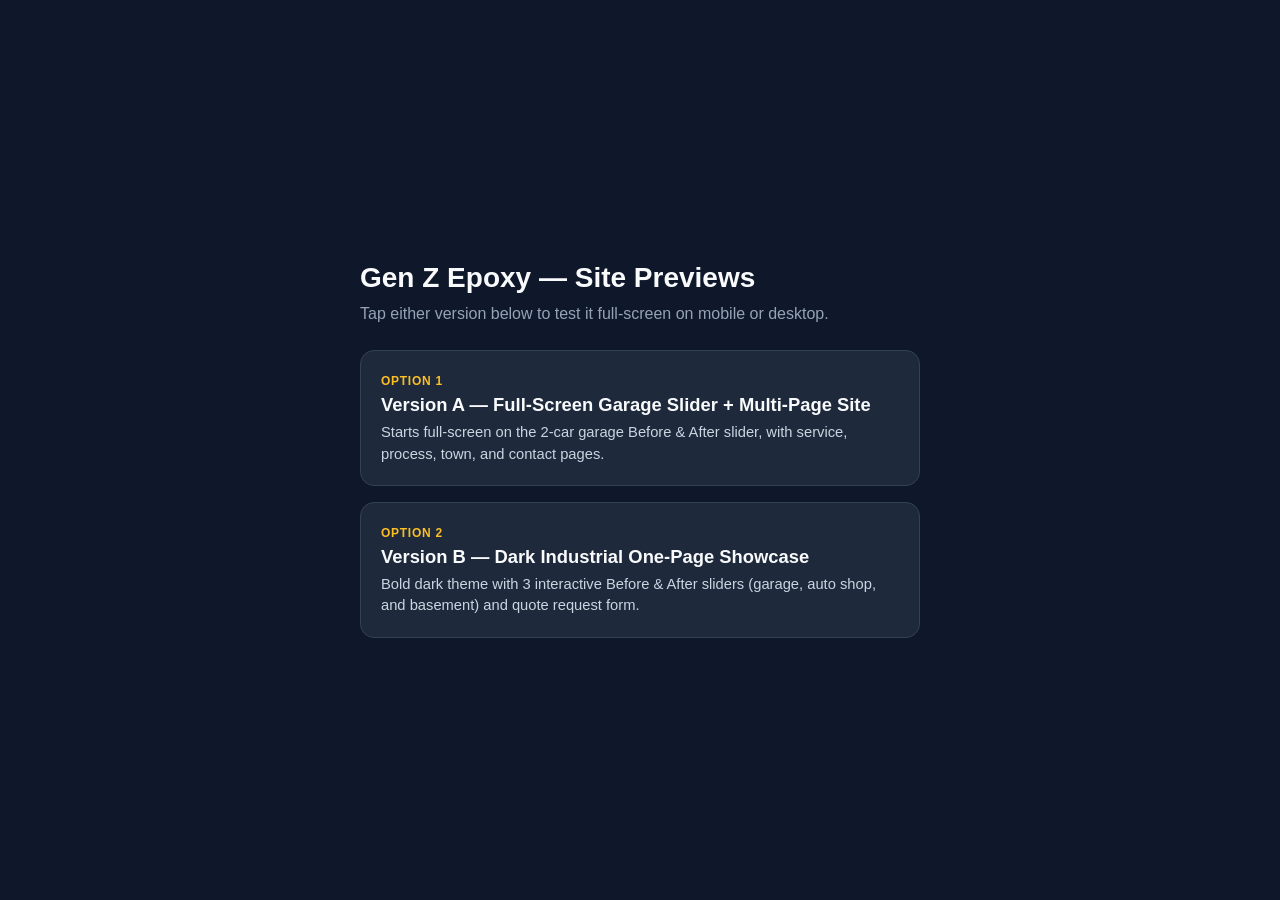
<file: index.html>
<!DOCTYPE html>
<html lang="en">
<head>
  <meta charset="UTF-8" />
  <meta name="viewport" content="width=device-width, initial-scale=1.0" />
  <meta name="robots" content="noindex, nofollow" />
  <title>Gen Z Epoxy — Website Previews</title>
  <style>
    * { box-sizing: border-box; margin: 0; padding: 0; }
    body {
      font-family: -apple-system, BlinkMacSystemFont, "Segoe UI", Roboto, sans-serif;
      background: #0f172a;
      color: #f8fafc;
      min-height: 100svh;
      display: flex;
      align-items: center;
      justify-content: center;
      padding: 24px;
    }
    .wrap { max-width: 560px; width: 100%; }
    h1 { font-size: 1.75rem; margin-bottom: 8px; }
    p.sub { color: #94a3b8; margin-bottom: 24px; line-height: 1.5; }
    .cards { display: grid; gap: 16px; }
    a.card {
      display: block;
      text-decoration: none;
      background: #1e293b;
      border: 1px solid #334155;
      border-radius: 14px;
      padding: 20px;
      color: #f8fafc;
      transition: border-color 0.15s ease, transform 0.15s ease;
    }
    a.card:hover { border-color: #f59e0b; transform: translateY(-2px); }
    .badge {
      display: inline-block;
      font-size: 0.75rem;
      font-weight: 700;
      text-transform: uppercase;
      letter-spacing: 0.06em;
      color: #fbbf24;
      margin-bottom: 6px;
    }
    .title { font-size: 1.15rem; font-weight: 700; margin-bottom: 6px; }
    .desc { font-size: 0.92rem; color: #cbd5e1; line-height: 1.45; }
  </style>
</head>
<body>
  <div class="wrap">
    <h1>Gen Z Epoxy — Site Previews</h1>
    <p class="sub">Tap either version below to test it full-screen on mobile or desktop.</p>
    <div class="cards">
      <a class="card" href="./version-a/">
        <div class="badge">Option 1</div>
        <div class="title">Version A — Full-Screen Garage Slider + Multi-Page Site</div>
        <div class="desc">Starts full-screen on the 2-car garage Before &amp; After slider, with service, process, town, and contact pages.</div>
      </a>
      <a class="card" href="./version-b/">
        <div class="badge">Option 2</div>
        <div class="title">Version B — Dark Industrial One-Page Showcase</div>
        <div class="desc">Bold dark theme with 3 interactive Before &amp; After sliders (garage, auto shop, and basement) and quote request form.</div>
      </a>
    </div>
  </div>
</body>
</html>
</file>
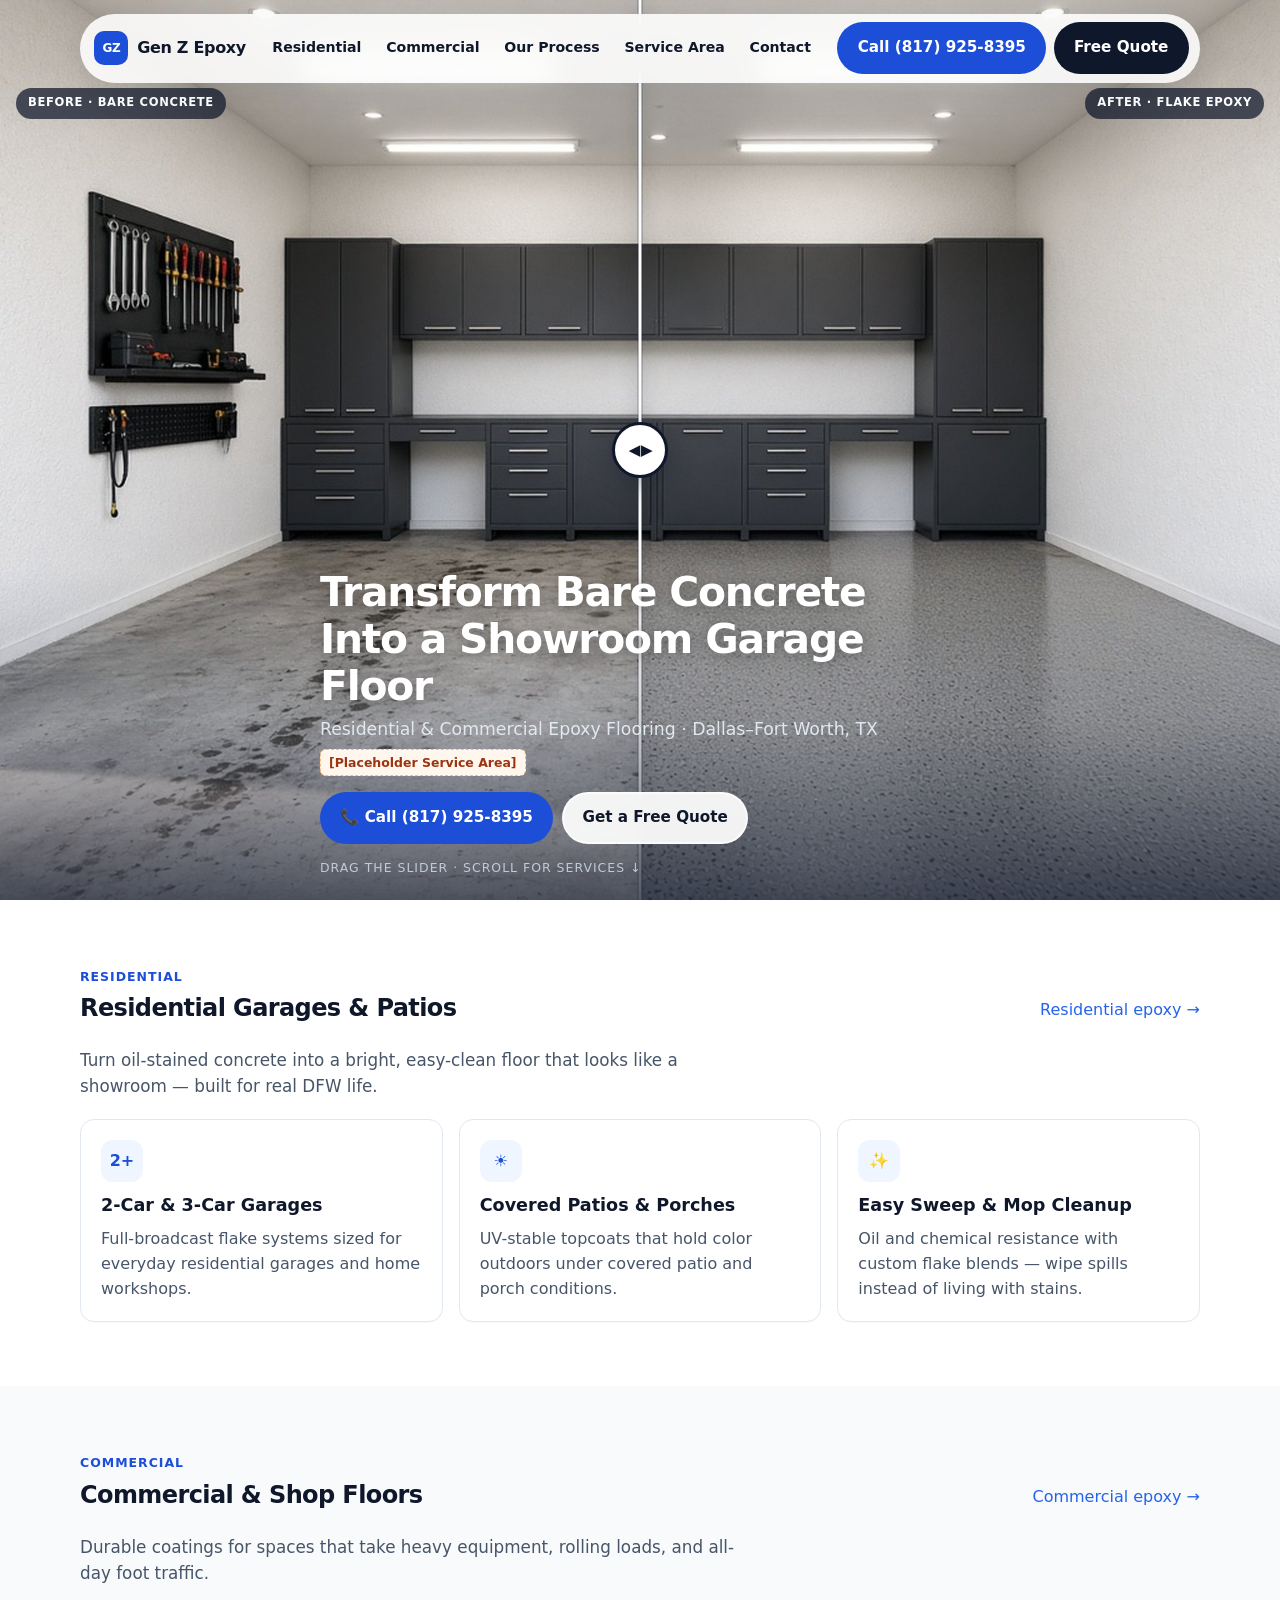
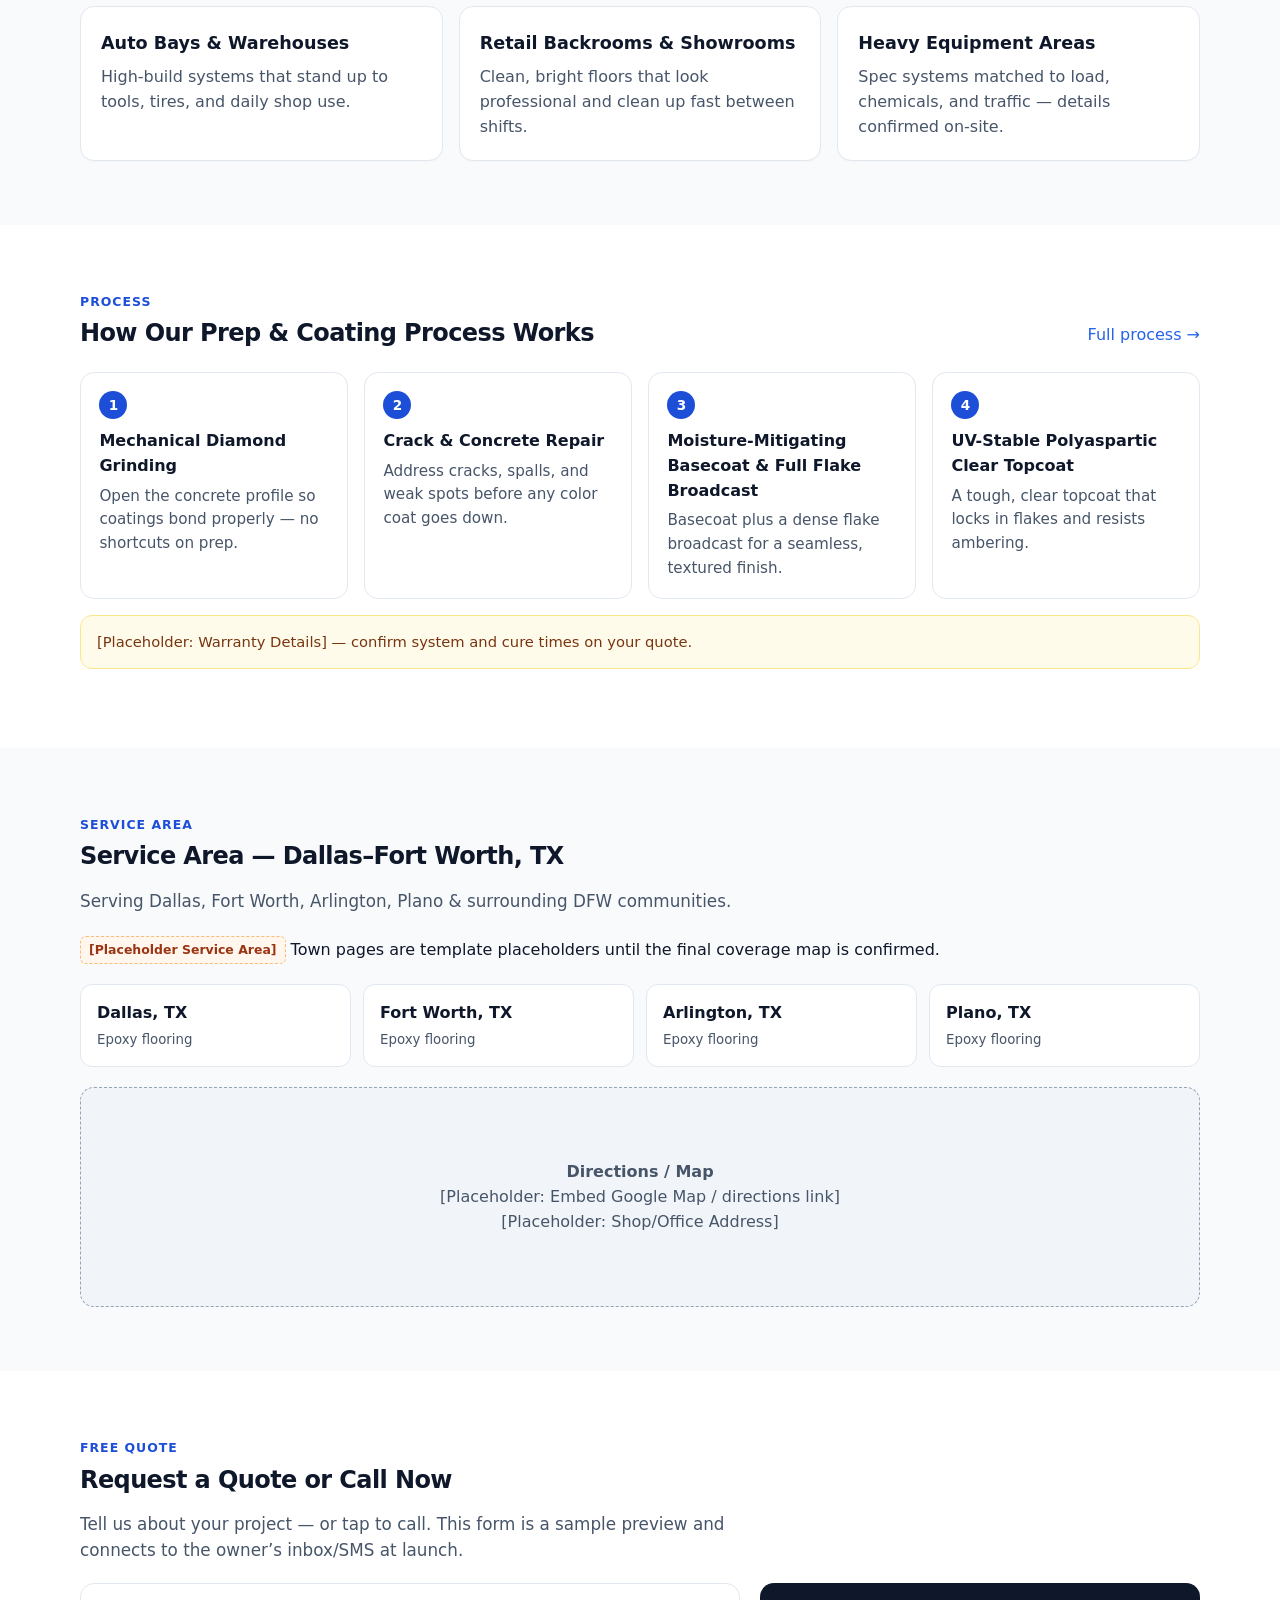
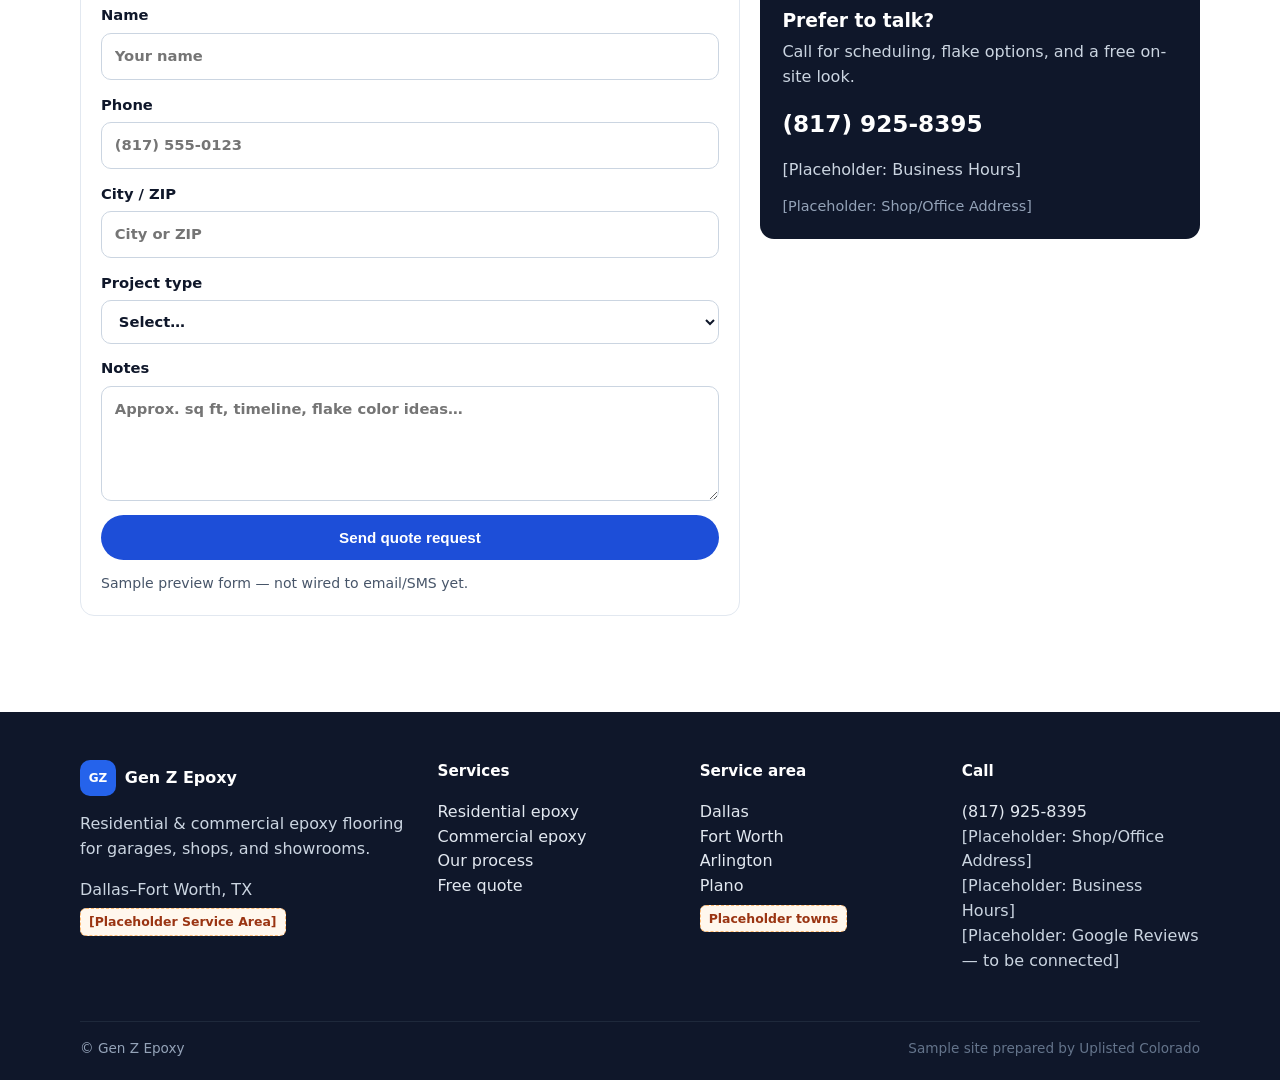
<file: version-a/index.html>
<!doctype html>
<html lang="en"><head><meta charset="utf-8"><meta name="viewport" content="width=device-width,initial-scale=1">
<title>Gen Z Epoxy | Residential &amp; Commercial Epoxy Flooring · Dallas–Fort Worth, TX</title><meta name="description" content="Proof-of-concept template for Gen Z Epoxy — residential and commercial epoxy flooring in Dallas–Fort Worth, TX. Call (817) 925-8395."><meta name="robots" content="noindex, nofollow"><!-- PREVIEW ONLY: remove at launch -->
<link rel="canonical" href="https://www.example-genzepoxy.com/">
<meta property="og:title" content="Gen Z Epoxy | Residential &amp; Commercial Epoxy Flooring · Dallas–Fort Worth, TX"><meta property="og:description" content="Proof-of-concept template for Gen Z Epoxy — residential and commercial epoxy flooring in Dallas–Fort Worth, TX. Call (817) 925-8395.">
<meta property="og:type" content="website"><meta property="og:image" content="https://www.example-genzepoxy.com/assets/garage-after.jpg">
<meta name="theme-color" content="#1d4ed8"><link rel="icon" href="assets/favicon.svg">
<link rel="stylesheet" href="assets/style.css">
<link rel="preload" as="image" href="assets/garage-before.jpg">
<link rel="preload" as="image" href="assets/garage-after.jpg">
<script type="application/ld+json">{"@context": "https://schema.org", "@type": "LocalBusiness", "@id": "https://www.example-genzepoxy.com/#business", "name": "Gen Z Epoxy", "url": "https://www.example-genzepoxy.com/", "telephone": "+18179258395", "areaServed": "Dallas–Fort Worth, TX", "description": "Residential and commercial epoxy flooring serving Dallas–Fort Worth, TX.", "priceRange": "[Placeholder]"}</script></head>
<body>

<main>
<section class="ba-hero" aria-label="Before and after garage floor comparison">
  <div class="ba-stage" id="ba-stage">
    <img class="ba-img ba-after" src="assets/garage-after.jpg" alt="After: speckled flake epoxy garage floor" width="1920" height="1080" draggable="false" decoding="async">
    <img class="ba-img ba-before" src="assets/garage-before.jpg" alt="Before: bare stained concrete garage floor" width="1920" height="1080" draggable="false" decoding="async">
    <div class="ba-divider" aria-hidden="true"></div>
    <button type="button" class="ba-handle" id="ba-handle" role="slider" tabindex="0"
      aria-label="Compare before and after garage floor" aria-valuemin="0" aria-valuemax="100" aria-valuenow="50">
      <span>◀ ▶</span>
    </button>
    <div class="ba-badge ba-badge-before" id="ba-badge-before">BEFORE · Bare Concrete</div>
    <div class="ba-badge ba-badge-after" id="ba-badge-after">AFTER · Flake Epoxy</div>
    <script>
    (function(){var s=document.getElementById('ba-stage');if(!s)return;try{if(window.matchMedia('(prefers-reduced-motion: reduce)').matches){s.style.setProperty('--pos','50%');return;}}catch(e){}s.style.setProperty('--pos','100%');})();
    </script>
  </div>

  <div class="ba-top">
    <div class="ba-top-inner">
      <a class="brand" href="index.html"><span class="brand-mark">GZ</span> Gen Z Epoxy</a>
      <nav class="ba-nav"><a href="residential-epoxy.html">Residential</a><a href="commercial-epoxy.html">Commercial</a><a href="process.html">Our Process</a><a href="#service-area">Service Area</a><a href="contact.html">Contact</a></nav>
      <div class="ba-actions">
        <a class="btn btn-blue" href="tel:+18179258395">Call (817) 925-8395</a>
        <a class="btn btn-dark" href="#quote">Free Quote</a>
        <button class="menu-btn" aria-label="Menu" type="button">☰</button>
      </div>
    </div>
    <nav class="mobile-nav"><a href="residential-epoxy.html">Residential</a><a href="commercial-epoxy.html">Commercial</a><a href="process.html">Our Process</a><a href="#service-area">Service Area</a><a href="contact.html">Contact</a><a href="tel:+18179258395">Call (817) 925-8395</a><a href="#quote">Free Quote</a></nav>
  </div>

  <div class="ba-copy">
    <div class="ba-copy-inner">
      <h1>Transform Bare Concrete Into a Showroom Garage Floor</h1>
      <p>Residential &amp; Commercial Epoxy Flooring · Dallas–Fort Worth, TX <span class="placeholder">[Placeholder Service Area]</span></p>
      <div class="ba-ctas">
        <a class="btn btn-blue" href="tel:+18179258395">📞 Call (817) 925-8395</a>
        <a class="btn btn-ghost" href="#quote">Get a Free Quote</a>
      </div>
      <div class="scroll-cue">Drag the slider · Scroll for services ↓</div>
    </div>
  </div>
</section>

<section class="section" id="residential">
  <div class="wrap">
    <p class="eyebrow">Residential</p>
    <div class="sec-head"><h2>Residential Garages &amp; Patios</h2><a href="residential-epoxy.html">Residential epoxy →</a></div>
    <p class="lead">Turn oil-stained concrete into a bright, easy-clean floor that looks like a showroom — built for real DFW life.</p>
    <div class="grid-3" style="margin-top:1.25rem">
      <article class="card"><div class="icon">2+</div><h3>2-Car &amp; 3-Car Garages</h3><p>Full-broadcast flake systems sized for everyday residential garages and home workshops.</p></article>
      <article class="card"><div class="icon">☀️</div><h3>Covered Patios &amp; Porches</h3><p>UV-stable topcoats that hold color outdoors under covered patio and porch conditions.</p></article>
      <article class="card"><div class="icon">✨</div><h3>Easy Sweep &amp; Mop Cleanup</h3><p>Oil and chemical resistance with custom flake blends — wipe spills instead of living with stains.</p></article>
    </div>
  </div>
</section>

<section class="section alt" id="commercial">
  <div class="wrap">
    <p class="eyebrow">Commercial</p>
    <div class="sec-head"><h2>Commercial &amp; Shop Floors</h2><a href="commercial-epoxy.html">Commercial epoxy →</a></div>
    <p class="lead">Durable coatings for spaces that take heavy equipment, rolling loads, and all-day foot traffic.</p>
    <div class="grid-3" style="margin-top:1.25rem">
      <article class="card"><h3>Auto Bays &amp; Warehouses</h3><p>High-build systems that stand up to tools, tires, and daily shop use.</p></article>
      <article class="card"><h3>Retail Backrooms &amp; Showrooms</h3><p>Clean, bright floors that look professional and clean up fast between shifts.</p></article>
      <article class="card"><h3>Heavy Equipment Areas</h3><p>Spec systems matched to load, chemicals, and traffic — details confirmed on-site.</p></article>
    </div>
  </div>
</section>

<section class="section" id="process">
  <div class="wrap">
    <p class="eyebrow">Process</p>
    <div class="sec-head"><h2>How Our Prep &amp; Coating Process Works</h2><a href="process.html">Full process →</a></div>
    <div class="steps">
      <article class="step"><div class="n">1</div><h3>Mechanical Diamond Grinding</h3><p>Open the concrete profile so coatings bond properly — no shortcuts on prep.</p></article>
      <article class="step"><div class="n">2</div><h3>Crack &amp; Concrete Repair</h3><p>Address cracks, spalls, and weak spots before any color coat goes down.</p></article>
      <article class="step"><div class="n">3</div><h3>Moisture-Mitigating Basecoat &amp; Full Flake Broadcast</h3><p>Basecoat plus a dense flake broadcast for a seamless, textured finish.</p></article>
      <article class="step"><div class="n">4</div><h3>UV-Stable Polyaspartic Clear Topcoat</h3><p>A tough, clear topcoat that locks in flakes and resists ambering.</p></article>
    </div>
    <p class="note-box">[Placeholder: Warranty Details] — confirm system and cure times on your quote.</p>
  </div>
</section>

<section class="section alt" id="service-area">
  <div class="wrap">
    <p class="eyebrow">Service area</p>
    <h2>Service Area — Dallas–Fort Worth, TX</h2>
    <p class="lead">Serving Dallas, Fort Worth, Arlington, Plano &amp; surrounding DFW communities.</p>
    <p><span class="placeholder">[Placeholder Service Area]</span> Town pages are template placeholders until the final coverage map is confirmed.</p>
    <div class="towns" style="margin-top:1.25rem">
      <a class="town" href="dallas-tx.html">Dallas, TX<small>Epoxy flooring</small></a><a class="town" href="fort-worth-tx.html">Fort Worth, TX<small>Epoxy flooring</small></a><a class="town" href="arlington-tx.html">Arlington, TX<small>Epoxy flooring</small></a><a class="town" href="plano-tx.html">Plano, TX<small>Epoxy flooring</small></a>
    </div>
    <div class="map-ph" style="margin-top:1.25rem">
      <div><strong>Directions / Map</strong><br>[Placeholder: Embed Google Map / directions link]<br>[Placeholder: Shop/Office Address]</div>
    </div>
  </div>
</section>

<section class="section" id="quote">
  <div class="wrap">
    <p class="eyebrow">Free quote</p>
    <h2>Request a Quote or Call Now</h2>
    <p class="lead">Tell us about your project — or tap to call. This form is a sample preview and connects to the owner’s inbox/SMS at launch.</p>
    <div class="quote-grid" style="margin-top:1.25rem">
      <form class="quote" id="quote-form" action="#" method="post">
        <label>Name<input name="name" autocomplete="name" required placeholder="Your name"></label>
        <label>Phone<input name="phone" type="tel" autocomplete="tel" required placeholder="(817) 555-0123"></label>
        <label>City / ZIP<input name="city" required placeholder="City or ZIP"></label>
        <label>Project type
          <select name="project" required>
            <option value="">Select…</option>
            <option>2-Car Garage</option>
            <option>3-Car Garage</option>
            <option>Patio / Porch</option>
            <option>Commercial / Shop</option>
          </select>
        </label>
        <label>Notes<textarea name="notes" rows="4" placeholder="Approx. sq ft, timeline, flake color ideas…"></textarea></label>
        <button class="btn btn-blue" type="submit">Send quote request</button>
        <p id="quote-note" class="note-box" hidden></p>
        <p style="margin:0;color:var(--muted);font-size:.88rem">Sample preview form — not wired to email/SMS yet.</p>
      </form>
      <aside class="call-card">
        <h3>Prefer to talk?</h3>
        <p>Call for scheduling, flake options, and a free on-site look.</p>
        <a class="big" href="tel:+18179258395">(817) 925-8395</a>
        <p style="margin:0 0 .75rem">[Placeholder: Business Hours]</p>
        <p style="margin:0;color:#94a3b8;font-size:.9rem">[Placeholder: Shop/Office Address]</p>
      </aside>
    </div>
  </div>
</section>
</main>

<footer class="site-footer"><div class="wrap fgrid">
<div><div class="flogo"><span class="brand-mark" style="width:36px;height:36px;border-radius:10px;background:#2563eb;display:grid;place-items:center;font-size:.75rem">GZ</span> Gen Z Epoxy</div>
<p>Residential &amp; commercial epoxy flooring for garages, shops, and showrooms.</p>
<p>Dallas–Fort Worth, TX <span class="placeholder">[Placeholder Service Area]</span></p></div>
<div><h4>Services</h4><p><a href="residential-epoxy.html">Residential epoxy</a><br>
<a href="commercial-epoxy.html">Commercial epoxy</a><br>
<a href="process.html">Our process</a><br>
<a href="contact.html">Free quote</a></p></div>
<div><h4>Service area</h4><p><a href="dallas-tx.html">Dallas</a><br><a href="fort-worth-tx.html">Fort Worth</a><br><a href="arlington-tx.html">Arlington</a><br><a href="plano-tx.html">Plano</a><br><span class="placeholder">Placeholder towns</span></p></div>
<div><h4>Call</h4><p><a href="tel:+18179258395">(817) 925-8395</a><br>
[Placeholder: Shop/Office Address]<br>[Placeholder: Business Hours]<br>[Placeholder: Google Reviews — to be connected]</p></div>
</div>
<div class="wrap fine"><span>© Gen Z Epoxy</span><span class="sample-note">Sample site prepared by Uplisted Colorado</span></div></footer>
<a class="mobile-call" href="tel:+18179258395">📞 Call (817) 925-8395</a>

<script src="assets/site.js" defer></script></body></html>
</file>
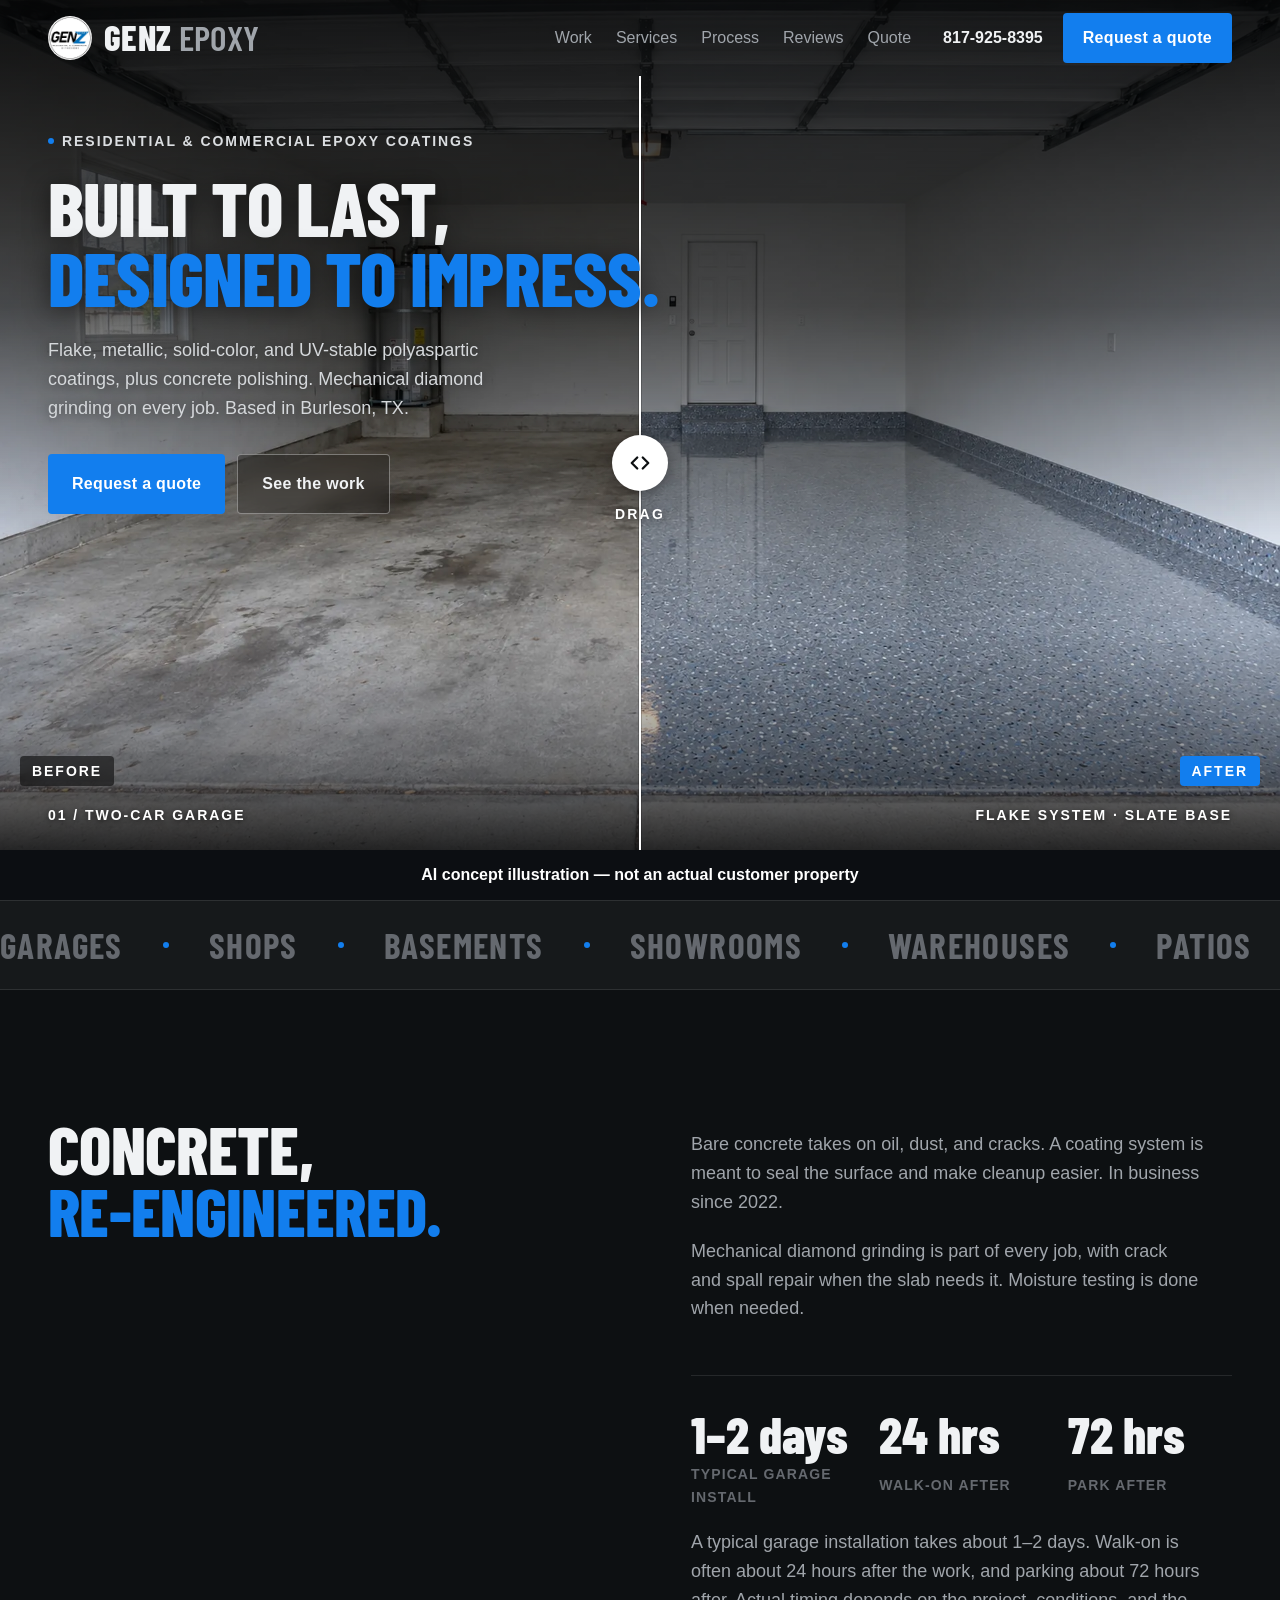
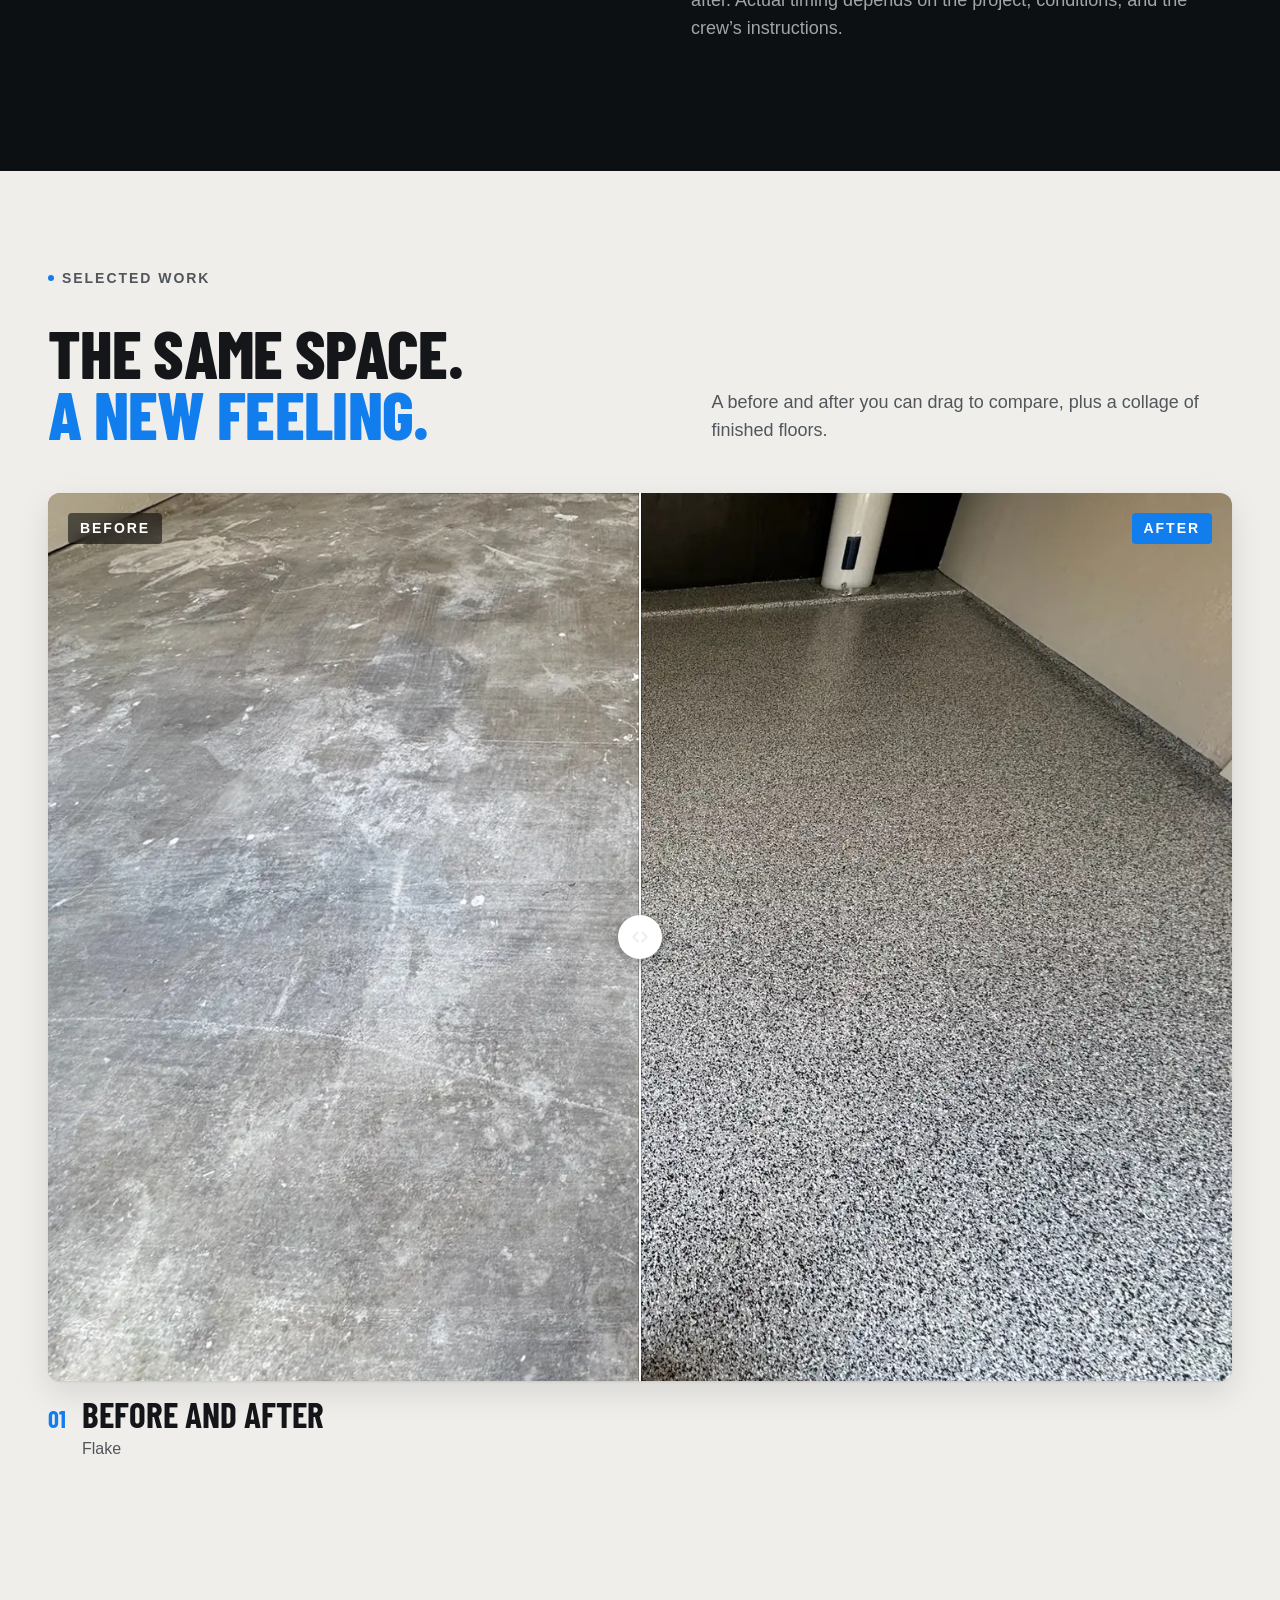
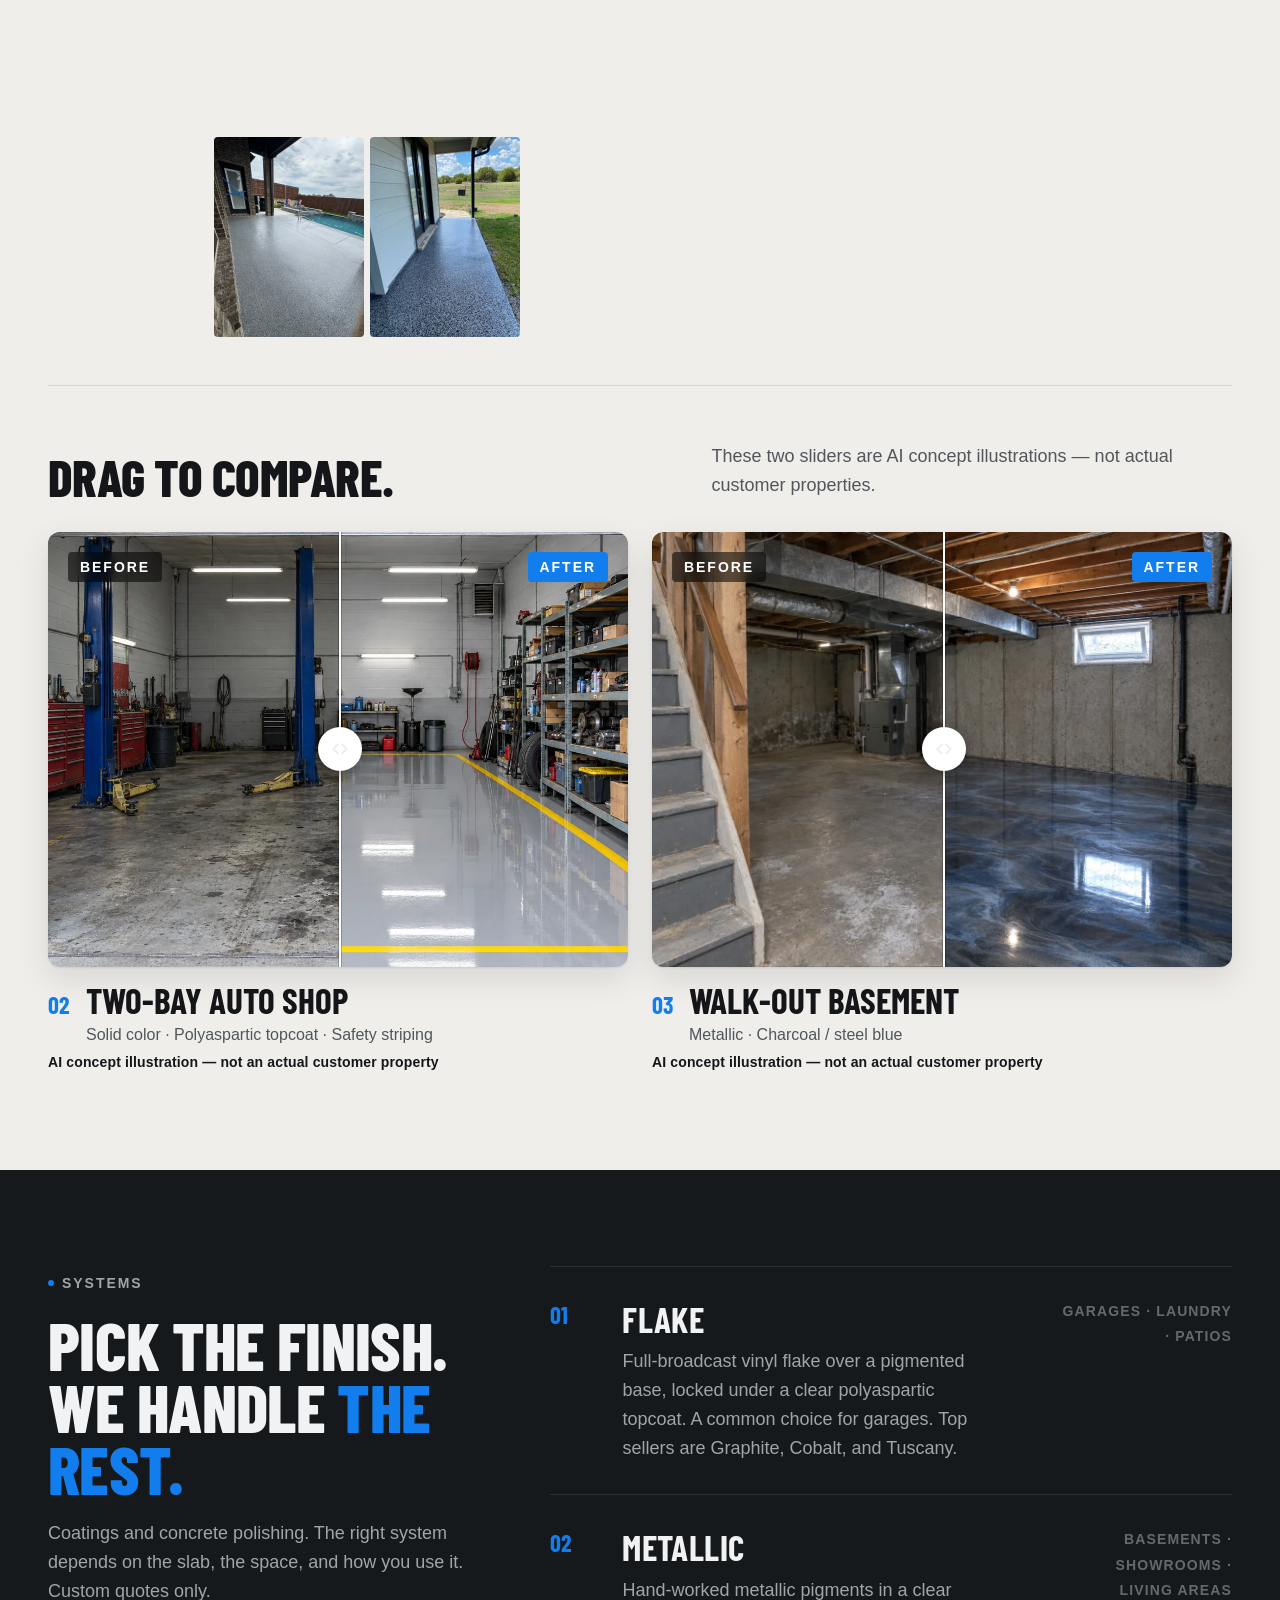
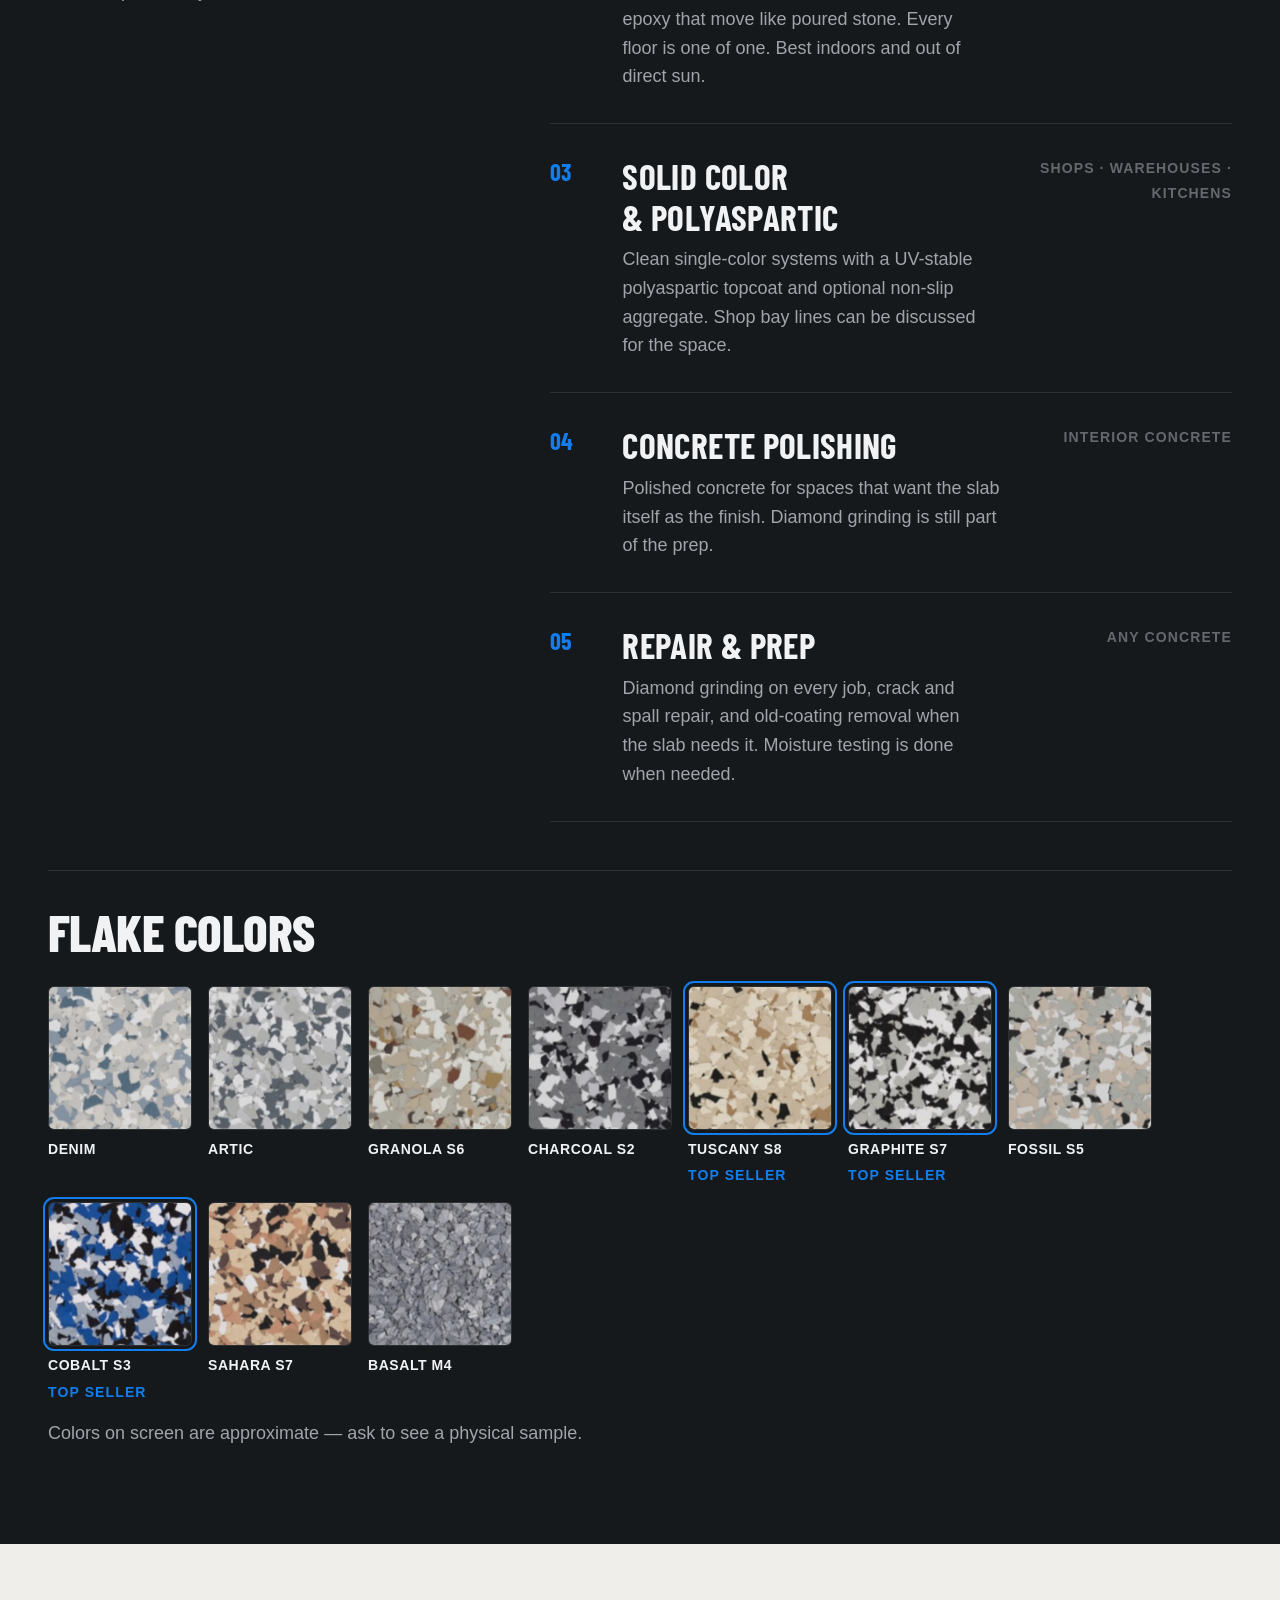
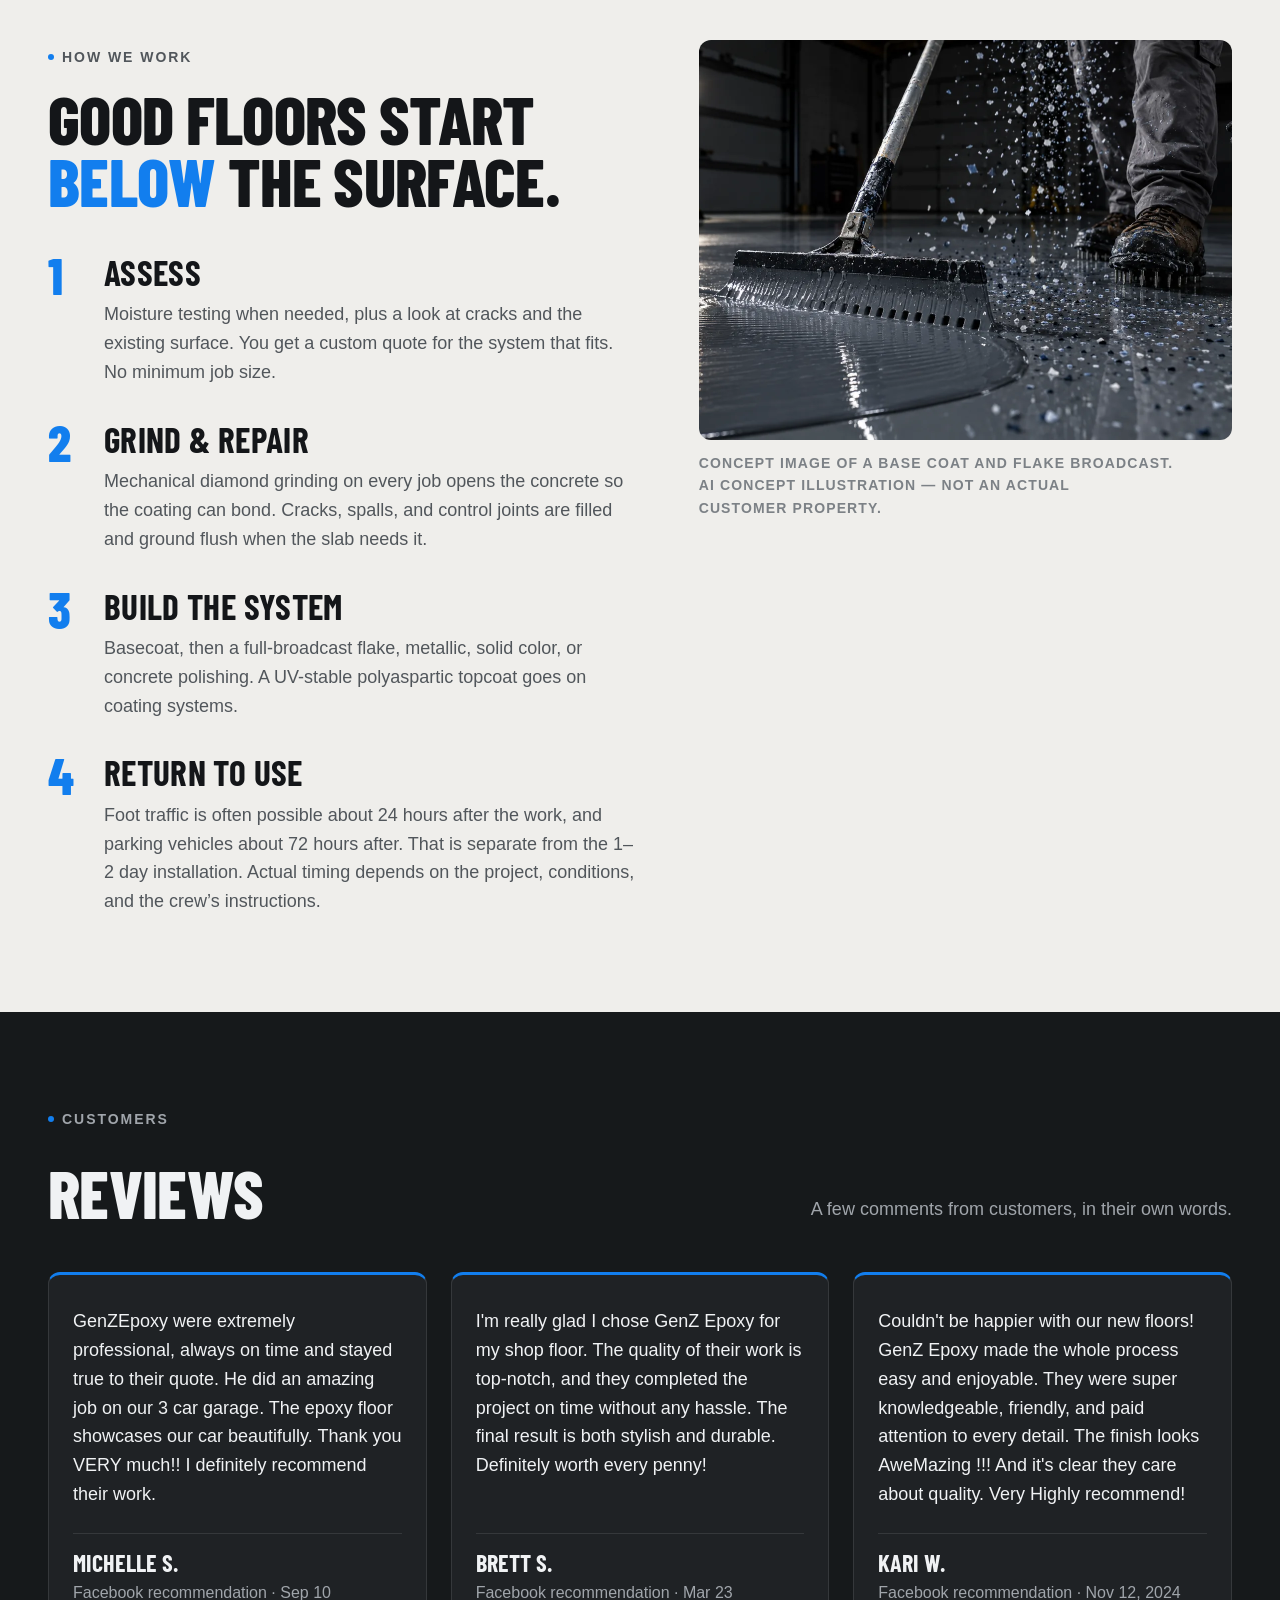
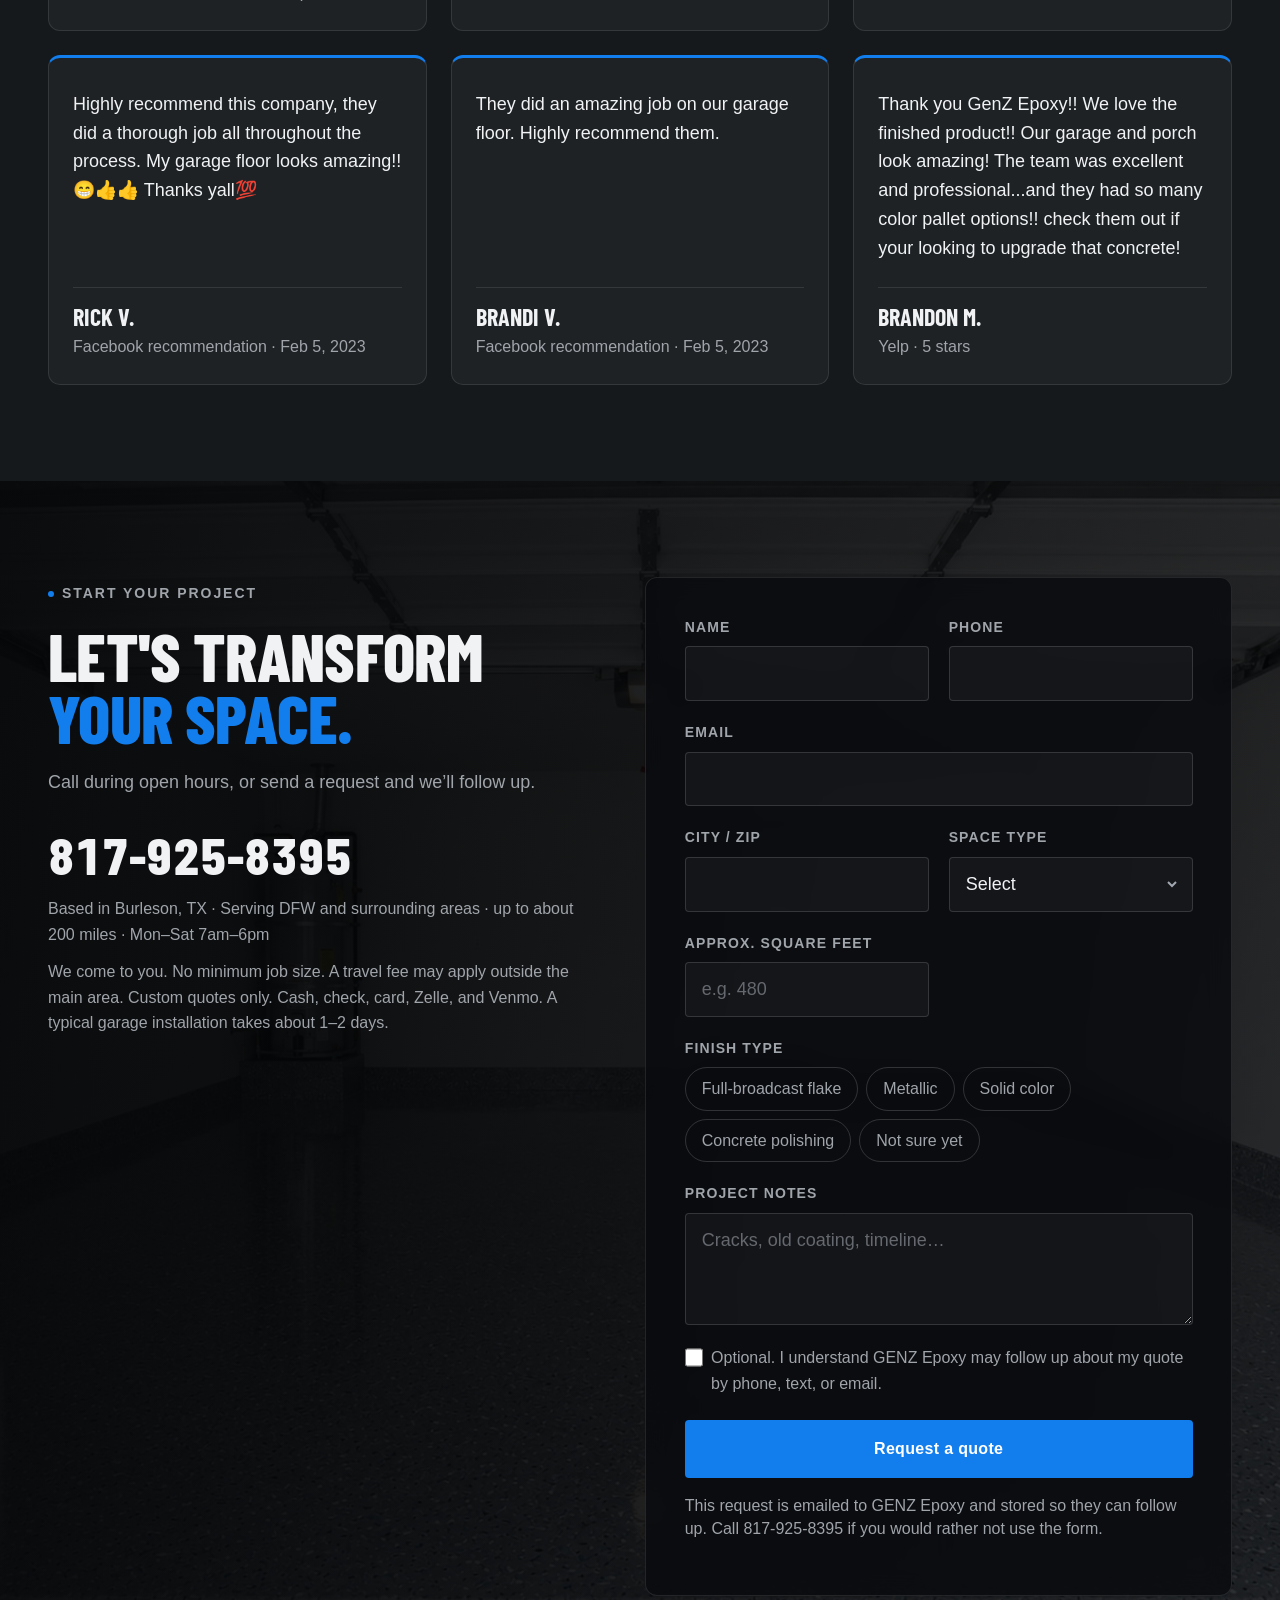
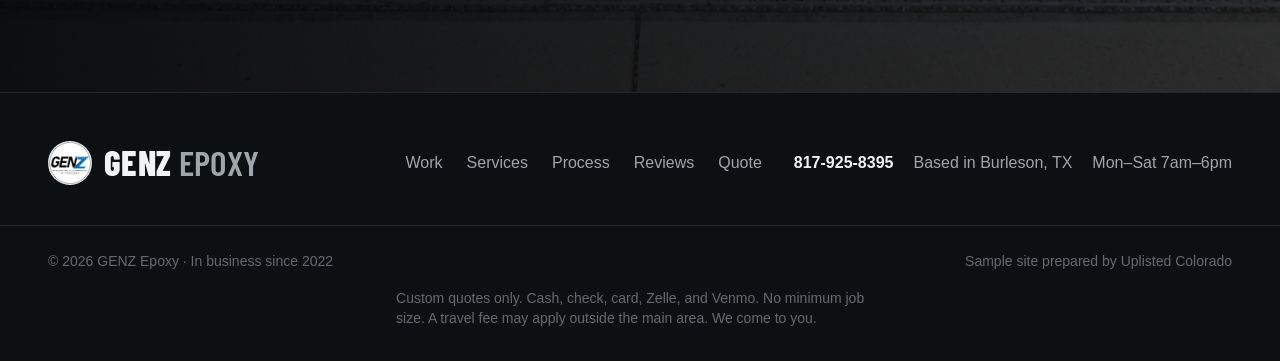
<file: version-b/index.html>
<!doctype html>
<html lang="en">
  <head>
    <meta name="robots" content="noindex, nofollow" />

    <meta charset="utf-8" />
    <meta name="viewport" content="width=device-width, initial-scale=1" />
    <title>GENZ Epoxy — Built to last, designed to impress.</title>
    <meta
      name="description"
      content="Built to last, designed to impress. Service-area epoxy flooring and concrete polishing based in Burleson, TX. Serving DFW and surrounding areas. Mon–Sat 7am–6pm."
    />
    <meta property="og:title" content="GENZ Epoxy — Built to last, designed to impress." />
    <meta property="og:description" content="Built to last, designed to impress. Service-area epoxy flooring and concrete polishing based in Burleson, TX." />
    <meta property="og:image" content="./assets/after-garage.webp" />
    <link rel="icon" type="image/png" href="./assets/favicon.png" />
    <script type="application/ld+json">
      {
        "@context": "https://schema.org",
        "@type": "ProfessionalService",
        "name": "GENZ Epoxy",
        "slogan": "Built to last, designed to impress.",
        "telephone": "+18179258395",
        "description": "Built to last, designed to impress. Service-area epoxy flooring and concrete polishing based in Burleson, TX, serving Dallas–Fort Worth and surrounding areas.",
        "areaServed": "Burleson, TX; Dallas–Fort Worth and surrounding areas",
        "openingHours": "Mo-Sa 07:00-18:00",
        "foundingDate": "2022",
        "paymentAccepted": "Cash, Check, Card, Zelle, Venmo"
      }
    </script>

    <link rel="preconnect" href="https://fonts.googleapis.com" />
    <link rel="preconnect" href="https://fonts.gstatic.com" crossorigin />
    <link
      href="https://fonts.googleapis.com/css2?family=Barlow+Condensed:wght@600;700;800&display=swap"
      rel="stylesheet"
    />
    <link href="https://api.fontshare.com/v2/css?f[]=satoshi@400,500,700&display=swap" rel="stylesheet" />

    <link rel="preload" as="image" href="./assets/after-garage.webp" />
    <link rel="preload" as="image" href="./assets/before-garage.webp" />
    <link rel="stylesheet" href="./base.css?v=r22" />
    <link rel="stylesheet" href="./style.css?v=r22" />
  </head>
  <body>
    <a class="skip-link" href="#main">Skip to content</a>

    <header class="site-header" id="top">
      <div class="container header-inner">
        <a class="brand" href="#top" aria-label="GENZ Epoxy home">
          <img class="brand-mark" src="./assets/logo.webp" alt="" width="44" height="44" />
          <span class="brand-name">GENZ <span>Epoxy</span></span>
        </a>
        <nav class="site-nav" aria-label="Primary">
          <a href="#work">Work</a>
          <a href="#services">Services</a>
          <a href="#process">Process</a>
          <a href="#reviews">Reviews</a>
          <a href="#quote">Quote</a>
        </nav>
        <div class="header-actions">
          <a class="header-phone" href="tel:+18179258395">817-925-8395</a>
          <a class="btn btn-primary" href="#quote">Request a quote</a>
        </div>
        <button class="menu-toggle" aria-expanded="false" aria-controls="mobile-nav" aria-label="Open menu">
          <span></span><span></span>
        </button>
      </div>
      <nav class="mobile-nav" id="mobile-nav" aria-label="Mobile" hidden>
        <a href="#work">Work</a>
        <a href="#services">Services</a>
        <a href="#process">Process</a>
        <a href="#reviews">Reviews</a>
        <a href="tel:+18179258395">Call 817-925-8395</a>
        <a class="btn btn-primary" href="#quote">Request a quote</a>
      </nav>
    </header>

    <main id="main">
      <section class="hero" aria-labelledby="hero-title">
        <div class="compare compare-hero" data-compare data-autoplay>
          <img
            class="compare-after"
            src="./assets/after-garage.webp"
            alt="Concept illustration of a two-car garage with a glossy slate-gray flake floor"
            width="1920"
            height="1280"
            fetchpriority="high"
          />
          <div class="compare-before-wrap">
            <img
              class="compare-before"
              src="./assets/before-garage.webp"
              alt="Concept illustration of the same two-car garage with stained and cracked bare concrete"
              width="1920"
              height="1280"
              fetchpriority="high"
            />
          </div>
          <span class="compare-label compare-label-before" aria-hidden="true">Before</span>
          <span class="compare-label compare-label-after" aria-hidden="true">After</span>
          <div class="compare-handle" aria-hidden="true">
            <span class="compare-handle-grip">
              <svg width="22" height="22" viewBox="0 0 24 24" fill="none" stroke="currentColor" stroke-width="2.5" stroke-linecap="round" stroke-linejoin="round"><path d="M9 6l-6 6 6 6M15 6l6 6-6 6"/></svg>
            </span>
            <span class="compare-hint">Drag</span>
          </div>
          <input
            class="compare-range"
            type="range"
            min="0"
            max="100"
            value="50"
            step="0.1"
            aria-label="Before and after comparison slider. Drag left to see the finished floor, right to see the original concrete."
          />
        </div>
        <p class="hero-ai-note">AI concept illustration — not an actual customer property</p>

        <div class="hero-content container">
          <p class="kicker"><span class="dot"></span>Residential &amp; commercial epoxy coatings</p>
          <h1 class="display" id="hero-title">
            Built to last,<br /><em>designed to impress.</em>
          </h1>
          <p class="hero-sub">
            Flake, metallic, solid-color, and UV-stable polyaspartic coatings, plus concrete polishing. Mechanical diamond grinding on every job. Based in Burleson, TX.
          </p>
          <div class="hero-actions">
            <a class="btn btn-primary btn-lg" href="#quote">Request a quote</a>
            <a class="btn btn-ghost btn-lg" href="#work">See the work</a>
          </div>
        </div>
        <div class="hero-meta container" aria-hidden="true">
          <span>01 / Two-car garage</span>
          <span>Flake system · Slate base</span>
        </div>
      </section>

      <div class="ticker" aria-hidden="true">
        <div class="ticker-track">
          <span>Garages</span><span>Shops</span><span>Basements</span><span>Showrooms</span><span>Warehouses</span><span>Patios</span><span>Flake</span><span>Metallic</span><span>Polyaspartic</span><span>Solid color</span><span>Polishing</span>
          <span>Garages</span><span>Shops</span><span>Basements</span><span>Showrooms</span><span>Warehouses</span><span>Patios</span><span>Flake</span><span>Metallic</span><span>Polyaspartic</span><span>Solid color</span><span>Polishing</span>
        </div>
      </div>

      <section class="statement container" aria-labelledby="statement-title">
        <h2 class="display-md" id="statement-title">Concrete,<br /><em>re-engineered.</em></h2>
        <div class="statement-body">
          <p>
            Bare concrete takes on oil, dust, and cracks. A coating system is meant to seal the surface and make cleanup easier. In business since 2022.
          </p>
          <p>
            Mechanical diamond grinding is part of every job, with crack and spall repair when the slab needs it. Moisture testing is done when needed.
          </p>
          <ul class="stat-row" role="list">
            <li><strong>1–2 days</strong><span>Typical garage install</span></li>
            <li><strong>24 hrs</strong><span>Walk-on after</span></li>
            <li><strong>72 hrs</strong><span>Park after</span></li>
          </ul>
          <p>
            A typical garage installation takes about 1–2 days. Walk-on is often about 24 hours after the work, and parking about 72 hours after. Actual timing depends on the project, conditions, and the crew’s instructions.
          </p>
        </div>
      </section>

      <section class="work section-light" id="work" aria-labelledby="work-title">
        <div class="container">
          <div class="section-head">
            <p class="kicker"><span class="dot"></span>Selected work</p>
            <h2 class="display-md" id="work-title">The same space.<br /><em>A new feeling.</em></h2>
            <p class="section-lede">A before and after you can drag to compare, plus a collage of finished floors.</p>
          </div>

          <figure class="work-item work-item-feature">
            <div class="compare" data-compare>
              <img class="compare-after" src="./assets/photos/photo-4422-after.webp" alt="Finished gray flake epoxy floor in an empty garage" width="1440" height="1080" decoding="async" />
              <div class="compare-before-wrap">
                <img class="compare-before compare-floor" src="./assets/photos/photo-4388-before.webp" alt="Bare, stained concrete floor in a garage before coating" width="1200" height="1600" decoding="async" />
              </div>
              <span class="compare-label compare-label-before" aria-hidden="true">Before</span>
              <span class="compare-label compare-label-after" aria-hidden="true">After</span>
              <div class="compare-handle" aria-hidden="true">
                <span class="compare-handle-grip">
                  <svg width="18" height="18" viewBox="0 0 24 24" fill="none" stroke="currentColor" stroke-width="2.5" stroke-linecap="round" stroke-linejoin="round"><path d="M9 6l-6 6 6 6M15 6l6 6-6 6"/></svg>
                </span>
              </div>
              <input class="compare-range" type="range" min="0" max="100" value="50" step="0.1" aria-label="Before and after comparison of a garage floor, from stained concrete to a finished flake coating" />
            </div>
            <figcaption>
              <span class="work-index">01</span>
              <span class="work-title">Before and after</span>
              <span class="work-tag">Flake</span>
            </figcaption>
          </figure>

          <div class="photo-collage" aria-label="Finished epoxy floors">
            <figure class="collage-item" style="--w:1200;--h:1600" tabindex="0" role="button" aria-pressed="false">
              <img src="./assets/photos/photo-5711.webp" alt="Dark flake epoxy garage floor with hexagonal ceiling lights" width="1200" height="1600" decoding="async" />
            </figure>
            <figure class="collage-item" style="--w:1200;--h:1600" tabindex="0" role="button" aria-pressed="false">
              <img src="./assets/photos/photo-5317.webp" alt="Covered stone porch with a finished gray flake epoxy floor" width="1200" height="1600" loading="lazy" decoding="async" />
            </figure>
            <figure class="collage-item" style="--w:1200;--h:1600" tabindex="0" role="button" aria-pressed="false">
              <img src="./assets/photos/photo-2175.webp" alt="Large shop with a gray flake epoxy floor and open bay doors at dusk" width="1200" height="1600" loading="lazy" decoding="async" />
            </figure>
            <figure class="collage-item" style="--w:1200;--h:1600" tabindex="0" role="button" aria-pressed="false">
              <img src="./assets/photos/photo-1441.webp" alt="Finished flake epoxy floor in a room with a stone wall and glass doors" width="1200" height="1600" loading="lazy" decoding="async" />
            </figure>
            <figure class="collage-item" style="--w:1200;--h:1600" tabindex="0" role="button" aria-pressed="false">
              <img src="./assets/photos/photo-7935.webp" alt="Empty garage with a finished gray flake epoxy floor" width="1200" height="1600" loading="lazy" decoding="async" />
            </figure>
            <figure class="collage-item" style="--w:1200;--h:1600" tabindex="0" role="button" aria-pressed="false">
              <img src="./assets/photos/photo-4083.webp" alt="Patio with a finished flake epoxy floor beside a pool" width="1200" height="1600" loading="lazy" decoding="async" />
            </figure>
            <figure class="collage-item" style="--w:1200;--h:1600" tabindex="0" role="button" aria-pressed="false">
              <img src="./assets/photos/photo-5311.webp" alt="Side patio with a finished flake epoxy floor along a house" width="1200" height="1600" loading="lazy" decoding="async" />
            </figure>
            <figure class="collage-item" style="--w:1200;--h:1600" tabindex="0" role="button" aria-pressed="false">
              <img src="./assets/photos/photo-9920.webp" alt="Installer broadcasting flake onto a garage floor" width="1200" height="1600" loading="lazy" decoding="async" />
            </figure>
            <figure class="collage-item" style="--w:1200;--h:1600" tabindex="0" role="button" aria-pressed="false">
              <img src="./assets/photos/photo-0523.webp" alt="Garage flake floor during installation, with a broom in the foreground" width="1200" height="1600" loading="lazy" decoding="async" />
            </figure>
            <figure class="collage-item" style="--w:1200;--h:1600" tabindex="0" role="button" aria-pressed="false">
              <img src="./assets/photos/photo-4104.webp" alt="Lit garage with a finished flake epoxy floor, seen from the driveway at dusk" width="1200" height="1600" loading="lazy" decoding="async" />
            </figure>
          </div>

          <div class="work-concepts">
            <div class="section-head section-head-sub">
              <h3 class="display-sm" id="concepts-title">Drag to compare.</h3>
              <p class="section-lede">These two sliders are AI concept illustrations — not actual customer properties.</p>
            </div>
            <div class="work-grid">
            <figure class="work-item">
              <div class="compare" data-compare>
                <img class="compare-after" src="./assets/after-shop.webp" alt="Concept illustration of an auto shop bay with a light-gray solid-color floor and yellow bay lines" width="1200" height="800" decoding="async" />
                <div class="compare-before-wrap">
                  <img class="compare-before" src="./assets/before-shop.webp" alt="Concept illustration of the same auto shop bay with worn concrete" width="1200" height="800" decoding="async" />
                </div>
                <span class="compare-label compare-label-before" aria-hidden="true">Before</span>
                <span class="compare-label compare-label-after" aria-hidden="true">After</span>
                <div class="compare-handle" aria-hidden="true">
                  <span class="compare-handle-grip">
                    <svg width="18" height="18" viewBox="0 0 24 24" fill="none" stroke="currentColor" stroke-width="2.5" stroke-linecap="round" stroke-linejoin="round"><path d="M9 6l-6 6 6 6M15 6l6 6-6 6"/></svg>
                  </span>
                </div>
                <input class="compare-range" type="range" min="0" max="100" value="50" step="0.1" aria-label="Before and after comparison: auto shop bay" />
              </div>
              <figcaption>
                <span class="work-index">02</span>
                <span class="work-title">Two-bay auto shop</span>
                <span class="work-tag">Solid color · Polyaspartic topcoat · Safety striping</span>
                <span class="ai-caption">AI concept illustration — not an actual customer property</span>
              </figcaption>
            </figure>

            <figure class="work-item">
              <div class="compare" data-compare>
                <img class="compare-after" src="./assets/after-basement.webp" alt="Concept illustration of a basement with a charcoal and steel-blue metallic floor" width="1200" height="900" decoding="async" />
                <div class="compare-before-wrap">
                  <img class="compare-before" src="./assets/before-basement.webp" alt="Concept illustration of the same basement with dusty cracked concrete" width="1200" height="900" decoding="async" />
                </div>
                <span class="compare-label compare-label-before" aria-hidden="true">Before</span>
                <span class="compare-label compare-label-after" aria-hidden="true">After</span>
                <div class="compare-handle" aria-hidden="true">
                  <span class="compare-handle-grip">
                    <svg width="18" height="18" viewBox="0 0 24 24" fill="none" stroke="currentColor" stroke-width="2.5" stroke-linecap="round" stroke-linejoin="round"><path d="M9 6l-6 6 6 6M15 6l6 6-6 6"/></svg>
                  </span>
                </div>
                <input class="compare-range" type="range" min="0" max="100" value="50" step="0.1" aria-label="Before and after comparison: basement" />
              </div>
              <figcaption>
                <span class="work-index">03</span>
                <span class="work-title">Walk-out basement</span>
                <span class="work-tag">Metallic · Charcoal / steel blue</span>
                <span class="ai-caption">AI concept illustration — not an actual customer property</span>
              </figcaption>
            </figure>
          </div>
          </div>
        </div>
      </section>

      <section class="services" id="services" aria-labelledby="services-title">
        <div class="container services-inner">
          <div class="services-intro">
            <p class="kicker"><span class="dot"></span>Systems</p>
            <h2 class="display-md" id="services-title">Pick the finish.<br />We handle <em>the rest.</em></h2>
            <p class="section-lede">Coatings and concrete polishing. The right system depends on the slab, the space, and how you use it. Custom quotes only.</p>
          </div>
          <ol class="service-list" role="list">
            <li class="service-row">
              <span class="service-num">01</span>
              <div class="service-body">
                <h3>Flake</h3>
                <p>Full-broadcast vinyl flake over a pigmented base, locked under a clear polyaspartic topcoat. A common choice for garages. Top sellers are Graphite, Cobalt, and Tuscany.</p>
              </div>
              <span class="service-meta">Garages · Laundry · Patios</span>
            </li>
            <li class="service-row">
              <span class="service-num">02</span>
              <div class="service-body">
                <h3>Metallic</h3>
                <p>Hand-worked metallic pigments in a clear epoxy that move like poured stone. Every floor is one of one. Best indoors and out of direct sun.</p>
              </div>
              <span class="service-meta">Basements · Showrooms · Living areas</span>
            </li>
            <li class="service-row">
              <span class="service-num">03</span>
              <div class="service-body">
                <h3>Solid color &amp; polyaspartic</h3>
                <p>Clean single-color systems with a UV-stable polyaspartic topcoat and optional non-slip aggregate. Shop bay lines can be discussed for the space.</p>
              </div>
              <span class="service-meta">Shops · Warehouses · Kitchens</span>
            </li>
            <li class="service-row">
              <span class="service-num">04</span>
              <div class="service-body">
                <h3>Concrete polishing</h3>
                <p>Polished concrete for spaces that want the slab itself as the finish. Diamond grinding is still part of the prep.</p>
              </div>
              <span class="service-meta">Interior concrete</span>
            </li>
            <li class="service-row">
              <span class="service-num">05</span>
              <div class="service-body">
                <h3>Repair &amp; prep</h3>
                <p>Diamond grinding on every job, crack and spall repair, and old-coating removal when the slab needs it. Moisture testing is done when needed.</p>
              </div>
              <span class="service-meta">Any concrete</span>
            </li>
          </ol>
        </div>
        <div class="container">
          <div class="color-block" id="colors">
            <h3>Flake colors</h3>
            <div class="swatch-grid">
              <figure class="swatch">
                <picture>
                  <source srcset="./assets/colors/denim.webp" type="image/webp" />
                  <img src="./assets/colors/denim.jpg" alt="DENIM" width="400" height="400" />
                </picture>
                <figcaption>DENIM</figcaption>
              </figure>
              <figure class="swatch">
                <picture>
                  <source srcset="./assets/colors/artic.webp" type="image/webp" />
                  <img src="./assets/colors/artic.jpg" alt="ARTIC" width="400" height="400" />
                </picture>
                <figcaption>ARTIC</figcaption>
              </figure>
              <figure class="swatch">
                <picture>
                  <source srcset="./assets/colors/granola-s6.webp" type="image/webp" />
                  <img src="./assets/colors/granola-s6.jpg" alt="GRANOLA S6" width="400" height="400" />
                </picture>
                <figcaption>GRANOLA S6</figcaption>
              </figure>
              <figure class="swatch">
                <picture>
                  <source srcset="./assets/colors/charcoal-s2.webp" type="image/webp" />
                  <img src="./assets/colors/charcoal-s2.jpg" alt="CHARCOAL S2" width="400" height="400" />
                </picture>
                <figcaption>CHARCOAL S2</figcaption>
              </figure>
              <figure class="swatch swatch-top">
                <picture>
                  <source srcset="./assets/colors/tuscany-s8.webp" type="image/webp" />
                  <img src="./assets/colors/tuscany-s8.jpg" alt="TUSCANY S8" width="400" height="400" />
                </picture>
                <figcaption>TUSCANY S8<span class="top-flag">Top seller</span></figcaption>
              </figure>
              <figure class="swatch swatch-top">
                <picture>
                  <source srcset="./assets/colors/graphite-s7.webp" type="image/webp" />
                  <img src="./assets/colors/graphite-s7.jpg" alt="GRAPHITE S7" width="400" height="400" />
                </picture>
                <figcaption>GRAPHITE S7<span class="top-flag">Top seller</span></figcaption>
              </figure>
              <figure class="swatch">
                <picture>
                  <source srcset="./assets/colors/fossil-s5.webp" type="image/webp" />
                  <img src="./assets/colors/fossil-s5.jpg" alt="FOSSIL S5" width="400" height="400" />
                </picture>
                <figcaption>FOSSIL S5</figcaption>
              </figure>
              <figure class="swatch swatch-top">
                <picture>
                  <source srcset="./assets/colors/cobalt-s3.webp" type="image/webp" />
                  <img src="./assets/colors/cobalt-s3.jpg" alt="COBALT S3" width="400" height="400" />
                </picture>
                <figcaption>COBALT S3<span class="top-flag">Top seller</span></figcaption>
              </figure>
              <figure class="swatch">
                <picture>
                  <source srcset="./assets/colors/sahara-s7.webp" type="image/webp" />
                  <img src="./assets/colors/sahara-s7.jpg" alt="SAHARA S7" width="400" height="400" />
                </picture>
                <figcaption>SAHARA S7</figcaption>
              </figure>
              <figure class="swatch">
                <picture>
                  <source srcset="./assets/colors/basalt-m4.webp" type="image/webp" />
                  <img src="./assets/colors/basalt-m4.jpg" alt="BASALT M4" width="400" height="400" />
                </picture>
                <figcaption>BASALT M4</figcaption>
              </figure>
            </div>
            <p>Colors on screen are approximate — ask to see a physical sample.</p>
          </div>
        </div>
      </section>

      <section class="process section-light" id="process" aria-labelledby="process-title">
        <div class="container process-inner">
          <div class="process-copy">
            <p class="kicker"><span class="dot"></span>How we work</p>
            <h2 class="display-md" id="process-title">Good floors start <em>below</em> the surface.</h2>
            <ol class="steps" role="list">
              <li>
                <span class="step-num">1</span>
                <div>
                  <h3>Assess</h3>
                  <p>Moisture testing when needed, plus a look at cracks and the existing surface. You get a custom quote for the system that fits. No minimum job size.</p>
                </div>
              </li>
              <li>
                <span class="step-num">2</span>
                <div>
                  <h3>Grind &amp; repair</h3>
                  <p>Mechanical diamond grinding on every job opens the concrete so the coating can bond. Cracks, spalls, and control joints are filled and ground flush when the slab needs it.</p>
                </div>
              </li>
              <li>
                <span class="step-num">3</span>
                <div>
                  <h3>Build the system</h3>
                  <p>Basecoat, then a full-broadcast flake, metallic, solid color, or concrete polishing. A UV-stable polyaspartic topcoat goes on coating systems.</p>
                </div>
              </li>
              <li>
                <span class="step-num">4</span>
                <div>
                  <h3>Return to use</h3>
                  <p>Foot traffic is often possible about 24 hours after the work, and parking vehicles about 72 hours after. That is separate from the 1–2 day installation. Actual timing depends on the project, conditions, and the crew’s instructions.</p>
                </div>
              </li>
            </ol>
          </div>
          <figure class="process-figure">
            <img src="./assets/process.webp" alt="Concept illustration of an installer spreading a slate-gray base coat while flakes are broadcast" width="1200" height="900" decoding="async" />
            <figcaption>Concept image of a base coat and flake broadcast. AI concept illustration — not an actual customer property.</figcaption>
          </figure>
        </div>
      </section>

      <section class="reviews" id="reviews" aria-labelledby="reviews-title">
        <div class="container">
          <div class="section-head">
            <p class="kicker"><span class="dot"></span>Customers</p>
            <h2 class="display-md" id="reviews-title">Reviews</h2>
            <p class="section-lede">A few comments from customers, in their own words.</p>
          </div>
          <ul class="review-grid" role="list">
            <li class="review-card">
              <figure>
                <blockquote class="review-quote"><p>GenZEpoxy were extremely professional, always on time and stayed true to their quote. He did an amazing job on our 3 car garage. The epoxy floor showcases our car beautifully. Thank you VERY much!! I definitely recommend their work.</p></blockquote>
                <figcaption class="review-meta"><span class="review-name">Michelle S.</span><span class="review-source">Facebook recommendation · Sep 10</span></figcaption>
              </figure>
            </li>
            <li class="review-card">
              <figure>
                <blockquote class="review-quote"><p>I&#x27;m really glad I chose GenZ Epoxy for my shop floor. The quality of their work is top-notch, and they completed the project on time without any hassle. The final result is both stylish and durable. Definitely worth every penny!</p></blockquote>
                <figcaption class="review-meta"><span class="review-name">Brett S.</span><span class="review-source">Facebook recommendation · Mar 23</span></figcaption>
              </figure>
            </li>
            <li class="review-card">
              <figure>
                <blockquote class="review-quote"><p>Couldn&#x27;t be happier with our new floors! GenZ Epoxy made the whole process easy and enjoyable. They were super knowledgeable, friendly, and paid attention to every detail. The finish looks AweMazing !!! And it&#x27;s clear they care about quality. Very Highly recommend!</p></blockquote>
                <figcaption class="review-meta"><span class="review-name">Kari W.</span><span class="review-source">Facebook recommendation · Nov 12, 2024</span></figcaption>
              </figure>
            </li>
            <li class="review-card">
              <figure>
                <blockquote class="review-quote"><p>Highly recommend this company, they did a thorough job all throughout the process. My garage floor looks amazing!! 😁👍👍 Thanks yall💯</p></blockquote>
                <figcaption class="review-meta"><span class="review-name">Rick V.</span><span class="review-source">Facebook recommendation · Feb 5, 2023</span></figcaption>
              </figure>
            </li>
            <li class="review-card">
              <figure>
                <blockquote class="review-quote"><p>They did an amazing job on our garage floor. Highly recommend them.</p></blockquote>
                <figcaption class="review-meta"><span class="review-name">Brandi V.</span><span class="review-source">Facebook recommendation · Feb 5, 2023</span></figcaption>
              </figure>
            </li>
            <li class="review-card">
              <figure>
                <blockquote class="review-quote"><p>Thank you GenZ Epoxy!! We love the finished product!! Our garage and porch look amazing! The team was excellent and professional...and they had so many color pallet options!! check them out if your looking to upgrade that concrete!</p></blockquote>
                <figcaption class="review-meta"><span class="review-name">Brandon M.</span><span class="review-source">Yelp · 5 stars</span></figcaption>
              </figure>
            </li>
          </ul>
        </div>
      </section>

      <section class="quote" id="quote" aria-labelledby="quote-title">
        <div class="quote-bg" aria-hidden="true">
          <img src="./assets/after-garage.webp" alt="" width="1920" height="1280" decoding="async" />
        </div>
        <div class="container quote-inner">
          <div class="quote-copy">
            <p class="kicker"><span class="dot"></span>Start your project</p>
            <h2 class="display-md" id="quote-title">Let's transform <em>your space.</em></h2>
            <p class="section-lede">Call during open hours, or send a request and we’ll follow up.</p>
            <a class="quote-phone" href="tel:+18179258395">817-925-8395</a>
            <p class="quote-area">Based in Burleson, TX · Serving DFW and surrounding areas · up to about 200 miles · Mon–Sat 7am–6pm</p>
            <p class="quote-area">We come to you. No minimum job size. A travel fee may apply outside the main area. Custom quotes only. Cash, check, card, Zelle, and Venmo. A typical garage installation takes about 1–2 days.</p>
          </div>
          <form class="quote-form" method="post" novalidate>
            <div class="field-grid">
              <label class="field">
                <span>Name</span>
                <input type="text" name="name" autocomplete="name" />
              </label>
              <label class="field">
                <span>Phone</span>
                <input type="tel" name="phone" autocomplete="tel" />
              </label>
              <label class="field field-full">
                <span>Email</span>
                <input type="email" name="email" autocomplete="email" />
              </label>
              <label class="field">
                <span>City / ZIP</span>
                <input type="text" name="city" autocomplete="postal-code" />
              </label>
              <label class="field">
                <span>Space type</span>
                <select name="space">
                  <option value="" selected>Select</option>
                  <option>2-car garage</option>
                  <option>3-car / oversized garage</option>
                  <option>Home workshop</option>
                  <option>Covered patio / porch</option>
                  <option>Basement</option>
                  <option>Shop / commercial</option>
                  <option>Other</option>
                </select>
              </label>
              <label class="field">
                <span>Approx. square feet</span>
                <input type="text" name="sqft" inputmode="numeric" placeholder="e.g. 480" />
              </label>
              <fieldset class="field field-full finish-set">
                <legend>Finish type</legend>
                <label><input type="radio" name="finish" value="Flake" /><span>Full-broadcast flake</span></label>
                <label><input type="radio" name="finish" value="Metallic" /><span>Metallic</span></label>
                <label><input type="radio" name="finish" value="Solid" /><span>Solid color</span></label>
                <label><input type="radio" name="finish" value="Polishing" /><span>Concrete polishing</span></label>
                <label><input type="radio" name="finish" value="Unsure" /><span>Not sure yet</span></label>
              </fieldset>
              <label class="field field-full">
                <span>Project notes</span>
                <textarea name="notes" rows="3" placeholder="Cracks, old coating, timeline…"></textarea>
              </label>
              <label class="hp" aria-hidden="true">
                <span>Company</span>
                <input type="text" name="company" tabindex="-1" autocomplete="off" />
              </label>
              <label class="field field-full consent">
                <input type="checkbox" name="followup_consent" value="yes" />
                <span>Optional. I understand GENZ Epoxy may follow up about my quote by phone, text, or email.</span>
              </label>
            </div>
            <button class="btn btn-primary btn-lg" type="submit">Request a quote</button>
            <p class="form-privacy">This request is emailed to GENZ Epoxy and stored so they can follow up. Call 817-925-8395 if you would rather not use the form.</p>
            <div class="form-status" role="status" aria-live="polite"></div>
          </form>
        </div>
      </section>
    </main>

    <footer class="site-footer">
      <div class="container footer-inner">
        <a class="brand" href="#top">
          <img class="brand-mark" src="./assets/logo.webp" alt="" width="44" height="44" />
          <span class="brand-name">GENZ <span>Epoxy</span></span>
        </a>
        <nav class="footer-nav" aria-label="Footer">
          <a href="#work">Work</a>
          <a href="#services">Services</a>
          <a href="#process">Process</a>
          <a href="#reviews">Reviews</a>
          <a href="#quote">Quote</a>
        </nav>
        <div class="footer-contact">
          <a href="tel:+18179258395">817-925-8395</a>
          <span>Based in Burleson, TX</span>
          <span>Mon–Sat 7am–6pm</span>
        </div>
      </div>
      <div class="container footer-base">
        <span>© 2026 GENZ Epoxy · In business since 2022</span>
        <span>Sample site prepared by Uplisted Colorado</span>
      </div>
      <p class="container footer-extra">Custom quotes only. Cash, check, card, Zelle, and Venmo. No minimum job size. A travel fee may apply outside the main area. We come to you.</p>
    </footer>

    <script src="./app.js?v=r22" defer></script>
  </body>
</html>
</file>
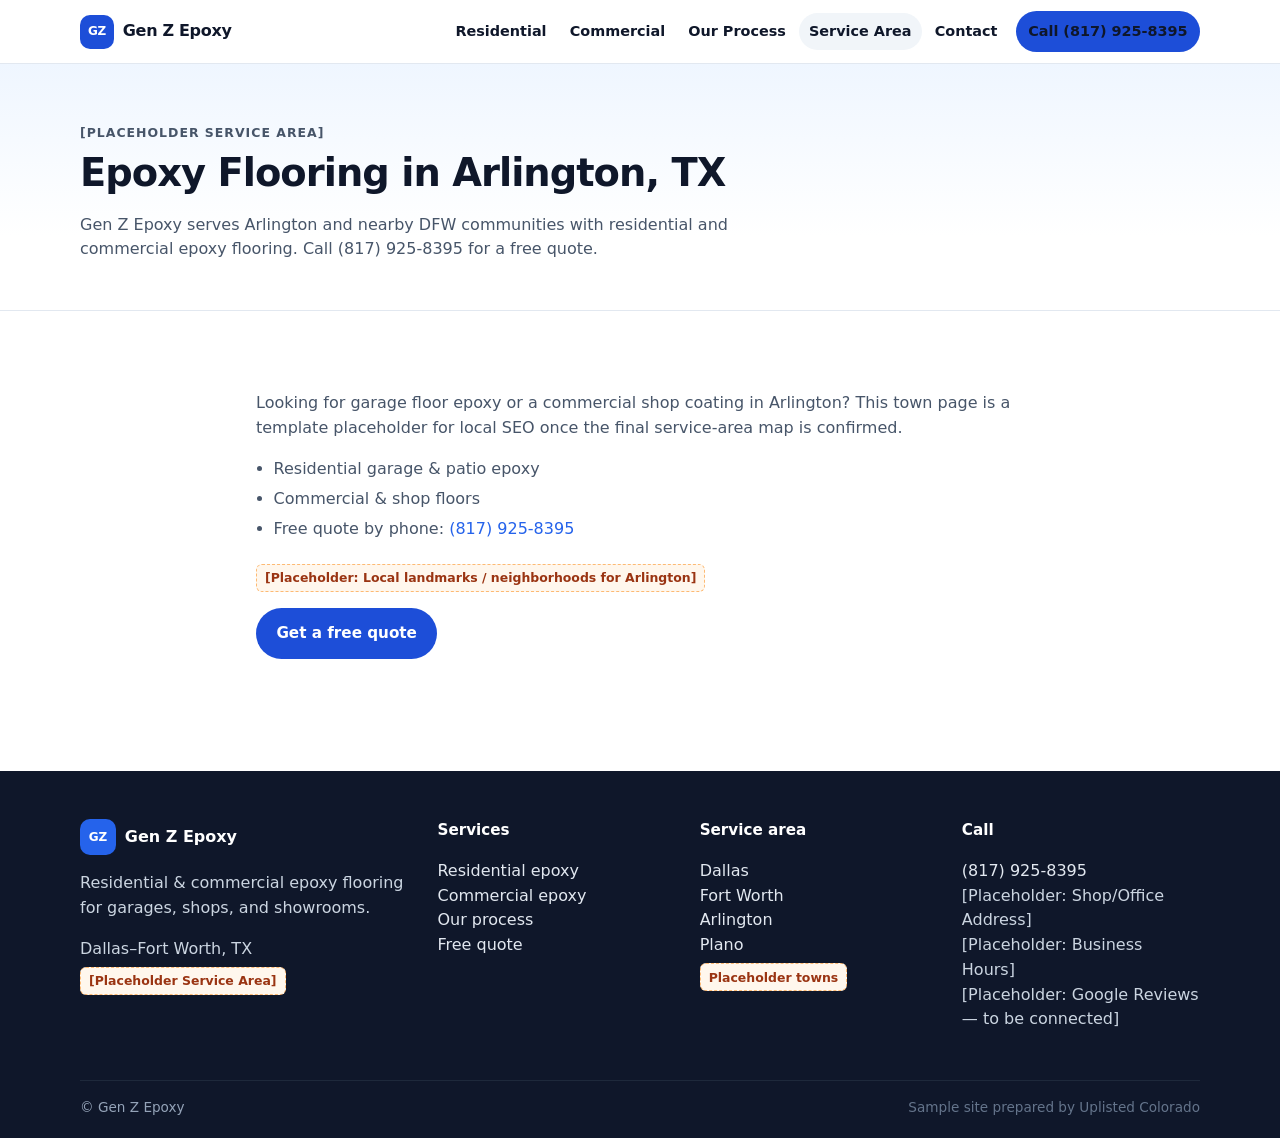
<file: version-a/arlington-tx.html>
<!doctype html>
<html lang="en"><head><meta charset="utf-8"><meta name="viewport" content="width=device-width,initial-scale=1">
<title>Epoxy Flooring in Arlington, TX | Gen Z Epoxy</title><meta name="description" content="Residential and commercial epoxy flooring in Arlington, TX. Call Gen Z Epoxy at (817) 925-8395."><meta name="robots" content="noindex, nofollow"><!-- PREVIEW ONLY: remove at launch -->
<link rel="canonical" href="https://www.example-genzepoxy.com/arlington-tx.html">
<meta property="og:title" content="Epoxy Flooring in Arlington, TX | Gen Z Epoxy"><meta property="og:description" content="Residential and commercial epoxy flooring in Arlington, TX. Call Gen Z Epoxy at (817) 925-8395.">
<meta property="og:type" content="website"><meta property="og:image" content="https://www.example-genzepoxy.com/assets/garage-after.jpg">
<meta name="theme-color" content="#1d4ed8"><link rel="icon" href="assets/favicon.svg">
<link rel="stylesheet" href="assets/style.css"><script type="application/ld+json">{"@context": "https://schema.org", "@type": "LocalBusiness", "@id": "https://www.example-genzepoxy.com/#business", "name": "Gen Z Epoxy", "url": "https://www.example-genzepoxy.com/", "telephone": "+18179258395", "areaServed": "Dallas–Fort Worth, TX", "description": "Residential and commercial epoxy flooring serving Dallas–Fort Worth, TX.", "priceRange": "[Placeholder]"}</script></head>
<body>

<header class="site-header"><div class="wrap">
<div class="hdr">
<a class="brand" href="index.html" aria-label="Gen Z Epoxy home"><span class="brand-mark">GZ</span> Gen Z Epoxy</a>
<button class="menu-btn" aria-label="Menu" type="button">☰</button>
<nav class="nav"><a href="residential-epoxy.html">Residential</a><a href="commercial-epoxy.html">Commercial</a><a href="process.html">Our Process</a><a href="index.html#service-area" class="active">Service Area</a><a href="contact.html">Contact</a><a class="btn btn-blue" href="tel:+18179258395" style="margin-left:.35rem">Call (817) 925-8395</a></nav>
</div>
<nav class="mobile-panel"><a href="residential-epoxy.html">Residential</a><a href="commercial-epoxy.html">Commercial</a><a href="process.html">Our Process</a><a href="index.html#service-area" class="active">Service Area</a><a href="contact.html">Contact</a><a href="tel:+18179258395">Call (817) 925-8395</a></nav>
</div></header>
<main>
<section class="page-hero"><div class="wrap">
<p class="eyebrow">[Placeholder Service Area]</p>
<h1>Epoxy Flooring in Arlington, TX</h1>
<p>Gen Z Epoxy serves Arlington and nearby DFW communities with residential and commercial epoxy flooring. Call (817) 925-8395 for a free quote.</p>
</div></section>
<section class="section"><div class="wrap prose">
<p>Looking for garage floor epoxy or a commercial shop coating in Arlington? This town page is a template placeholder for local SEO once the final service-area map is confirmed.</p>
<ul class="list-check">
<li>Residential garage &amp; patio epoxy</li>
<li>Commercial &amp; shop floors</li>
<li>Free quote by phone: <a href="tel:+18179258395">(817) 925-8395</a></li>
</ul>
<p><span class="placeholder">[Placeholder: Local landmarks / neighborhoods for Arlington]</span></p>
<p><a class="btn btn-blue" href="contact.html">Get a free quote</a></p>
</div></section></main>

<footer class="site-footer"><div class="wrap fgrid">
<div><div class="flogo"><span class="brand-mark" style="width:36px;height:36px;border-radius:10px;background:#2563eb;display:grid;place-items:center;font-size:.75rem">GZ</span> Gen Z Epoxy</div>
<p>Residential &amp; commercial epoxy flooring for garages, shops, and showrooms.</p>
<p>Dallas–Fort Worth, TX <span class="placeholder">[Placeholder Service Area]</span></p></div>
<div><h4>Services</h4><p><a href="residential-epoxy.html">Residential epoxy</a><br>
<a href="commercial-epoxy.html">Commercial epoxy</a><br>
<a href="process.html">Our process</a><br>
<a href="contact.html">Free quote</a></p></div>
<div><h4>Service area</h4><p><a href="dallas-tx.html">Dallas</a><br><a href="fort-worth-tx.html">Fort Worth</a><br><a href="arlington-tx.html">Arlington</a><br><a href="plano-tx.html">Plano</a><br><span class="placeholder">Placeholder towns</span></p></div>
<div><h4>Call</h4><p><a href="tel:+18179258395">(817) 925-8395</a><br>
[Placeholder: Shop/Office Address]<br>[Placeholder: Business Hours]<br>[Placeholder: Google Reviews — to be connected]</p></div>
</div>
<div class="wrap fine"><span>© Gen Z Epoxy</span><span class="sample-note">Sample site prepared by Uplisted Colorado</span></div></footer>
<a class="mobile-call" href="tel:+18179258395">📞 Call (817) 925-8395</a>

<script src="assets/site.js" defer></script></body></html>
</file>
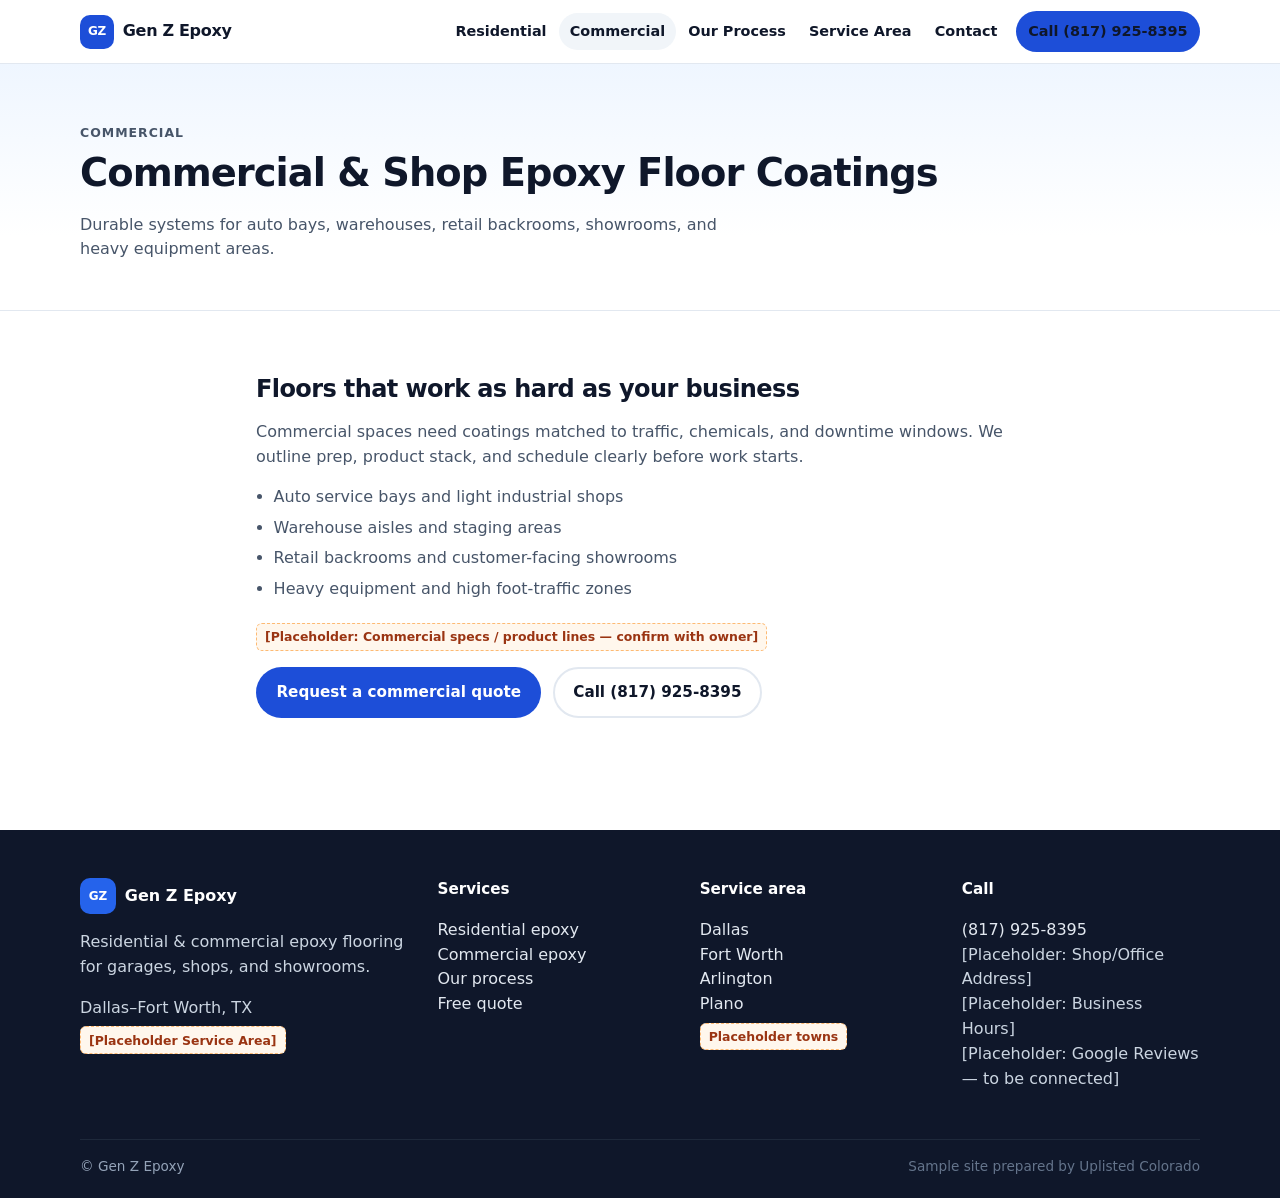
<file: version-a/commercial-epoxy.html>
<!doctype html>
<html lang="en"><head><meta charset="utf-8"><meta name="viewport" content="width=device-width,initial-scale=1">
<title>Commercial &amp; Shop Epoxy Floor Coatings | Gen Z Epoxy</title><meta name="description" content="Commercial epoxy flooring for shops, warehouses, and showrooms in Dallas–Fort Worth, TX. Call (817) 925-8395."><meta name="robots" content="noindex, nofollow"><!-- PREVIEW ONLY: remove at launch -->
<link rel="canonical" href="https://www.example-genzepoxy.com/commercial-epoxy.html">
<meta property="og:title" content="Commercial &amp; Shop Epoxy Floor Coatings | Gen Z Epoxy"><meta property="og:description" content="Commercial epoxy flooring for shops, warehouses, and showrooms in Dallas–Fort Worth, TX. Call (817) 925-8395.">
<meta property="og:type" content="website"><meta property="og:image" content="https://www.example-genzepoxy.com/assets/garage-after.jpg">
<meta name="theme-color" content="#1d4ed8"><link rel="icon" href="assets/favicon.svg">
<link rel="stylesheet" href="assets/style.css"><script type="application/ld+json">{"@context": "https://schema.org", "@type": "LocalBusiness", "@id": "https://www.example-genzepoxy.com/#business", "name": "Gen Z Epoxy", "url": "https://www.example-genzepoxy.com/", "telephone": "+18179258395", "areaServed": "Dallas–Fort Worth, TX", "description": "Residential and commercial epoxy flooring serving Dallas–Fort Worth, TX.", "priceRange": "[Placeholder]"}</script></head>
<body>

<header class="site-header"><div class="wrap">
<div class="hdr">
<a class="brand" href="index.html" aria-label="Gen Z Epoxy home"><span class="brand-mark">GZ</span> Gen Z Epoxy</a>
<button class="menu-btn" aria-label="Menu" type="button">☰</button>
<nav class="nav"><a href="residential-epoxy.html">Residential</a><a href="commercial-epoxy.html" class="active">Commercial</a><a href="process.html">Our Process</a><a href="index.html#service-area">Service Area</a><a href="contact.html">Contact</a><a class="btn btn-blue" href="tel:+18179258395" style="margin-left:.35rem">Call (817) 925-8395</a></nav>
</div>
<nav class="mobile-panel"><a href="residential-epoxy.html">Residential</a><a href="commercial-epoxy.html" class="active">Commercial</a><a href="process.html">Our Process</a><a href="index.html#service-area">Service Area</a><a href="contact.html">Contact</a><a href="tel:+18179258395">Call (817) 925-8395</a></nav>
</div></header>
<main>
<section class="page-hero"><div class="wrap">
<p class="eyebrow">Commercial</p>
<h1>Commercial &amp; Shop Epoxy Floor Coatings</h1>
<p>Durable systems for auto bays, warehouses, retail backrooms, showrooms, and heavy equipment areas.</p>
</div></section>
<section class="section"><div class="wrap prose">
<h2>Floors that work as hard as your business</h2>
<p>Commercial spaces need coatings matched to traffic, chemicals, and downtime windows. We outline prep, product stack, and schedule clearly before work starts.</p>
<ul class="list-check">
<li>Auto service bays and light industrial shops</li>
<li>Warehouse aisles and staging areas</li>
<li>Retail backrooms and customer-facing showrooms</li>
<li>Heavy equipment and high foot-traffic zones</li>
</ul>
<p><span class="placeholder">[Placeholder: Commercial specs / product lines — confirm with owner]</span></p>
<p><a class="btn btn-blue" href="contact.html">Request a commercial quote</a>
<a class="btn btn-outline" href="tel:+18179258395" style="margin-left:.4rem">Call (817) 925-8395</a></p>
</div></section></main>

<footer class="site-footer"><div class="wrap fgrid">
<div><div class="flogo"><span class="brand-mark" style="width:36px;height:36px;border-radius:10px;background:#2563eb;display:grid;place-items:center;font-size:.75rem">GZ</span> Gen Z Epoxy</div>
<p>Residential &amp; commercial epoxy flooring for garages, shops, and showrooms.</p>
<p>Dallas–Fort Worth, TX <span class="placeholder">[Placeholder Service Area]</span></p></div>
<div><h4>Services</h4><p><a href="residential-epoxy.html">Residential epoxy</a><br>
<a href="commercial-epoxy.html">Commercial epoxy</a><br>
<a href="process.html">Our process</a><br>
<a href="contact.html">Free quote</a></p></div>
<div><h4>Service area</h4><p><a href="dallas-tx.html">Dallas</a><br><a href="fort-worth-tx.html">Fort Worth</a><br><a href="arlington-tx.html">Arlington</a><br><a href="plano-tx.html">Plano</a><br><span class="placeholder">Placeholder towns</span></p></div>
<div><h4>Call</h4><p><a href="tel:+18179258395">(817) 925-8395</a><br>
[Placeholder: Shop/Office Address]<br>[Placeholder: Business Hours]<br>[Placeholder: Google Reviews — to be connected]</p></div>
</div>
<div class="wrap fine"><span>© Gen Z Epoxy</span><span class="sample-note">Sample site prepared by Uplisted Colorado</span></div></footer>
<a class="mobile-call" href="tel:+18179258395">📞 Call (817) 925-8395</a>

<script src="assets/site.js" defer></script></body></html>
</file>
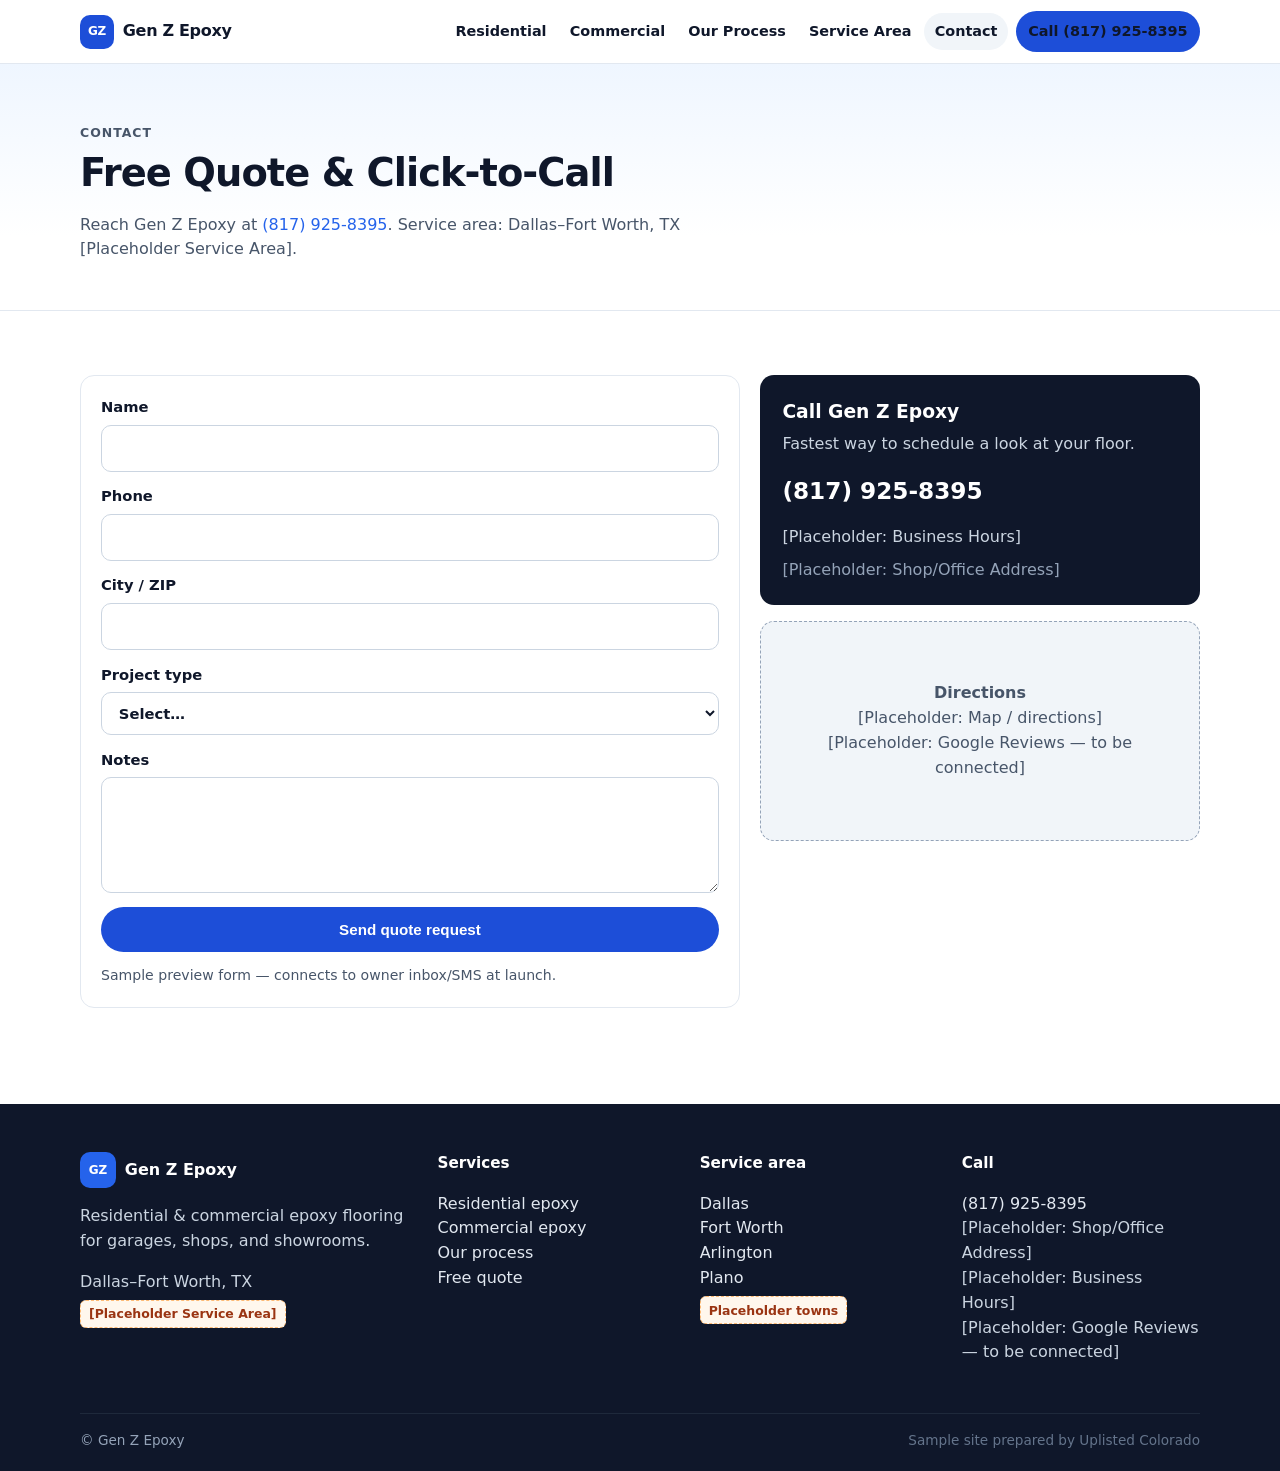
<file: version-a/contact.html>
<!doctype html>
<html lang="en"><head><meta charset="utf-8"><meta name="viewport" content="width=device-width,initial-scale=1">
<title>Contact &amp; Free Quote | Gen Z Epoxy</title><meta name="description" content="Request a free epoxy flooring quote from Gen Z Epoxy. Call (817) 925-8395. Dallas–Fort Worth, TX."><meta name="robots" content="noindex, nofollow"><!-- PREVIEW ONLY: remove at launch -->
<link rel="canonical" href="https://www.example-genzepoxy.com/contact.html">
<meta property="og:title" content="Contact &amp; Free Quote | Gen Z Epoxy"><meta property="og:description" content="Request a free epoxy flooring quote from Gen Z Epoxy. Call (817) 925-8395. Dallas–Fort Worth, TX.">
<meta property="og:type" content="website"><meta property="og:image" content="https://www.example-genzepoxy.com/assets/garage-after.jpg">
<meta name="theme-color" content="#1d4ed8"><link rel="icon" href="assets/favicon.svg">
<link rel="stylesheet" href="assets/style.css"><script type="application/ld+json">{"@context": "https://schema.org", "@type": "LocalBusiness", "@id": "https://www.example-genzepoxy.com/#business", "name": "Gen Z Epoxy", "url": "https://www.example-genzepoxy.com/", "telephone": "+18179258395", "areaServed": "Dallas–Fort Worth, TX", "description": "Residential and commercial epoxy flooring serving Dallas–Fort Worth, TX.", "priceRange": "[Placeholder]"}</script></head>
<body>

<header class="site-header"><div class="wrap">
<div class="hdr">
<a class="brand" href="index.html" aria-label="Gen Z Epoxy home"><span class="brand-mark">GZ</span> Gen Z Epoxy</a>
<button class="menu-btn" aria-label="Menu" type="button">☰</button>
<nav class="nav"><a href="residential-epoxy.html">Residential</a><a href="commercial-epoxy.html">Commercial</a><a href="process.html">Our Process</a><a href="index.html#service-area">Service Area</a><a href="contact.html" class="active">Contact</a><a class="btn btn-blue" href="tel:+18179258395" style="margin-left:.35rem">Call (817) 925-8395</a></nav>
</div>
<nav class="mobile-panel"><a href="residential-epoxy.html">Residential</a><a href="commercial-epoxy.html">Commercial</a><a href="process.html">Our Process</a><a href="index.html#service-area">Service Area</a><a href="contact.html" class="active">Contact</a><a href="tel:+18179258395">Call (817) 925-8395</a></nav>
</div></header>
<main>
<section class="page-hero"><div class="wrap">
<p class="eyebrow">Contact</p>
<h1>Free Quote &amp; Click-to-Call</h1>
<p>Reach Gen Z Epoxy at <a href="tel:+18179258395">(817) 925-8395</a>. Service area: Dallas–Fort Worth, TX [Placeholder Service Area].</p>
</div></section>
<section class="section"><div class="wrap">
<div class="quote-grid">
<form class="quote" id="quote-form" action="#" method="post">
<label>Name<input name="name" autocomplete="name" required></label>
<label>Phone<input name="phone" type="tel" autocomplete="tel" required></label>
<label>City / ZIP<input name="city" required></label>
<label>Project type
<select name="project" required>
<option value="">Select…</option>
<option>2-Car Garage</option>
<option>3-Car Garage</option>
<option>Patio / Porch</option>
<option>Commercial / Shop</option>
</select>
</label>
<label>Notes<textarea name="notes" rows="4"></textarea></label>
<button class="btn btn-blue" type="submit">Send quote request</button>
<p id="quote-note" class="note-box" hidden></p>
<p style="margin:0;color:var(--muted);font-size:.88rem">Sample preview form — connects to owner inbox/SMS at launch.</p>
</form>
<aside>
<div class="call-card">
<h3>Call Gen Z Epoxy</h3>
<p>Fastest way to schedule a look at your floor.</p>
<a class="big" href="tel:+18179258395">(817) 925-8395</a>
<p style="margin:0 0 .5rem">[Placeholder: Business Hours]</p>
<p style="margin:0;color:#94a3b8">[Placeholder: Shop/Office Address]</p>
</div>
<div class="map-ph" style="margin-top:1rem"><div><strong>Directions</strong><br>[Placeholder: Map / directions]<br>[Placeholder: Google Reviews — to be connected]</div></div>
</aside>
</div>
</div></section></main>

<footer class="site-footer"><div class="wrap fgrid">
<div><div class="flogo"><span class="brand-mark" style="width:36px;height:36px;border-radius:10px;background:#2563eb;display:grid;place-items:center;font-size:.75rem">GZ</span> Gen Z Epoxy</div>
<p>Residential &amp; commercial epoxy flooring for garages, shops, and showrooms.</p>
<p>Dallas–Fort Worth, TX <span class="placeholder">[Placeholder Service Area]</span></p></div>
<div><h4>Services</h4><p><a href="residential-epoxy.html">Residential epoxy</a><br>
<a href="commercial-epoxy.html">Commercial epoxy</a><br>
<a href="process.html">Our process</a><br>
<a href="contact.html">Free quote</a></p></div>
<div><h4>Service area</h4><p><a href="dallas-tx.html">Dallas</a><br><a href="fort-worth-tx.html">Fort Worth</a><br><a href="arlington-tx.html">Arlington</a><br><a href="plano-tx.html">Plano</a><br><span class="placeholder">Placeholder towns</span></p></div>
<div><h4>Call</h4><p><a href="tel:+18179258395">(817) 925-8395</a><br>
[Placeholder: Shop/Office Address]<br>[Placeholder: Business Hours]<br>[Placeholder: Google Reviews — to be connected]</p></div>
</div>
<div class="wrap fine"><span>© Gen Z Epoxy</span><span class="sample-note">Sample site prepared by Uplisted Colorado</span></div></footer>
<a class="mobile-call" href="tel:+18179258395">📞 Call (817) 925-8395</a>

<script src="assets/site.js" defer></script></body></html>
</file>
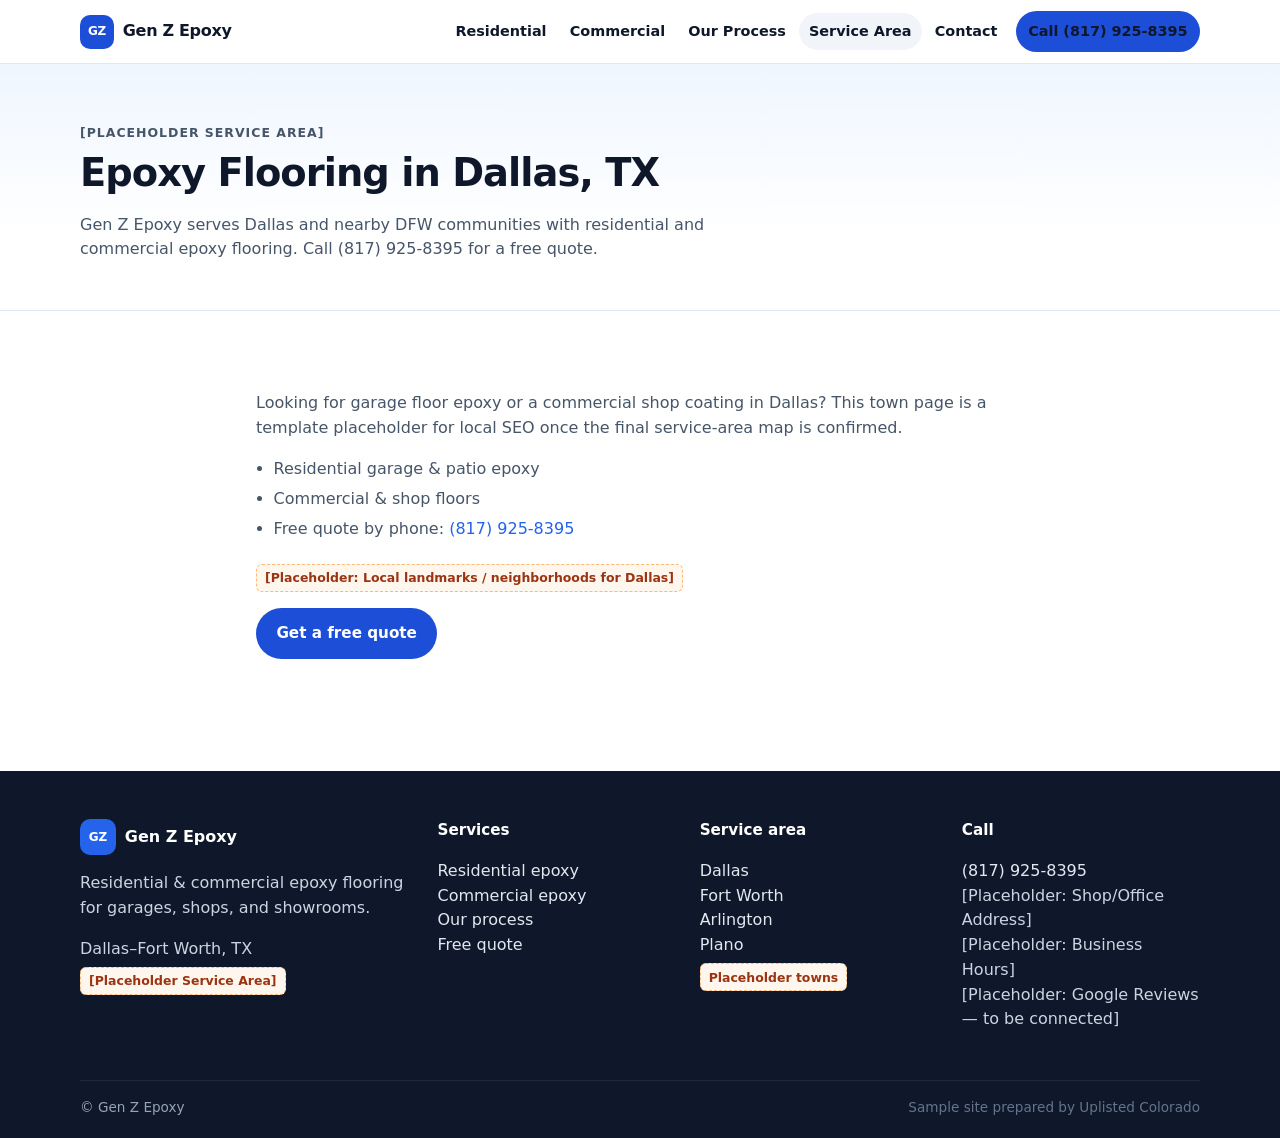
<file: version-a/dallas-tx.html>
<!doctype html>
<html lang="en"><head><meta charset="utf-8"><meta name="viewport" content="width=device-width,initial-scale=1">
<title>Epoxy Flooring in Dallas, TX | Gen Z Epoxy</title><meta name="description" content="Residential and commercial epoxy flooring in Dallas, TX. Call Gen Z Epoxy at (817) 925-8395."><meta name="robots" content="noindex, nofollow"><!-- PREVIEW ONLY: remove at launch -->
<link rel="canonical" href="https://www.example-genzepoxy.com/dallas-tx.html">
<meta property="og:title" content="Epoxy Flooring in Dallas, TX | Gen Z Epoxy"><meta property="og:description" content="Residential and commercial epoxy flooring in Dallas, TX. Call Gen Z Epoxy at (817) 925-8395.">
<meta property="og:type" content="website"><meta property="og:image" content="https://www.example-genzepoxy.com/assets/garage-after.jpg">
<meta name="theme-color" content="#1d4ed8"><link rel="icon" href="assets/favicon.svg">
<link rel="stylesheet" href="assets/style.css"><script type="application/ld+json">{"@context": "https://schema.org", "@type": "LocalBusiness", "@id": "https://www.example-genzepoxy.com/#business", "name": "Gen Z Epoxy", "url": "https://www.example-genzepoxy.com/", "telephone": "+18179258395", "areaServed": "Dallas–Fort Worth, TX", "description": "Residential and commercial epoxy flooring serving Dallas–Fort Worth, TX.", "priceRange": "[Placeholder]"}</script></head>
<body>

<header class="site-header"><div class="wrap">
<div class="hdr">
<a class="brand" href="index.html" aria-label="Gen Z Epoxy home"><span class="brand-mark">GZ</span> Gen Z Epoxy</a>
<button class="menu-btn" aria-label="Menu" type="button">☰</button>
<nav class="nav"><a href="residential-epoxy.html">Residential</a><a href="commercial-epoxy.html">Commercial</a><a href="process.html">Our Process</a><a href="index.html#service-area" class="active">Service Area</a><a href="contact.html">Contact</a><a class="btn btn-blue" href="tel:+18179258395" style="margin-left:.35rem">Call (817) 925-8395</a></nav>
</div>
<nav class="mobile-panel"><a href="residential-epoxy.html">Residential</a><a href="commercial-epoxy.html">Commercial</a><a href="process.html">Our Process</a><a href="index.html#service-area" class="active">Service Area</a><a href="contact.html">Contact</a><a href="tel:+18179258395">Call (817) 925-8395</a></nav>
</div></header>
<main>
<section class="page-hero"><div class="wrap">
<p class="eyebrow">[Placeholder Service Area]</p>
<h1>Epoxy Flooring in Dallas, TX</h1>
<p>Gen Z Epoxy serves Dallas and nearby DFW communities with residential and commercial epoxy flooring. Call (817) 925-8395 for a free quote.</p>
</div></section>
<section class="section"><div class="wrap prose">
<p>Looking for garage floor epoxy or a commercial shop coating in Dallas? This town page is a template placeholder for local SEO once the final service-area map is confirmed.</p>
<ul class="list-check">
<li>Residential garage &amp; patio epoxy</li>
<li>Commercial &amp; shop floors</li>
<li>Free quote by phone: <a href="tel:+18179258395">(817) 925-8395</a></li>
</ul>
<p><span class="placeholder">[Placeholder: Local landmarks / neighborhoods for Dallas]</span></p>
<p><a class="btn btn-blue" href="contact.html">Get a free quote</a></p>
</div></section></main>

<footer class="site-footer"><div class="wrap fgrid">
<div><div class="flogo"><span class="brand-mark" style="width:36px;height:36px;border-radius:10px;background:#2563eb;display:grid;place-items:center;font-size:.75rem">GZ</span> Gen Z Epoxy</div>
<p>Residential &amp; commercial epoxy flooring for garages, shops, and showrooms.</p>
<p>Dallas–Fort Worth, TX <span class="placeholder">[Placeholder Service Area]</span></p></div>
<div><h4>Services</h4><p><a href="residential-epoxy.html">Residential epoxy</a><br>
<a href="commercial-epoxy.html">Commercial epoxy</a><br>
<a href="process.html">Our process</a><br>
<a href="contact.html">Free quote</a></p></div>
<div><h4>Service area</h4><p><a href="dallas-tx.html">Dallas</a><br><a href="fort-worth-tx.html">Fort Worth</a><br><a href="arlington-tx.html">Arlington</a><br><a href="plano-tx.html">Plano</a><br><span class="placeholder">Placeholder towns</span></p></div>
<div><h4>Call</h4><p><a href="tel:+18179258395">(817) 925-8395</a><br>
[Placeholder: Shop/Office Address]<br>[Placeholder: Business Hours]<br>[Placeholder: Google Reviews — to be connected]</p></div>
</div>
<div class="wrap fine"><span>© Gen Z Epoxy</span><span class="sample-note">Sample site prepared by Uplisted Colorado</span></div></footer>
<a class="mobile-call" href="tel:+18179258395">📞 Call (817) 925-8395</a>

<script src="assets/site.js" defer></script></body></html>
</file>
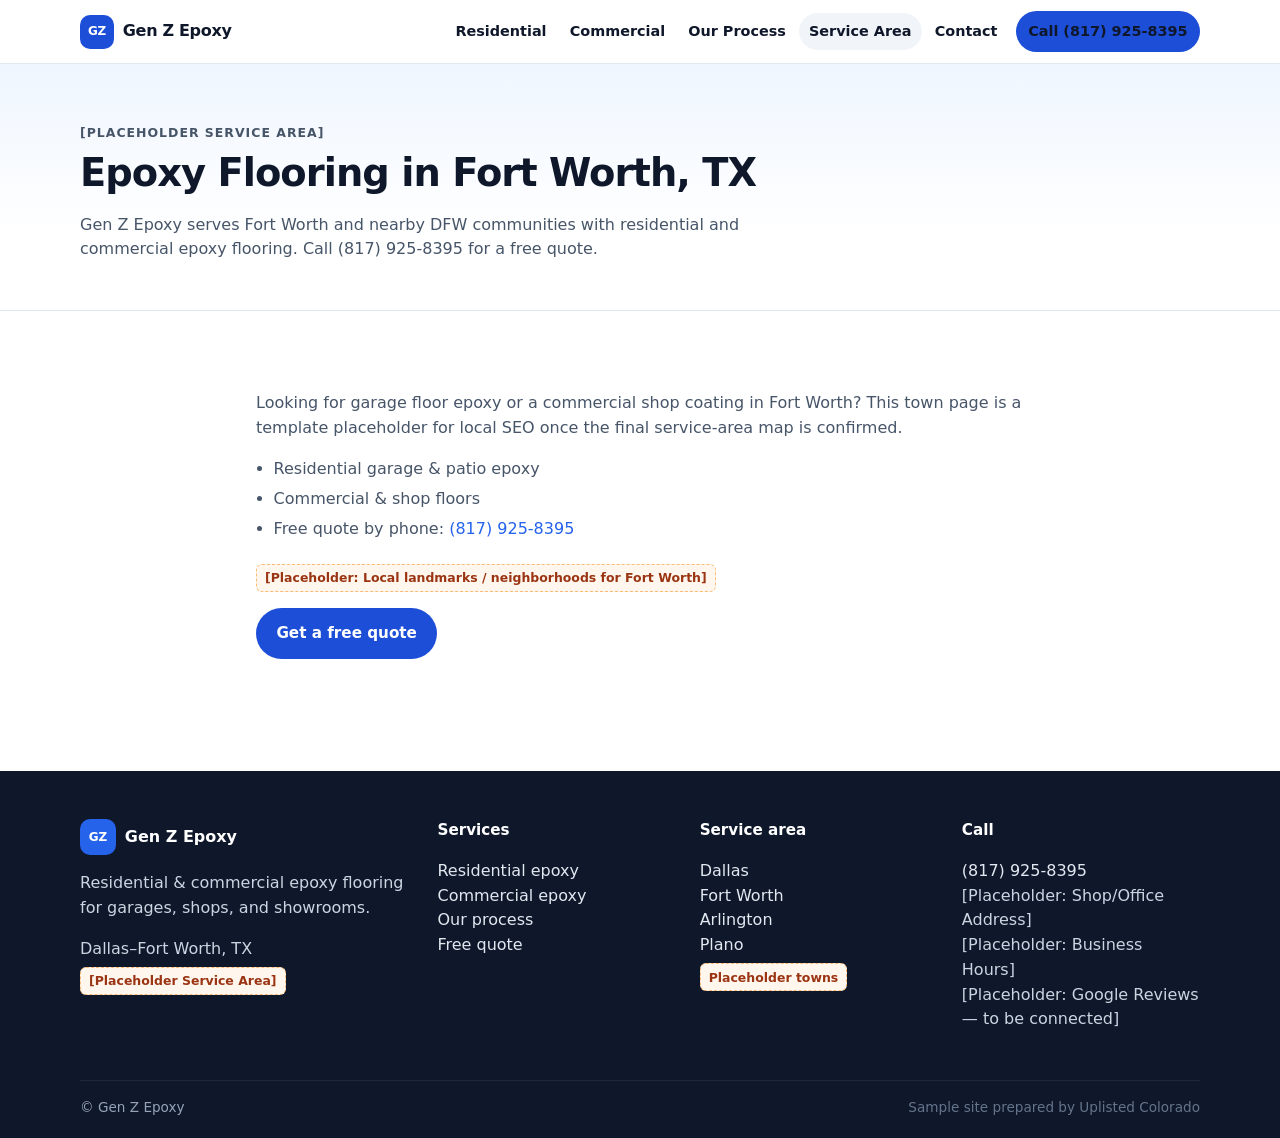
<file: version-a/fort-worth-tx.html>
<!doctype html>
<html lang="en"><head><meta charset="utf-8"><meta name="viewport" content="width=device-width,initial-scale=1">
<title>Epoxy Flooring in Fort Worth, TX | Gen Z Epoxy</title><meta name="description" content="Residential and commercial epoxy flooring in Fort Worth, TX. Call Gen Z Epoxy at (817) 925-8395."><meta name="robots" content="noindex, nofollow"><!-- PREVIEW ONLY: remove at launch -->
<link rel="canonical" href="https://www.example-genzepoxy.com/fort-worth-tx.html">
<meta property="og:title" content="Epoxy Flooring in Fort Worth, TX | Gen Z Epoxy"><meta property="og:description" content="Residential and commercial epoxy flooring in Fort Worth, TX. Call Gen Z Epoxy at (817) 925-8395.">
<meta property="og:type" content="website"><meta property="og:image" content="https://www.example-genzepoxy.com/assets/garage-after.jpg">
<meta name="theme-color" content="#1d4ed8"><link rel="icon" href="assets/favicon.svg">
<link rel="stylesheet" href="assets/style.css"><script type="application/ld+json">{"@context": "https://schema.org", "@type": "LocalBusiness", "@id": "https://www.example-genzepoxy.com/#business", "name": "Gen Z Epoxy", "url": "https://www.example-genzepoxy.com/", "telephone": "+18179258395", "areaServed": "Dallas–Fort Worth, TX", "description": "Residential and commercial epoxy flooring serving Dallas–Fort Worth, TX.", "priceRange": "[Placeholder]"}</script></head>
<body>

<header class="site-header"><div class="wrap">
<div class="hdr">
<a class="brand" href="index.html" aria-label="Gen Z Epoxy home"><span class="brand-mark">GZ</span> Gen Z Epoxy</a>
<button class="menu-btn" aria-label="Menu" type="button">☰</button>
<nav class="nav"><a href="residential-epoxy.html">Residential</a><a href="commercial-epoxy.html">Commercial</a><a href="process.html">Our Process</a><a href="index.html#service-area" class="active">Service Area</a><a href="contact.html">Contact</a><a class="btn btn-blue" href="tel:+18179258395" style="margin-left:.35rem">Call (817) 925-8395</a></nav>
</div>
<nav class="mobile-panel"><a href="residential-epoxy.html">Residential</a><a href="commercial-epoxy.html">Commercial</a><a href="process.html">Our Process</a><a href="index.html#service-area" class="active">Service Area</a><a href="contact.html">Contact</a><a href="tel:+18179258395">Call (817) 925-8395</a></nav>
</div></header>
<main>
<section class="page-hero"><div class="wrap">
<p class="eyebrow">[Placeholder Service Area]</p>
<h1>Epoxy Flooring in Fort Worth, TX</h1>
<p>Gen Z Epoxy serves Fort Worth and nearby DFW communities with residential and commercial epoxy flooring. Call (817) 925-8395 for a free quote.</p>
</div></section>
<section class="section"><div class="wrap prose">
<p>Looking for garage floor epoxy or a commercial shop coating in Fort Worth? This town page is a template placeholder for local SEO once the final service-area map is confirmed.</p>
<ul class="list-check">
<li>Residential garage &amp; patio epoxy</li>
<li>Commercial &amp; shop floors</li>
<li>Free quote by phone: <a href="tel:+18179258395">(817) 925-8395</a></li>
</ul>
<p><span class="placeholder">[Placeholder: Local landmarks / neighborhoods for Fort Worth]</span></p>
<p><a class="btn btn-blue" href="contact.html">Get a free quote</a></p>
</div></section></main>

<footer class="site-footer"><div class="wrap fgrid">
<div><div class="flogo"><span class="brand-mark" style="width:36px;height:36px;border-radius:10px;background:#2563eb;display:grid;place-items:center;font-size:.75rem">GZ</span> Gen Z Epoxy</div>
<p>Residential &amp; commercial epoxy flooring for garages, shops, and showrooms.</p>
<p>Dallas–Fort Worth, TX <span class="placeholder">[Placeholder Service Area]</span></p></div>
<div><h4>Services</h4><p><a href="residential-epoxy.html">Residential epoxy</a><br>
<a href="commercial-epoxy.html">Commercial epoxy</a><br>
<a href="process.html">Our process</a><br>
<a href="contact.html">Free quote</a></p></div>
<div><h4>Service area</h4><p><a href="dallas-tx.html">Dallas</a><br><a href="fort-worth-tx.html">Fort Worth</a><br><a href="arlington-tx.html">Arlington</a><br><a href="plano-tx.html">Plano</a><br><span class="placeholder">Placeholder towns</span></p></div>
<div><h4>Call</h4><p><a href="tel:+18179258395">(817) 925-8395</a><br>
[Placeholder: Shop/Office Address]<br>[Placeholder: Business Hours]<br>[Placeholder: Google Reviews — to be connected]</p></div>
</div>
<div class="wrap fine"><span>© Gen Z Epoxy</span><span class="sample-note">Sample site prepared by Uplisted Colorado</span></div></footer>
<a class="mobile-call" href="tel:+18179258395">📞 Call (817) 925-8395</a>

<script src="assets/site.js" defer></script></body></html>
</file>
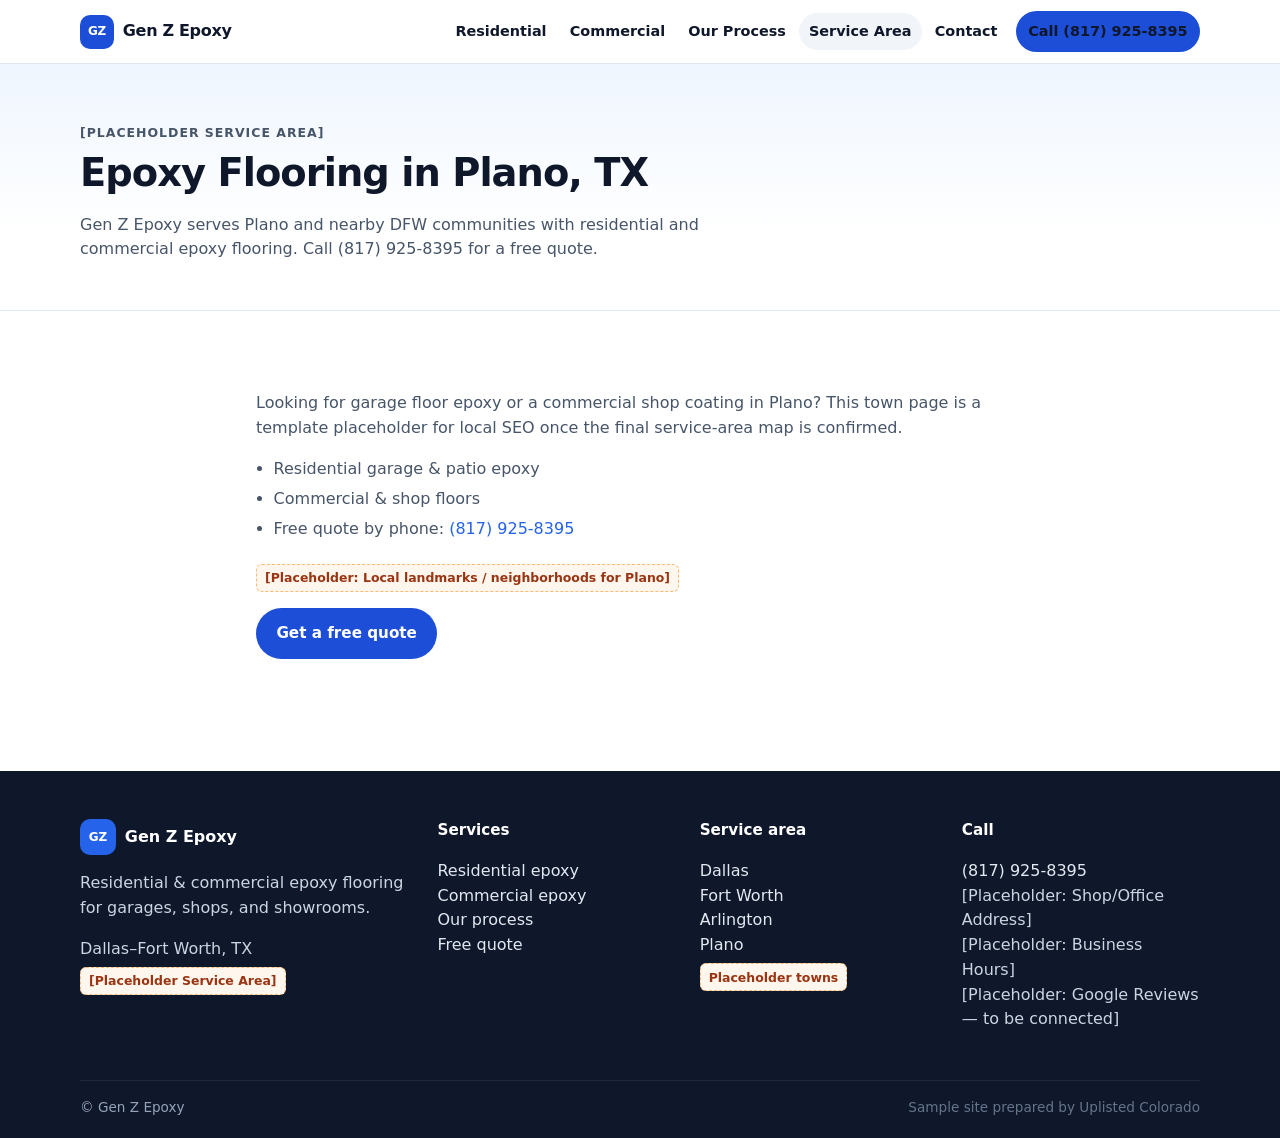
<file: version-a/plano-tx.html>
<!doctype html>
<html lang="en"><head><meta charset="utf-8"><meta name="viewport" content="width=device-width,initial-scale=1">
<title>Epoxy Flooring in Plano, TX | Gen Z Epoxy</title><meta name="description" content="Residential and commercial epoxy flooring in Plano, TX. Call Gen Z Epoxy at (817) 925-8395."><meta name="robots" content="noindex, nofollow"><!-- PREVIEW ONLY: remove at launch -->
<link rel="canonical" href="https://www.example-genzepoxy.com/plano-tx.html">
<meta property="og:title" content="Epoxy Flooring in Plano, TX | Gen Z Epoxy"><meta property="og:description" content="Residential and commercial epoxy flooring in Plano, TX. Call Gen Z Epoxy at (817) 925-8395.">
<meta property="og:type" content="website"><meta property="og:image" content="https://www.example-genzepoxy.com/assets/garage-after.jpg">
<meta name="theme-color" content="#1d4ed8"><link rel="icon" href="assets/favicon.svg">
<link rel="stylesheet" href="assets/style.css"><script type="application/ld+json">{"@context": "https://schema.org", "@type": "LocalBusiness", "@id": "https://www.example-genzepoxy.com/#business", "name": "Gen Z Epoxy", "url": "https://www.example-genzepoxy.com/", "telephone": "+18179258395", "areaServed": "Dallas–Fort Worth, TX", "description": "Residential and commercial epoxy flooring serving Dallas–Fort Worth, TX.", "priceRange": "[Placeholder]"}</script></head>
<body>

<header class="site-header"><div class="wrap">
<div class="hdr">
<a class="brand" href="index.html" aria-label="Gen Z Epoxy home"><span class="brand-mark">GZ</span> Gen Z Epoxy</a>
<button class="menu-btn" aria-label="Menu" type="button">☰</button>
<nav class="nav"><a href="residential-epoxy.html">Residential</a><a href="commercial-epoxy.html">Commercial</a><a href="process.html">Our Process</a><a href="index.html#service-area" class="active">Service Area</a><a href="contact.html">Contact</a><a class="btn btn-blue" href="tel:+18179258395" style="margin-left:.35rem">Call (817) 925-8395</a></nav>
</div>
<nav class="mobile-panel"><a href="residential-epoxy.html">Residential</a><a href="commercial-epoxy.html">Commercial</a><a href="process.html">Our Process</a><a href="index.html#service-area" class="active">Service Area</a><a href="contact.html">Contact</a><a href="tel:+18179258395">Call (817) 925-8395</a></nav>
</div></header>
<main>
<section class="page-hero"><div class="wrap">
<p class="eyebrow">[Placeholder Service Area]</p>
<h1>Epoxy Flooring in Plano, TX</h1>
<p>Gen Z Epoxy serves Plano and nearby DFW communities with residential and commercial epoxy flooring. Call (817) 925-8395 for a free quote.</p>
</div></section>
<section class="section"><div class="wrap prose">
<p>Looking for garage floor epoxy or a commercial shop coating in Plano? This town page is a template placeholder for local SEO once the final service-area map is confirmed.</p>
<ul class="list-check">
<li>Residential garage &amp; patio epoxy</li>
<li>Commercial &amp; shop floors</li>
<li>Free quote by phone: <a href="tel:+18179258395">(817) 925-8395</a></li>
</ul>
<p><span class="placeholder">[Placeholder: Local landmarks / neighborhoods for Plano]</span></p>
<p><a class="btn btn-blue" href="contact.html">Get a free quote</a></p>
</div></section></main>

<footer class="site-footer"><div class="wrap fgrid">
<div><div class="flogo"><span class="brand-mark" style="width:36px;height:36px;border-radius:10px;background:#2563eb;display:grid;place-items:center;font-size:.75rem">GZ</span> Gen Z Epoxy</div>
<p>Residential &amp; commercial epoxy flooring for garages, shops, and showrooms.</p>
<p>Dallas–Fort Worth, TX <span class="placeholder">[Placeholder Service Area]</span></p></div>
<div><h4>Services</h4><p><a href="residential-epoxy.html">Residential epoxy</a><br>
<a href="commercial-epoxy.html">Commercial epoxy</a><br>
<a href="process.html">Our process</a><br>
<a href="contact.html">Free quote</a></p></div>
<div><h4>Service area</h4><p><a href="dallas-tx.html">Dallas</a><br><a href="fort-worth-tx.html">Fort Worth</a><br><a href="arlington-tx.html">Arlington</a><br><a href="plano-tx.html">Plano</a><br><span class="placeholder">Placeholder towns</span></p></div>
<div><h4>Call</h4><p><a href="tel:+18179258395">(817) 925-8395</a><br>
[Placeholder: Shop/Office Address]<br>[Placeholder: Business Hours]<br>[Placeholder: Google Reviews — to be connected]</p></div>
</div>
<div class="wrap fine"><span>© Gen Z Epoxy</span><span class="sample-note">Sample site prepared by Uplisted Colorado</span></div></footer>
<a class="mobile-call" href="tel:+18179258395">📞 Call (817) 925-8395</a>

<script src="assets/site.js" defer></script></body></html>
</file>
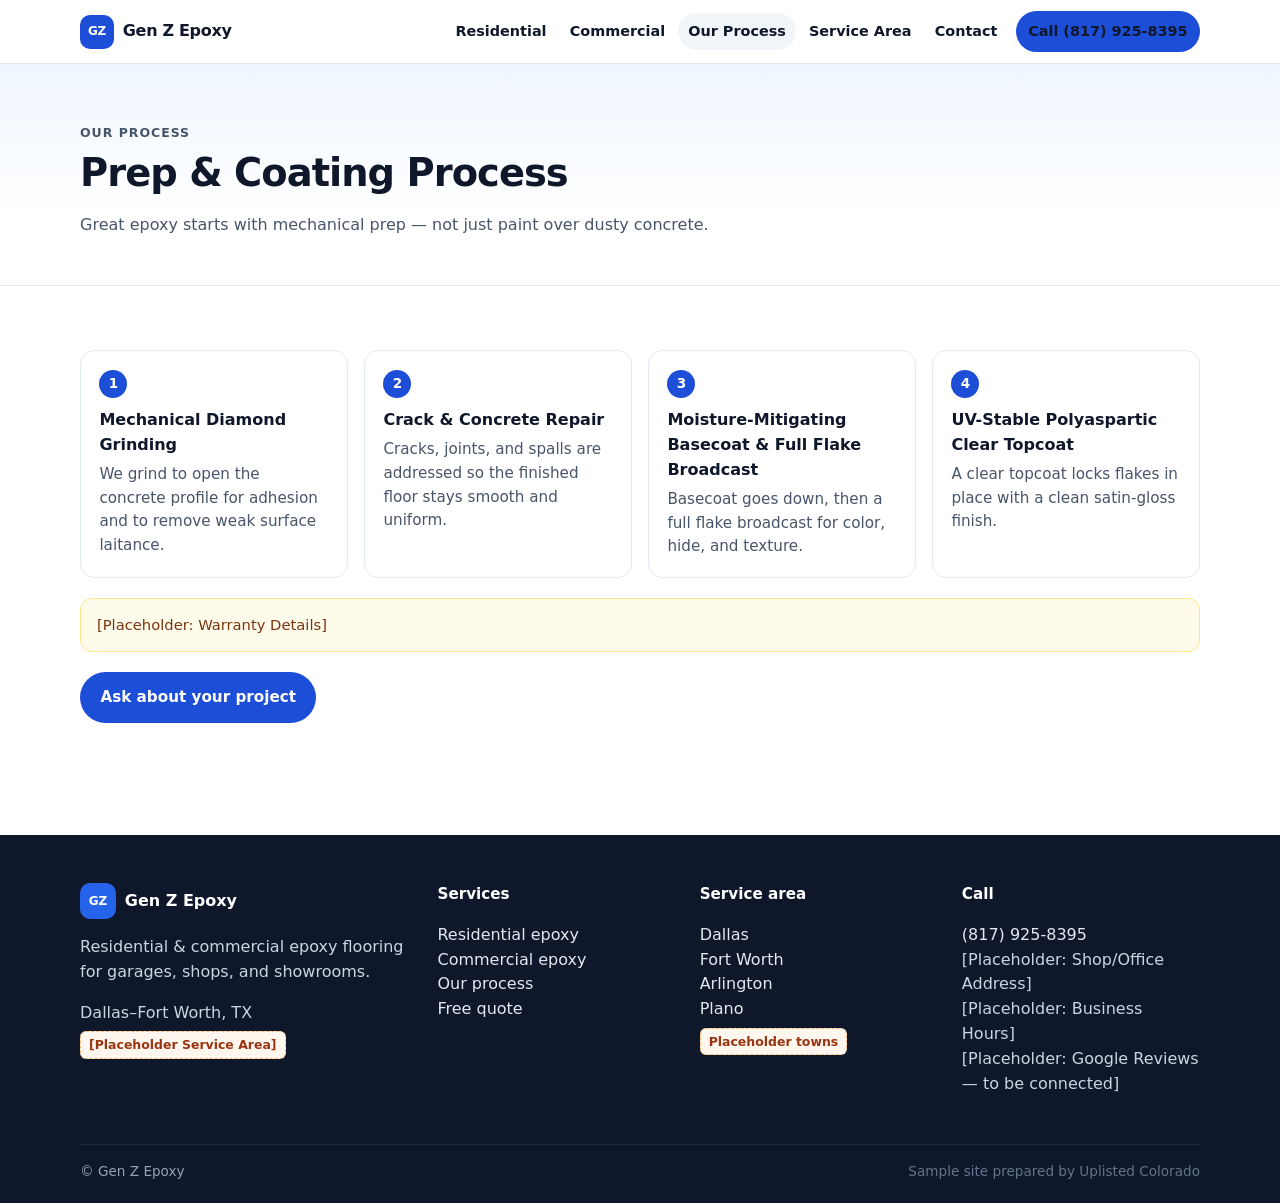
<file: version-a/process.html>
<!doctype html>
<html lang="en"><head><meta charset="utf-8"><meta name="viewport" content="width=device-width,initial-scale=1">
<title>Epoxy Floor Prep &amp; Coating Process | Gen Z Epoxy</title><meta name="description" content="How Gen Z Epoxy preps and coats garage and shop floors — grinding, repair, flake broadcast, polyaspartic topcoat."><meta name="robots" content="noindex, nofollow"><!-- PREVIEW ONLY: remove at launch -->
<link rel="canonical" href="https://www.example-genzepoxy.com/process.html">
<meta property="og:title" content="Epoxy Floor Prep &amp; Coating Process | Gen Z Epoxy"><meta property="og:description" content="How Gen Z Epoxy preps and coats garage and shop floors — grinding, repair, flake broadcast, polyaspartic topcoat.">
<meta property="og:type" content="website"><meta property="og:image" content="https://www.example-genzepoxy.com/assets/garage-after.jpg">
<meta name="theme-color" content="#1d4ed8"><link rel="icon" href="assets/favicon.svg">
<link rel="stylesheet" href="assets/style.css"><script type="application/ld+json">{"@context": "https://schema.org", "@type": "LocalBusiness", "@id": "https://www.example-genzepoxy.com/#business", "name": "Gen Z Epoxy", "url": "https://www.example-genzepoxy.com/", "telephone": "+18179258395", "areaServed": "Dallas–Fort Worth, TX", "description": "Residential and commercial epoxy flooring serving Dallas–Fort Worth, TX.", "priceRange": "[Placeholder]"}</script></head>
<body>

<header class="site-header"><div class="wrap">
<div class="hdr">
<a class="brand" href="index.html" aria-label="Gen Z Epoxy home"><span class="brand-mark">GZ</span> Gen Z Epoxy</a>
<button class="menu-btn" aria-label="Menu" type="button">☰</button>
<nav class="nav"><a href="residential-epoxy.html">Residential</a><a href="commercial-epoxy.html">Commercial</a><a href="process.html" class="active">Our Process</a><a href="index.html#service-area">Service Area</a><a href="contact.html">Contact</a><a class="btn btn-blue" href="tel:+18179258395" style="margin-left:.35rem">Call (817) 925-8395</a></nav>
</div>
<nav class="mobile-panel"><a href="residential-epoxy.html">Residential</a><a href="commercial-epoxy.html">Commercial</a><a href="process.html" class="active">Our Process</a><a href="index.html#service-area">Service Area</a><a href="contact.html">Contact</a><a href="tel:+18179258395">Call (817) 925-8395</a></nav>
</div></header>
<main>
<section class="page-hero"><div class="wrap">
<p class="eyebrow">Our process</p>
<h1>Prep &amp; Coating Process</h1>
<p>Great epoxy starts with mechanical prep — not just paint over dusty concrete.</p>
</div></section>
<section class="section"><div class="wrap">
<div class="steps">
<article class="step"><div class="n">1</div><h3>Mechanical Diamond Grinding</h3><p>We grind to open the concrete profile for adhesion and to remove weak surface laitance.</p></article>
<article class="step"><div class="n">2</div><h3>Crack &amp; Concrete Repair</h3><p>Cracks, joints, and spalls are addressed so the finished floor stays smooth and uniform.</p></article>
<article class="step"><div class="n">3</div><h3>Moisture-Mitigating Basecoat &amp; Full Flake Broadcast</h3><p>Basecoat goes down, then a full flake broadcast for color, hide, and texture.</p></article>
<article class="step"><div class="n">4</div><h3>UV-Stable Polyaspartic Clear Topcoat</h3><p>A clear topcoat locks flakes in place with a clean satin-gloss finish.</p></article>
</div>
<p class="note-box" style="margin-top:1.25rem">[Placeholder: Warranty Details]</p>
<p style="margin-top:1.25rem"><a class="btn btn-blue" href="contact.html">Ask about your project</a></p>
</div></section></main>

<footer class="site-footer"><div class="wrap fgrid">
<div><div class="flogo"><span class="brand-mark" style="width:36px;height:36px;border-radius:10px;background:#2563eb;display:grid;place-items:center;font-size:.75rem">GZ</span> Gen Z Epoxy</div>
<p>Residential &amp; commercial epoxy flooring for garages, shops, and showrooms.</p>
<p>Dallas–Fort Worth, TX <span class="placeholder">[Placeholder Service Area]</span></p></div>
<div><h4>Services</h4><p><a href="residential-epoxy.html">Residential epoxy</a><br>
<a href="commercial-epoxy.html">Commercial epoxy</a><br>
<a href="process.html">Our process</a><br>
<a href="contact.html">Free quote</a></p></div>
<div><h4>Service area</h4><p><a href="dallas-tx.html">Dallas</a><br><a href="fort-worth-tx.html">Fort Worth</a><br><a href="arlington-tx.html">Arlington</a><br><a href="plano-tx.html">Plano</a><br><span class="placeholder">Placeholder towns</span></p></div>
<div><h4>Call</h4><p><a href="tel:+18179258395">(817) 925-8395</a><br>
[Placeholder: Shop/Office Address]<br>[Placeholder: Business Hours]<br>[Placeholder: Google Reviews — to be connected]</p></div>
</div>
<div class="wrap fine"><span>© Gen Z Epoxy</span><span class="sample-note">Sample site prepared by Uplisted Colorado</span></div></footer>
<a class="mobile-call" href="tel:+18179258395">📞 Call (817) 925-8395</a>

<script src="assets/site.js" defer></script></body></html>
</file>
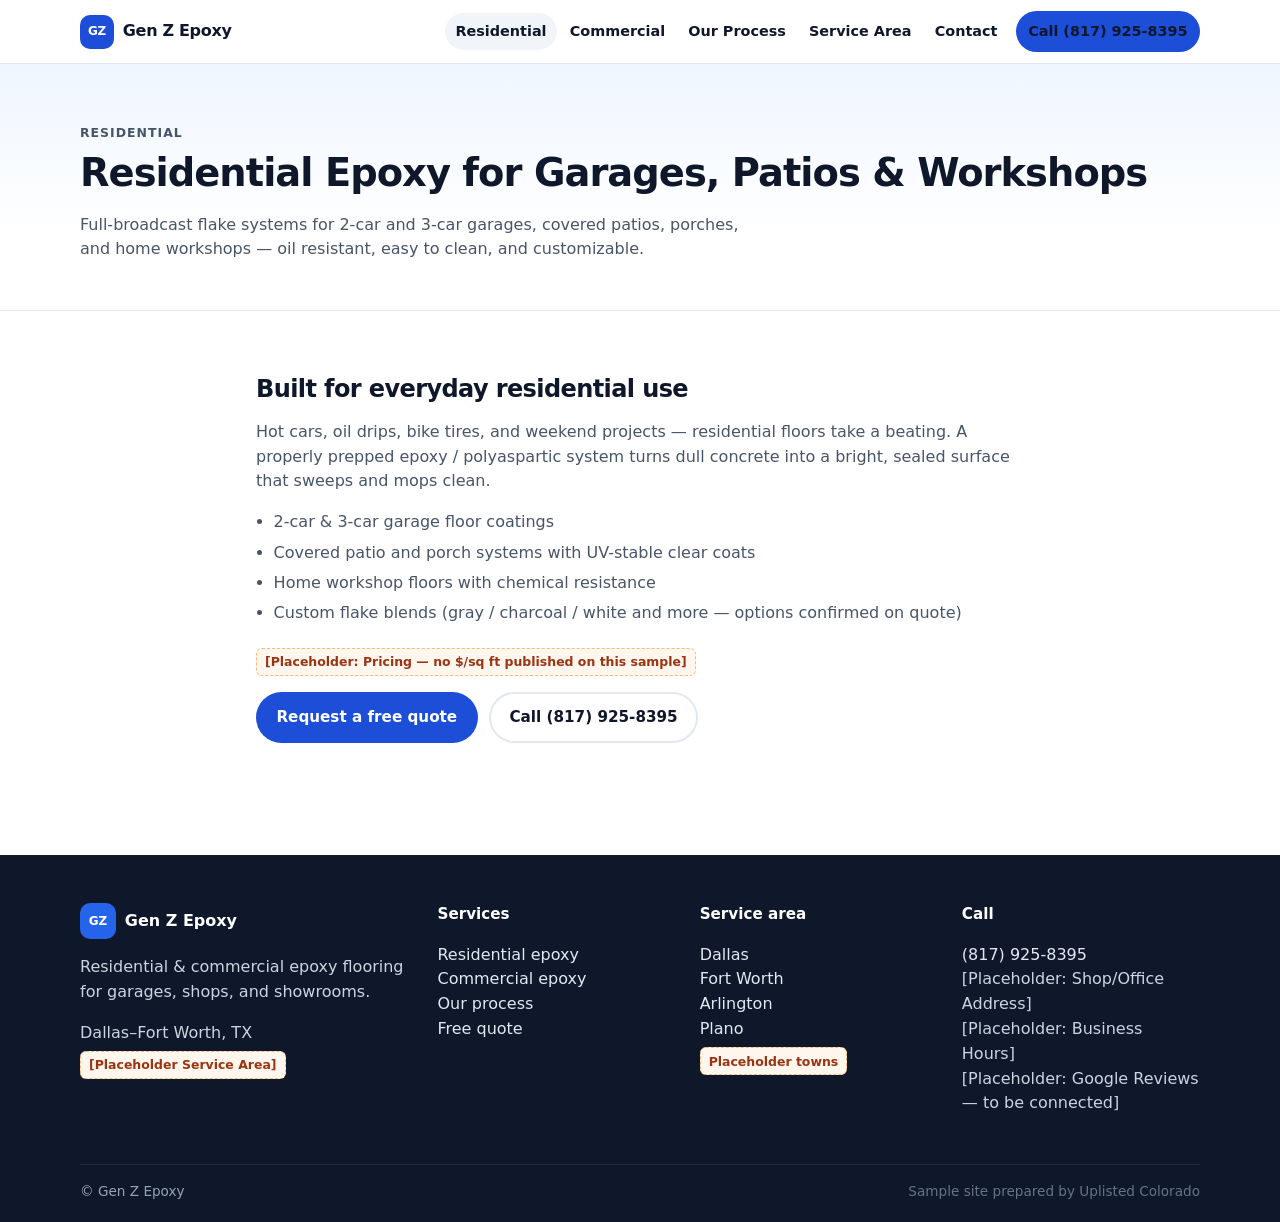
<file: version-a/residential-epoxy.html>
<!doctype html>
<html lang="en"><head><meta charset="utf-8"><meta name="viewport" content="width=device-width,initial-scale=1">
<title>Residential Garage &amp; Patio Epoxy Flooring | Gen Z Epoxy</title><meta name="description" content="Residential epoxy flooring for garages, patios, and workshops in Dallas–Fort Worth, TX. Call (817) 925-8395."><meta name="robots" content="noindex, nofollow"><!-- PREVIEW ONLY: remove at launch -->
<link rel="canonical" href="https://www.example-genzepoxy.com/residential-epoxy.html">
<meta property="og:title" content="Residential Garage &amp; Patio Epoxy Flooring | Gen Z Epoxy"><meta property="og:description" content="Residential epoxy flooring for garages, patios, and workshops in Dallas–Fort Worth, TX. Call (817) 925-8395.">
<meta property="og:type" content="website"><meta property="og:image" content="https://www.example-genzepoxy.com/assets/garage-after.jpg">
<meta name="theme-color" content="#1d4ed8"><link rel="icon" href="assets/favicon.svg">
<link rel="stylesheet" href="assets/style.css"><script type="application/ld+json">{"@context": "https://schema.org", "@type": "LocalBusiness", "@id": "https://www.example-genzepoxy.com/#business", "name": "Gen Z Epoxy", "url": "https://www.example-genzepoxy.com/", "telephone": "+18179258395", "areaServed": "Dallas–Fort Worth, TX", "description": "Residential and commercial epoxy flooring serving Dallas–Fort Worth, TX.", "priceRange": "[Placeholder]"}</script></head>
<body>

<header class="site-header"><div class="wrap">
<div class="hdr">
<a class="brand" href="index.html" aria-label="Gen Z Epoxy home"><span class="brand-mark">GZ</span> Gen Z Epoxy</a>
<button class="menu-btn" aria-label="Menu" type="button">☰</button>
<nav class="nav"><a href="residential-epoxy.html" class="active">Residential</a><a href="commercial-epoxy.html">Commercial</a><a href="process.html">Our Process</a><a href="index.html#service-area">Service Area</a><a href="contact.html">Contact</a><a class="btn btn-blue" href="tel:+18179258395" style="margin-left:.35rem">Call (817) 925-8395</a></nav>
</div>
<nav class="mobile-panel"><a href="residential-epoxy.html" class="active">Residential</a><a href="commercial-epoxy.html">Commercial</a><a href="process.html">Our Process</a><a href="index.html#service-area">Service Area</a><a href="contact.html">Contact</a><a href="tel:+18179258395">Call (817) 925-8395</a></nav>
</div></header>
<main>
<section class="page-hero"><div class="wrap">
<p class="eyebrow">Residential</p>
<h1>Residential Epoxy for Garages, Patios &amp; Workshops</h1>
<p>Full-broadcast flake systems for 2-car and 3-car garages, covered patios, porches, and home workshops — oil resistant, easy to clean, and customizable.</p>
</div></section>
<section class="section"><div class="wrap prose">
<h2>Built for everyday residential use</h2>
<p>Hot cars, oil drips, bike tires, and weekend projects — residential floors take a beating. A properly prepped epoxy / polyaspartic system turns dull concrete into a bright, sealed surface that sweeps and mops clean.</p>
<ul class="list-check">
<li>2-car &amp; 3-car garage floor coatings</li>
<li>Covered patio and porch systems with UV-stable clear coats</li>
<li>Home workshop floors with chemical resistance</li>
<li>Custom flake blends (gray / charcoal / white and more — options confirmed on quote)</li>
</ul>
<p><span class="placeholder">[Placeholder: Pricing — no $/sq ft published on this sample]</span></p>
<p><a class="btn btn-blue" href="contact.html">Request a free quote</a>
<a class="btn btn-outline" href="tel:+18179258395" style="margin-left:.4rem">Call (817) 925-8395</a></p>
</div></section></main>

<footer class="site-footer"><div class="wrap fgrid">
<div><div class="flogo"><span class="brand-mark" style="width:36px;height:36px;border-radius:10px;background:#2563eb;display:grid;place-items:center;font-size:.75rem">GZ</span> Gen Z Epoxy</div>
<p>Residential &amp; commercial epoxy flooring for garages, shops, and showrooms.</p>
<p>Dallas–Fort Worth, TX <span class="placeholder">[Placeholder Service Area]</span></p></div>
<div><h4>Services</h4><p><a href="residential-epoxy.html">Residential epoxy</a><br>
<a href="commercial-epoxy.html">Commercial epoxy</a><br>
<a href="process.html">Our process</a><br>
<a href="contact.html">Free quote</a></p></div>
<div><h4>Service area</h4><p><a href="dallas-tx.html">Dallas</a><br><a href="fort-worth-tx.html">Fort Worth</a><br><a href="arlington-tx.html">Arlington</a><br><a href="plano-tx.html">Plano</a><br><span class="placeholder">Placeholder towns</span></p></div>
<div><h4>Call</h4><p><a href="tel:+18179258395">(817) 925-8395</a><br>
[Placeholder: Shop/Office Address]<br>[Placeholder: Business Hours]<br>[Placeholder: Google Reviews — to be connected]</p></div>
</div>
<div class="wrap fine"><span>© Gen Z Epoxy</span><span class="sample-note">Sample site prepared by Uplisted Colorado</span></div></footer>
<a class="mobile-call" href="tel:+18179258395">📞 Call (817) 925-8395</a>

<script src="assets/site.js" defer></script></body></html>
</file>
<file: version-a/assets/style.css>
/* Gen Z Epoxy — clean bright modern contractor */
:root {
  --bg: #ffffff;
  --bg-soft: #f8fafc;
  --ink: #0f172a;
  --muted: #475569;
  --line: #e2e8f0;
  --blue: #1d4ed8;
  --blue-2: #2563eb;
  --amber: #f59e0b;
  --slate: #0f172a;
  --radius: 14px;
  --shadow: 0 10px 30px rgba(15, 23, 42, 0.08);
  --wrap: 1120px;
  --font: ui-sans-serif, system-ui, -apple-system, "Segoe UI", Roboto, Helvetica, Arial, sans-serif;
}
*, *::before, *::after { box-sizing: border-box; }
html { scroll-behavior: smooth; }
body {
  margin: 0;
  font-family: var(--font);
  color: var(--ink);
  background: var(--bg);
  line-height: 1.55;
  -webkit-font-smoothing: antialiased;
}
img { max-width: 100%; display: block; }
a { color: var(--blue-2); text-decoration: none; }
a:hover { text-decoration: underline; }
.wrap { width: min(100% - 2rem, var(--wrap)); margin-inline: auto; }
.btn {
  display: inline-flex; align-items: center; justify-content: center; gap: .45rem;
  padding: .75rem 1.15rem; border-radius: 999px; font-weight: 700; font-size: .95rem;
  border: 2px solid transparent; cursor: pointer; text-decoration: none !important;
  transition: transform .15s ease, background .15s ease, color .15s ease, border-color .15s ease;
}
.btn:active { transform: translateY(1px); }
.btn-blue { background: var(--blue); color: #fff; }
.btn-blue:hover { background: var(--blue-2); }
.btn-dark { background: var(--slate); color: #fff; }
.btn-dark:hover { background: #1e293b; }
.btn-ghost {
  background: rgba(255,255,255,.92); color: var(--ink); border-color: rgba(255,255,255,.7);
  backdrop-filter: blur(8px);
}
.btn-ghost:hover { background: #fff; }
.btn-outline {
  background: #fff; color: var(--ink); border-color: var(--line);
}
.btn-outline:hover { border-color: #94a3b8; }

/* ========== HERO BEFORE/AFTER ========== */
.ba-hero {
  position: relative;
  width: 100%;
  height: 100svh;
  min-height: 600px;
  max-height: 1080px;
  overflow: hidden;
  background: #0f172a;
}
.ba-stage {
  position: absolute;
  inset: 0;
  touch-action: pan-y;
  cursor: ew-resize;
  user-select: none;
  -webkit-user-select: none;
  --pos: 50%;
}
.ba-img {
  position: absolute;
  inset: 0;
  width: 100%;
  height: 100%;
  object-fit: cover;
  object-position: center 68%;
  pointer-events: none;
  -webkit-user-drag: none;
  user-select: none;
}
.ba-after { z-index: 1; }
.ba-before {
  z-index: 2;
  clip-path: inset(0 calc(100% - var(--pos, 50%)) 0 0);
  will-change: clip-path;
}
.ba-divider {
  position: absolute;
  top: 0; bottom: 0;
  left: var(--pos, 50%);
  width: 3px;
  transform: translateX(-50%);
  background: #fff;
  box-shadow: 0 0 0 1px rgba(15,23,42,.35), 0 0 18px rgba(0,0,0,.35);
  z-index: 4;
  pointer-events: none;
}
.ba-handle {
  position: absolute;
  top: 50%;
  left: var(--pos, 50%);
  transform: translate(-50%, -50%);
  width: 56px; height: 56px;
  border-radius: 50%;
  background: #fff;
  border: 3px solid #0f172a;
  box-shadow: 0 8px 24px rgba(15,23,42,.35);
  z-index: 5;
  display: grid;
  place-items: center;
  color: #0f172a;
  font-size: 14px;
  font-weight: 800;
  letter-spacing: -1px;
  touch-action: none;
  cursor: grab;
  outline: none;
}
.ba-handle:focus-visible {
  box-shadow: 0 0 0 4px rgba(37,99,235,.45), 0 8px 24px rgba(15,23,42,.35);
}
.ba-handle:active { cursor: grabbing; }
.ba-handle span { pointer-events: none; }

.ba-badge {
  position: absolute;
  top: 5.75rem;
  z-index: 6;
  pointer-events: none;
  padding: .4rem .75rem;
  border-radius: 999px;
  font-size: .72rem;
  font-weight: 800;
  letter-spacing: .06em;
  text-transform: uppercase;
  background: rgba(15,23,42,.72);
  color: #fff;
  backdrop-filter: blur(8px);
  transition: opacity .25s ease;
}
.ba-badge-before { left: 1rem; }
.ba-badge-after { right: 1rem; }

.ba-top {
  position: absolute;
  top: 0; left: 0; right: 0;
  z-index: 8;
  pointer-events: none;
  padding: .85rem 1rem 0;
}
.ba-top-inner {
  width: min(100%, var(--wrap));
  margin-inline: auto;
  display: flex;
  align-items: center;
  justify-content: space-between;
  gap: .75rem;
  padding: .55rem .7rem .55rem .9rem;
  border-radius: 999px;
  background: rgba(255,255,255,.88);
  backdrop-filter: blur(12px);
  box-shadow: var(--shadow);
}
.brand {
  display: inline-flex; align-items: center; gap: .55rem;
  font-weight: 800; color: var(--ink); text-decoration: none !important;
  letter-spacing: -.02em; pointer-events: auto;
}
.brand-mark {
  width: 34px; height: 34px; border-radius: 10px;
  background: var(--blue); color: #fff;
  display: grid; place-items: center; font-size: .75rem; font-weight: 800;
}
.ba-nav {
  display: none; gap: .15rem; align-items: center;
}
.ba-nav a {
  pointer-events: auto;
  color: var(--ink); font-weight: 600; font-size: .88rem;
  padding: .45rem .7rem; border-radius: 999px; text-decoration: none !important;
}
.ba-nav a:hover { background: #f1f5f9; }
.ba-actions { display: flex; align-items: center; gap: .45rem; }
.ba-actions a, .ba-actions button { pointer-events: auto; }
.menu-btn {
  pointer-events: auto;
  display: inline-flex; width: 42px; height: 42px; border-radius: 999px;
  border: 1px solid var(--line); background: #fff; align-items: center; justify-content: center;
  font-size: 1.1rem; cursor: pointer;
}
.phone-link { font-weight: 700; color: var(--ink); white-space: nowrap; }

.ba-copy {
  position: absolute;
  left: 0; right: 0; bottom: 0;
  z-index: 7;
  pointer-events: none;
  padding: 0 1rem 1.4rem;
  background: linear-gradient(to top, rgba(15,23,42,.72), rgba(15,23,42,.18) 55%, transparent);
}
.ba-copy-inner {
  width: min(100%, var(--wrap));
  margin-inline: auto;
  color: #fff;
  max-width: 640px;
}
.ba-copy h1 {
  margin: 0 0 .4rem;
  font-size: clamp(1.55rem, 3.4vw, 2.55rem);
  line-height: 1.15;
  letter-spacing: -.03em;
  text-shadow: 0 2px 16px rgba(0,0,0,.35);
}
.ba-copy p {
  margin: 0 0 1rem;
  color: #e2e8f0;
  font-size: clamp(.95rem, 1.6vw, 1.08rem);
  max-width: 38rem;
}
.ba-ctas { display: flex; flex-wrap: wrap; gap: .55rem; }
.ba-ctas a { pointer-events: auto; }
.scroll-cue {
  margin-top: .9rem;
  font-size: .78rem;
  letter-spacing: .08em;
  text-transform: uppercase;
  color: #cbd5e1;
  opacity: .9;
}

body.nav-open .mobile-nav { display: flex; }
.mobile-nav {
  display: none;
  position: absolute;
  top: 4.6rem; left: 1rem; right: 1rem;
  z-index: 9;
  pointer-events: auto;
  flex-direction: column;
  gap: .25rem;
  padding: .75rem;
  border-radius: 16px;
  background: rgba(255,255,255,.96);
  box-shadow: var(--shadow);
}
.mobile-nav a {
  padding: .7rem .85rem; border-radius: 10px; color: var(--ink);
  font-weight: 650; text-decoration: none !important;
}
.mobile-nav a:hover { background: #f1f5f9; }

@media (min-width: 880px) {
  .ba-nav { display: flex; }
  .menu-btn { display: none; }
  .mobile-nav { display: none !important; }
  .ba-badge { top: 5.5rem; }
}

/* ========== PAGE SECTIONS ========== */
.section { padding: 4rem 0; }
.section.alt { background: var(--bg-soft); }
.sec-head { display: flex; justify-content: space-between; align-items: end; gap: 1rem; margin-bottom: 1.5rem; flex-wrap: wrap; }
.sec-head h2, .page-hero h1, .section h2 {
  margin: 0; letter-spacing: -.025em; line-height: 1.2;
}
.eyebrow {
  display: inline-block; margin: 0 0 .5rem;
  font-size: .78rem; font-weight: 800; letter-spacing: .08em;
  text-transform: uppercase; color: var(--blue);
}
.lead { color: var(--muted); font-size: 1.05rem; max-width: 42rem; }
.grid-3 {
  display: grid; gap: 1rem;
  grid-template-columns: 1fr;
}
@media (min-width: 760px) { .grid-3 { grid-template-columns: repeat(3, 1fr); } }
.card {
  background: #fff; border: 1px solid var(--line); border-radius: var(--radius);
  padding: 1.25rem; box-shadow: 0 1px 0 rgba(15,23,42,.02);
}
.card h3 { margin: .2rem 0 .5rem; font-size: 1.1rem; }
.card p { margin: 0; color: var(--muted); }
.card .icon {
  width: 42px; height: 42px; border-radius: 12px;
  display: grid; place-items: center; background: #eff6ff; color: var(--blue);
  font-weight: 800; margin-bottom: .6rem;
}
.steps { display: grid; gap: 1rem; }
@media (min-width: 860px) { .steps { grid-template-columns: repeat(4, 1fr); } }
.step {
  background: #fff; border: 1px solid var(--line); border-radius: var(--radius); padding: 1.15rem;
  position: relative;
}
.step .n {
  width: 28px; height: 28px; border-radius: 999px; background: var(--blue); color: #fff;
  display: grid; place-items: center; font-weight: 800; font-size: .85rem; margin-bottom: .65rem;
}
.step h3 { margin: 0 0 .35rem; font-size: 1rem; }
.step p { margin: 0; color: var(--muted); font-size: .95rem; }

.page-hero {
  padding: 3.5rem 0 2rem; background: linear-gradient(180deg, #eff6ff, #fff 70%);
  border-bottom: 1px solid var(--line);
}
.page-hero h1 { font-size: clamp(1.7rem, 3vw, 2.4rem); }
.page-hero p { color: var(--muted); max-width: 42rem; }

.towns {
  display: grid; gap: .75rem;
  grid-template-columns: repeat(2, 1fr);
}
@media (min-width: 700px) { .towns { grid-template-columns: repeat(4, 1fr); } }
.town {
  display: block; padding: 1rem; border-radius: 12px; border: 1px solid var(--line);
  background: #fff; color: var(--ink); font-weight: 700; text-decoration: none !important;
}
.town:hover { border-color: #93c5fd; background: #eff6ff; }
.town small { display: block; font-weight: 500; color: var(--muted); margin-top: .25rem; }

.placeholder {
  display: inline-block; margin-top: .35rem;
  padding: .2rem .5rem; border-radius: 6px;
  background: #fff7ed; color: #9a3412; border: 1px dashed #fdba74;
  font-size: .78rem; font-weight: 650;
}
.note-box {
  margin-top: 1rem; padding: .9rem 1rem; border-radius: 12px;
  background: #fffbeb; border: 1px solid #fde68a; color: #78350f; font-size: .92rem;
}

.quote-grid {
  display: grid; gap: 1.25rem;
}
@media (min-width: 860px) { .quote-grid { grid-template-columns: 1.2fr .8fr; align-items: start; } }
form.quote {
  background: #fff; border: 1px solid var(--line); border-radius: var(--radius);
  padding: 1.25rem; display: grid; gap: .85rem;
}
label { display: grid; gap: .35rem; font-weight: 650; font-size: .92rem; }
input, select, textarea {
  font: inherit; padding: .7rem .8rem; border-radius: 10px;
  border: 1px solid #cbd5e1; background: #fff; color: var(--ink);
}
input:focus, select:focus, textarea:focus {
  outline: 2px solid rgba(37,99,235,.35); border-color: var(--blue-2);
}
.call-card {
  background: var(--slate); color: #fff; border-radius: var(--radius); padding: 1.4rem;
}
.call-card h3 { margin: 0 0 .35rem; }
.call-card p { margin: 0 0 1rem; color: #cbd5e1; }
.call-card .big {
  display: inline-block; font-size: 1.45rem; font-weight: 800; color: #fff;
  text-decoration: none !important; margin-bottom: 1rem;
}
.call-card .big:hover { color: #93c5fd; }

/* Inner page header (non-hero) */
.site-header {
  position: sticky; top: 0; z-index: 20;
  background: rgba(255,255,255,.92); backdrop-filter: blur(10px);
  border-bottom: 1px solid var(--line);
}
.site-header .hdr {
  display: flex; align-items: center; justify-content: space-between; gap: .75rem;
  padding: .7rem 0;
}
.site-header .nav { display: none; gap: .15rem; align-items: center; }
.site-header .nav a {
  color: var(--ink); font-weight: 600; font-size: .9rem;
  padding: .45rem .65rem; border-radius: 999px; text-decoration: none !important;
}
.site-header .nav a:hover, .site-header .nav a.active { background: #f1f5f9; }
@media (min-width: 880px) {
  .site-header .nav { display: flex; }
  .site-header .menu-btn { display: none; }
}
.site-header .mobile-panel {
  display: none; flex-direction: column; gap: .2rem; padding: 0 0 .85rem;
}
body.nav-open .site-header .mobile-panel { display: flex; }
.site-header .mobile-panel a {
  padding: .65rem .75rem; border-radius: 10px; color: var(--ink);
  font-weight: 650; text-decoration: none !important;
}
.site-header .mobile-panel a:hover { background: #f1f5f9; }

.site-footer {
  background: #0f172a; color: #cbd5e1; padding: 3rem 0 1.25rem; margin-top: 2rem;
}
.site-footer a { color: #e2e8f0; }
.site-footer h4 { margin: 0 0 .6rem; color: #fff; font-size: .95rem; }
.fgrid {
  display: grid; gap: 1.5rem;
  grid-template-columns: 1fr;
}
@media (min-width: 800px) { .fgrid { grid-template-columns: 1.4fr 1fr 1fr 1fr; } }
.flogo { display: flex; align-items: center; gap: .55rem; color: #fff; font-weight: 800; margin-bottom: .6rem; }
.fine {
  margin-top: 2rem; padding-top: 1rem; border-top: 1px solid #1e293b;
  display: flex; flex-wrap: wrap; gap: .75rem; justify-content: space-between;
  font-size: .85rem; color: #94a3b8;
}
.sample-note { color: #64748b; }
.mobile-call {
  position: fixed; left: 1rem; right: 1rem; bottom: 1rem; z-index: 30;
  display: flex; justify-content: center;
  padding: .9rem 1rem; border-radius: 999px;
  background: var(--blue); color: #fff !important; font-weight: 800;
  text-decoration: none !important; box-shadow: 0 12px 30px rgba(29,78,216,.4);
}
@media (min-width: 880px) { .mobile-call { display: none; } }
body { padding-bottom: 4.5rem; }
@media (min-width: 880px) { body { padding-bottom: 0; } }

.prose { max-width: 48rem; }
.prose p { color: var(--muted); }
.list-check { padding-left: 1.1rem; color: var(--muted); }
.list-check li { margin: .35rem 0; }
.map-ph {
  border: 1px dashed #94a3b8; border-radius: var(--radius);
  background: #f1f5f9; min-height: 220px;
  display: grid; place-items: center; color: var(--muted); text-align: center; padding: 1.5rem;
}
</file>
<file: version-b/base.css>
*,
*::before,
*::after {
  box-sizing: border-box;
  margin: 0;
  padding: 0;
}

html {
  -moz-text-size-adjust: none;
  -webkit-text-size-adjust: none;
  text-size-adjust: none;
  -webkit-font-smoothing: antialiased;
  -moz-osx-font-smoothing: grayscale;
  text-rendering: optimizeLegibility;
  scroll-behavior: smooth;
  scroll-padding-top: var(--space-20);
}

body {
  min-height: 100dvh;
  line-height: 1.6;
  font-family: var(--font-body, sans-serif);
  font-size: var(--text-base);
  color: var(--color-text);
  background-color: var(--color-bg);
}

img,
picture,
video,
canvas,
svg {
  display: block;
  max-width: 100%;
  height: auto;
}
ul[role='list'],
ol[role='list'] {
  list-style: none;
}
input,
button,
textarea,
select {
  font: inherit;
  color: inherit;
}

h1,
h2,
h3,
h4 {
  text-wrap: balance;
  line-height: 1.15;
}
p,
li,
figcaption {
  text-wrap: pretty;
  max-width: 72ch;
}

::selection {
  background: oklch(from var(--color-primary) l c h / 0.35);
  color: #fff;
}

:focus-visible {
  outline: 2px solid var(--color-primary);
  outline-offset: 3px;
  border-radius: var(--radius-sm);
}

@media (prefers-reduced-motion: reduce) {
  *,
  *::before,
  *::after {
    animation-duration: 0.01ms !important;
    animation-iteration-count: 1 !important;
    transition-duration: 0.01ms !important;
    scroll-behavior: auto !important;
  }
}

button {
  cursor: pointer;
  background: none;
  border: none;
}

a,
button,
[role='button'],
input,
textarea,
select {
  transition:
    color var(--transition-interactive),
    background var(--transition-interactive),
    border-color var(--transition-interactive),
    box-shadow var(--transition-interactive);
}

.sr-only {
  position: absolute;
  width: 1px;
  height: 1px;
  padding: 0;
  margin: -1px;
  overflow: hidden;
  clip: rect(0, 0, 0, 0);
  white-space: nowrap;
  border-width: 0;
}
</file>
<file: version-b/style.css>
/* ============ TOKENS ============ */
:root {
  --font-display: 'Barlow Condensed', 'Arial Narrow', 'Helvetica Neue', sans-serif;
  --font-body: 'Satoshi', 'Inter', 'Helvetica Neue', sans-serif;

  --text-xs: clamp(0.75rem, 0.7rem + 0.25vw, 0.875rem);
  --text-sm: clamp(0.875rem, 0.8rem + 0.35vw, 1rem);
  --text-base: clamp(1rem, 0.95rem + 0.25vw, 1.125rem);
  --text-lg: clamp(1.125rem, 1rem + 0.75vw, 1.5rem);
  --text-xl: clamp(1.5rem, 1.2rem + 1.25vw, 2.25rem);
  --text-2xl: clamp(2rem, 1.2rem + 2.5vw, 3.5rem);
  --text-3xl: clamp(2.5rem, 1rem + 4vw, 5rem);
  --text-hero: clamp(2.75rem, 0.75rem + 5vw, 5.75rem);

  --space-1: 0.25rem;
  --space-2: 0.5rem;
  --space-3: 0.75rem;
  --space-4: 1rem;
  --space-5: 1.25rem;
  --space-6: 1.5rem;
  --space-8: 2rem;
  --space-10: 2.5rem;
  --space-12: 3rem;
  --space-16: 4rem;
  --space-20: 5rem;
  --space-24: 6rem;
  --space-32: 8rem;

  /* Dark, cool-neutral surfaces */
  --color-bg: oklch(0.17 0.006 250);
  --color-surface: oklch(0.21 0.007 250);
  --color-surface-2: oklch(0.25 0.008 250);
  --color-border: oklch(1 0 0 / 0.1);
  --color-text: oklch(0.96 0.004 250);
  --color-text-muted: oklch(0.72 0.01 250);
  --color-text-faint: oklch(0.52 0.01 250);

  /* Accent: the logo's blue */
  --color-primary: oklch(0.6 0.19 255);
  --color-primary-hover: oklch(0.66 0.18 255);
  --color-primary-active: oklch(0.54 0.19 255);
  --color-on-primary: #fff;

  /* Light section overrides */
  --light-bg: oklch(0.95 0.004 90);
  --light-surface: oklch(0.98 0.003 90);
  --light-text: oklch(0.2 0.006 250);
  --light-muted: oklch(0.45 0.01 250);
  --light-border: oklch(0 0 0 / 0.1);

  --radius-sm: 0.25rem;
  --radius-md: 0.375rem;
  --radius-lg: 0.75rem;
  --radius-full: 9999px;

  --transition-interactive: 180ms cubic-bezier(0.16, 1, 0.3, 1);
  --ease-out: cubic-bezier(0.16, 1, 0.3, 1);

  --shadow-md: 0 4px 16px oklch(0 0 0 / 0.35);
  --shadow-lg: 0 16px 48px oklch(0 0 0 / 0.45);

  --content-wide: 1280px;
  --gutter: clamp(var(--space-5), 4vw, var(--space-12));
}

/* ============ LAYOUT PRIMITIVES ============ */
.container {
  width: 100%;
  max-width: var(--content-wide);
  margin-inline: auto;
  padding-inline: var(--gutter);
}

.skip-link {
  position: absolute;
  top: -100px;
  left: var(--space-4);
  z-index: 200;
  padding: var(--space-2) var(--space-4);
  background: var(--color-primary);
  color: var(--color-on-primary);
  border-radius: var(--radius-sm);
}
.skip-link:focus {
  top: var(--space-4);
}

/* ============ TYPE ============ */
.display,
.display-md,
.display-sm {
  font-family: var(--font-display);
  font-weight: 800;
  text-transform: uppercase;
  letter-spacing: -0.01em;
  line-height: 0.92;
}
.display {
  font-size: var(--text-hero);
}
.display-md {
  font-size: var(--text-3xl);
}
.display-sm {
  font-size: var(--text-2xl);
  margin: 0;
}
.display em,
.display-md em,
.display-sm em {
  font-style: normal;
  color: var(--color-primary);
}

.kicker {
  display: inline-flex;
  align-items: center;
  gap: var(--space-2);
  font-size: var(--text-xs);
  font-weight: 700;
  letter-spacing: 0.14em;
  text-transform: uppercase;
  color: var(--color-text-muted);
  margin-bottom: var(--space-5);
}
.kicker .dot {
  width: 6px;
  height: 6px;
  border-radius: var(--radius-full);
  background: var(--color-primary);
}

.section-lede {
  color: var(--color-text-muted);
  max-width: 52ch;
  margin-top: var(--space-5);
}

h3 {
  font-family: var(--font-display);
  font-weight: 700;
  text-transform: uppercase;
  font-size: var(--text-xl);
  letter-spacing: 0.01em;
}

/* ============ BUTTONS ============ */
.btn {
  display: inline-flex;
  align-items: center;
  justify-content: center;
  gap: var(--space-2);
  padding: var(--space-3) var(--space-5);
  min-height: 44px;
  font-size: var(--text-sm);
  font-weight: 700;
  letter-spacing: 0.02em;
  text-decoration: none;
  border-radius: var(--radius-sm);
  white-space: nowrap;
  transition:
    background var(--transition-interactive),
    color var(--transition-interactive),
    border-color var(--transition-interactive),
    transform var(--transition-interactive);
}
.btn-lg {
  padding: var(--space-4) var(--space-6);
  min-height: 52px;
}
.btn-primary {
  background: var(--color-primary);
  color: var(--color-on-primary);
}
.btn-primary:hover {
  background: var(--color-primary-hover);
  transform: translateY(-1px);
}
.btn-primary:active {
  background: var(--color-primary-active);
  transform: translateY(0);
}
.btn-ghost {
  color: var(--color-text);
  border: 1px solid oklch(1 0 0 / 0.35);
  background: oklch(0 0 0 / 0.25);
  backdrop-filter: blur(8px);
}
.btn-ghost:hover {
  background: oklch(1 0 0 / 0.12);
  border-color: oklch(1 0 0 / 0.6);
}

/* ============ HEADER ============ */
#work,
#colors,
#process,
#quote,
.statement {
  scroll-margin-top: 5.5rem;
}
.site-header {
  position: fixed;
  inset-inline: 0;
  top: 0;
  z-index: 100;
  transition:
    background 300ms var(--ease-out),
    box-shadow 300ms var(--ease-out);
}
.site-header.scrolled {
  background: oklch(from var(--color-bg) l c h / 0.85);
  backdrop-filter: blur(14px);
  box-shadow: 0 1px 0 var(--color-border);
}
.header-inner {
  display: flex;
  align-items: center;
  gap: var(--space-8);
  height: 76px;
}
.brand {
  display: inline-flex;
  align-items: center;
  gap: var(--space-3);
  text-decoration: none;
  color: var(--color-text);
}
.brand-mark {
  width: 44px;
  height: 44px;
  border-radius: var(--radius-full);
  flex-shrink: 0;
}
.brand-name {
  font-family: var(--font-display);
  font-weight: 800;
  text-transform: uppercase;
  font-size: var(--text-xl);
  line-height: 1;
  letter-spacing: 0.01em;
}
.brand-name span {
  font-weight: 600;
  color: var(--color-text-muted);
}
.site-nav {
  display: flex;
  gap: var(--space-6);
  margin-left: auto;
}
.site-nav a,
.footer-nav a {
  color: var(--color-text-muted);
  text-decoration: none;
  font-size: var(--text-sm);
  font-weight: 500;
}
.site-nav a:hover,
.footer-nav a:hover {
  color: var(--color-text);
}
.header-actions {
  display: flex;
  align-items: center;
  gap: var(--space-5);
}
.header-phone {
  color: var(--color-text);
  text-decoration: none;
  font-weight: 700;
  font-size: var(--text-sm);
  font-variant-numeric: tabular-nums;
}
.header-phone:hover {
  color: var(--color-primary-hover);
}
.menu-toggle {
  display: none;
  width: 44px;
  height: 44px;
  margin-left: auto;
  flex-direction: column;
  justify-content: center;
  align-items: center;
  gap: 6px;
}
.menu-toggle span {
  display: block;
  width: 24px;
  height: 2px;
  background: var(--color-text);
  transition: transform 220ms var(--ease-out);
}
.menu-toggle[aria-expanded='true'] span:first-child {
  transform: translateY(4px) rotate(45deg);
}
.menu-toggle[aria-expanded='true'] span:last-child {
  transform: translateY(-4px) rotate(-45deg);
}
.mobile-nav {
  display: none;
}

/* ============ HERO / COMPARE ============ */
.hero {
  position: relative;
  min-height: 100svh;
  display: flex;
  flex-direction: column;
  justify-content: space-between;
  isolation: isolate;
  padding-bottom: 3.1rem;
}
.compare {
  position: relative;
  overflow: hidden;
  user-select: none;
  -webkit-user-select: none;
  touch-action: pan-y;
  --pos: 50%;
  background: var(--color-surface);
}
.compare-hero {
  position: absolute;
  top: 0;
  right: 0;
  left: 0;
  bottom: 3.1rem;
  z-index: 0;
}
.hero-ai-note {
  position: absolute;
  left: 0;
  right: 0;
  bottom: 0;
  z-index: 6;
  display: flex;
  align-items: center;
  justify-content: center;
  box-sizing: border-box;
  width: 100%;
  max-width: none;
  height: 3.1rem;
  margin: 0;
  padding: 0.45rem 1.25rem;
  background: #0c0e12;
  color: #fff;
  font-size: var(--text-sm);
  font-weight: 700;
  line-height: 1.35;
  text-align: center;
  pointer-events: none;
}
.compare img {
  position: absolute;
  inset: 0;
  width: 100%;
  height: 100%;
  object-fit: cover;
  pointer-events: none;
}
.compare:not(.compare-hero) {
  aspect-ratio: 4 / 3;
}
.compare-before-wrap {
  position: absolute;
  inset: 0;
  clip-path: inset(0 calc(100% - var(--pos)) 0 0);
}
.compare-hero .compare-before-wrap::after,
.compare-hero::after {
  content: '';
  position: absolute;
  inset: 0;
  pointer-events: none;
}
/* readability scrim over the hero */
.compare-hero::after {
  background:
    linear-gradient(to bottom, oklch(0.1 0.005 250 / 0.9) 0%, oklch(0.1 0.005 250 / 0.6) 36%, transparent 64%),
    linear-gradient(to top, oklch(0.1 0.005 250 / 0.85) 0%, oklch(0.1 0.005 250 / 0.4) 12%, transparent 26%);
  z-index: 2;
}
.compare-hero .compare-handle {
  top: 76px;
}
.compare-handle {
  position: absolute;
  top: 0;
  bottom: 0;
  left: var(--pos);
  width: 2px;
  margin-left: -1px;
  background: #fff;
  z-index: 3;
  pointer-events: none;
  box-shadow: 0 0 0 1px oklch(0 0 0 / 0.2);
}
.compare-handle-grip {
  position: absolute;
  top: 50%;
  left: 50%;
  transform: translate(-50%, -50%);
  width: 56px;
  height: 56px;
  border-radius: var(--radius-full);
  background: #fff;
  color: var(--color-bg);
  display: grid;
  place-items: center;
  box-shadow: var(--shadow-md);
  transition: transform var(--transition-interactive), background var(--transition-interactive), color var(--transition-interactive);
}
.compare:not(.compare-hero) .compare-handle-grip {
  width: 44px;
  height: 44px;
}
.compare.dragging .compare-handle-grip,
.compare:hover .compare-handle-grip {
  background: var(--color-primary);
  color: var(--color-on-primary);
  transform: translate(-50%, -50%) scale(1.06);
}
.compare-hint {
  position: absolute;
  top: calc(50% + 40px);
  left: 50%;
  transform: translateX(-50%);
  font-size: var(--text-xs);
  font-weight: 700;
  letter-spacing: 0.16em;
  text-transform: uppercase;
  color: #fff;
  text-shadow: 0 1px 8px oklch(0 0 0 / 0.6);
  opacity: 1;
  transition: opacity 400ms var(--ease-out);
}
.compare.interacted .compare-hint {
  opacity: 0;
}
.compare-label {
  position: absolute;
  top: var(--space-5);
  z-index: 3;
  padding: var(--space-1) var(--space-3);
  font-size: var(--text-xs);
  font-weight: 700;
  letter-spacing: 0.14em;
  text-transform: uppercase;
  border-radius: var(--radius-sm);
  background: oklch(0 0 0 / 0.55);
  color: #fff;
  backdrop-filter: blur(6px);
  pointer-events: none;
}
.compare-hero .compare-label {
  top: auto;
  bottom: var(--space-16);
}
.compare-label-before {
  left: var(--space-5);
}
.compare-label-after {
  right: var(--space-5);
  background: var(--color-primary);
}
.compare-range {
  position: absolute;
  inset: 0;
  width: 100%;
  height: 100%;
  z-index: 4;
  opacity: 0;
  cursor: ew-resize;
  margin: 0;
  -webkit-appearance: none;
  appearance: none;
}
.compare-range:focus-visible {
  opacity: 0;
}
.compare:has(.compare-range:focus-visible) .compare-handle-grip {
  outline: 3px solid var(--color-primary);
  outline-offset: 3px;
}
.ai-caption {
  grid-column: 1 / -1;
  max-width: none;
  font-size: var(--text-xs);
  font-weight: 700;
  letter-spacing: 0.01em;
  text-transform: none;
  color: var(--color-text);
}

.hero-content {
  position: relative;
  z-index: 5;
  padding-top: calc(76px + var(--space-12));
  padding-bottom: var(--space-8);
  pointer-events: none;
}
.hero-content a,
.hero-content .btn {
  pointer-events: auto;
}
.hero-content .kicker {
  color: oklch(0.9 0.005 250);
}
.hero-content .display {
  max-width: 22ch;
  text-shadow: 0 2px 24px oklch(0 0 0 / 0.5);
}
.hero-sub {
  margin-top: var(--space-6);
  max-width: 46ch;
  color: oklch(0.88 0.005 250);
  text-shadow: 0 1px 12px oklch(0 0 0 / 0.5);
}
.hero-actions {
  display: flex;
  flex-wrap: wrap;
  gap: var(--space-3);
  margin-top: var(--space-8);
}
.hero-meta {
  position: relative;
  z-index: 5;
  display: flex;
  justify-content: space-between;
  padding-bottom: var(--space-6);
  font-size: var(--text-xs);
  font-weight: 700;
  letter-spacing: 0.14em;
  text-transform: uppercase;
  color: #fff;
  text-shadow: 0 1px 6px oklch(0 0 0 / 0.7);
  pointer-events: none;
}

/* ============ TICKER ============ */
.ticker {
  overflow: hidden;
  border-block: 1px solid var(--color-border);
  padding-block: var(--space-4);
  background: var(--color-surface);
}
.ticker-track {
  display: flex;
  gap: var(--space-10);
  width: max-content;
  animation: ticker 40s linear infinite;
}
.ticker-track span {
  font-family: var(--font-display);
  font-weight: 700;
  text-transform: uppercase;
  font-size: var(--text-xl);
  letter-spacing: 0.04em;
  color: var(--color-text-faint);
  display: inline-flex;
  align-items: center;
  gap: var(--space-10);
}
.ticker-track span::after {
  content: '';
  width: 6px;
  height: 6px;
  border-radius: var(--radius-full);
  background: var(--color-primary);
}
@keyframes ticker {
  to {
    transform: translateX(-50%);
  }
}
@media (prefers-reduced-motion: reduce) {
  .ticker-track {
    animation: none;
  }
  .collage-item img {
    transition: none;
  }
  .collage-item:hover img,
  .collage-item.is-zoomed img {
    transform: none;
    box-shadow: none;
  }
}

/* ============ STATEMENT ============ */
.statement {
  display: grid;
  grid-template-columns: 1.1fr 1fr;
  gap: var(--space-12);
  padding-block: clamp(var(--space-16), 10vw, var(--space-32));
  align-items: start;
}
.statement-body {
  display: grid;
  gap: var(--space-5);
  color: var(--color-text-muted);
  padding-top: var(--space-3);
}
.stat-row {
  display: grid;
  grid-template-columns: repeat(3, 1fr);
  gap: var(--space-6);
  margin-top: var(--space-8);
  padding-top: var(--space-8);
  border-top: 1px solid var(--color-border);
}
.stat-row li {
  display: grid;
  gap: var(--space-1);
}
.stat-row strong {
  font-family: var(--font-display);
  font-weight: 800;
  font-size: var(--text-2xl);
  line-height: 1;
  color: var(--color-text);
}
.stat-row span {
  font-size: var(--text-xs);
  letter-spacing: 0.08em;
  text-transform: uppercase;
  font-weight: 700;
  color: var(--color-text-faint);
}

/* ============ LIGHT SECTIONS ============ */
.section-light {
  --color-bg: var(--light-bg);
  --color-surface: var(--light-surface);
  --color-text: var(--light-text);
  --color-text-muted: var(--light-muted);
  --color-text-faint: oklch(0.6 0.01 250);
  --color-border: var(--light-border);
  background: var(--color-bg);
  color: var(--color-text);
}

/* ============ WORK ============ */
.work {
  padding-block: clamp(var(--space-16), 9vw, var(--space-24));
}
.section-head {
  display: grid;
  grid-template-columns: minmax(0, 1.2fr) minmax(0, 1fr);
  gap: var(--space-8);
  align-items: end;
  margin-bottom: var(--space-12);
}
.section-head .kicker {
  grid-column: 1 / -1;
  margin-bottom: 0;
}
.section-head .section-lede {
  margin-top: 0;
  justify-self: end;
}
.work-grid {
  display: grid;
  grid-template-columns: repeat(2, minmax(0, 1fr));
  gap: var(--space-8) var(--space-6);
}
.work-item .compare {
  border-radius: var(--radius-lg);
  box-shadow: 0 1px 2px oklch(0 0 0 / 0.08), 0 12px 32px oklch(0 0 0 / 0.1);
}
.work-item figcaption {
  display: grid;
  grid-template-columns: auto 1fr;
  gap: var(--space-1) var(--space-4);
  padding-top: var(--space-4);
  align-items: baseline;
}
.work-index {
  font-family: var(--font-display);
  font-weight: 700;
  font-size: var(--text-lg);
  color: var(--color-primary);
  grid-row: span 2;
}
.work-title {
  font-family: var(--font-display);
  font-weight: 700;
  text-transform: uppercase;
  font-size: var(--text-xl);
  line-height: 1;
}
.work-tag {
  font-size: var(--text-sm);
  color: var(--color-text-muted);
}


.work-item-feature {
  max-width: 640px; /* current size kept on mobile / small screens */
  width: 100%;
  margin-inline: auto;
  margin-bottom: var(--space-12);
}
@media (min-width: 1025px) {
  /* Restore pre-r12 full container width on desktop only */
  .work-item-feature {
    max-width: none;
    margin-inline: 0;
  }
}
.work-item-feature .compare {
  border-radius: var(--radius-lg);
  box-shadow: 0 1px 2px oklch(0 0 0 / 0.08), 0 12px 32px oklch(0 0 0 / 0.1);
}
.compare-floor {
  object-position: center 78%;
}
.photo-collage {
  display: flex;
  flex-wrap: wrap;
  gap: 6px;
  max-width: 72%; /* ~25% narrower than r11's full-width collage; 4-across desktop */
  margin: 0 auto var(--space-12);
  overflow: visible;
}
.photo-collage::after {
  content: "";
  flex-grow: 999;
  height: 0;
}
.work {
  overflow-x: hidden;
}
.collage-item {
  position: relative;
  margin: 0;
  min-width: 0;
  flex-grow: calc(var(--w) / var(--h));
  flex-basis: calc(var(--w) / var(--h) * 200px);
  cursor: pointer;
  z-index: 1;
}
.collage-item img {
  width: 100%;
  height: auto;
  aspect-ratio: var(--w) / var(--h);
  object-fit: contain;
  vertical-align: middle;
  border-radius: var(--radius-sm);
  display: block;
  transform-origin: center center;
  transition: transform 280ms var(--ease-out, ease), box-shadow 280ms var(--ease-out, ease);
}
.collage-item.is-zoomed {
  z-index: 6;
}
.collage-item.is-zoomed img {
  transform: scale(1.56);
  box-shadow: 0 10px 28px oklch(0 0 0 / 0.28), 0 2px 6px oklch(0 0 0 / 0.18);
}
@media (hover: hover) and (pointer: fine) {
  .collage-item:hover {
    z-index: 6;
  }
  .collage-item:hover img {
    transform: scale(1.56);
    box-shadow: 0 10px 28px oklch(0 0 0 / 0.28), 0 2px 6px oklch(0 0 0 / 0.18);
  }
}
.collage-item:focus-visible {
  z-index: 6;
  outline: none;
}
.collage-item:focus-visible img {
  outline: 3px solid var(--color-primary);
  outline-offset: 2px;
}
.work-concepts {
  padding-top: var(--space-4);
  border-top: 1px solid var(--color-border);
}
.section-head-sub {
  margin-bottom: var(--space-8);
  margin-top: var(--space-10);
}


/* ============ SERVICES ============ */
.services {
  padding-block: clamp(var(--space-16), 9vw, var(--space-24));
  background: var(--color-surface);
}
.services-inner {
  display: grid;
  grid-template-columns: minmax(0, 2fr) minmax(0, 3fr);
  gap: var(--space-12);
  align-items: start;
}
.services-intro {
  position: sticky;
  top: 100px;
}
.service-list {
  border-top: 1px solid var(--color-border);
}
.service-row {
  display: grid;
  grid-template-columns: 3rem minmax(0, 1fr) minmax(0, 13rem);
  gap: var(--space-6);
  padding-block: var(--space-8);
  border-bottom: 1px solid var(--color-border);
}
.service-num {
  font-family: var(--font-display);
  font-weight: 700;
  font-size: var(--text-lg);
  color: var(--color-primary);
  line-height: 1.3;
}
.service-body p {
  color: var(--color-text-muted);
  margin-top: var(--space-2);
}
.service-meta {
  font-size: var(--text-xs);
  letter-spacing: 0.08em;
  text-transform: uppercase;
  font-weight: 700;
  color: var(--color-text-faint);
  text-align: right;
  line-height: 1.8;
}

/* ============ PROCESS ============ */
.process {
  padding-block: clamp(var(--space-16), 9vw, var(--space-24));
}
.process-inner {
  display: grid;
  grid-template-columns: minmax(0, 1.1fr) minmax(0, 1fr);
  gap: var(--space-16);
  align-items: start;
}
.steps {
  display: grid;
  gap: var(--space-8);
  margin-top: var(--space-10);
}
.steps li {
  display: grid;
  grid-template-columns: 2.5rem minmax(0, 1fr);
  gap: var(--space-4);
}
.step-num {
  font-family: var(--font-display);
  font-weight: 800;
  font-size: var(--text-2xl);
  line-height: 0.9;
  color: var(--color-primary);
}
.steps p {
  color: var(--color-text-muted);
  margin-top: var(--space-2);
}
.process-figure {
  position: sticky;
  top: 100px;
}
.process-figure img {
  width: 100%;
  aspect-ratio: 4 / 3;
  object-fit: cover;
  border-radius: var(--radius-lg);
}
.process-figure figcaption {
  margin-top: var(--space-3);
  font-size: var(--text-xs);
  letter-spacing: 0.08em;
  text-transform: uppercase;
  font-weight: 700;
  color: var(--color-text-faint);
}

/* ============ REVIEWS ============ */
.reviews {
  padding-block: clamp(var(--space-16), 9vw, var(--space-24));
}
.review-grid {
  display: grid;
  grid-template-columns: repeat(2, minmax(0, 1fr));
  gap: var(--space-6);
}
.review {
  padding: var(--space-8);
  background: var(--color-surface);
  border: 1px solid var(--color-border);
  border-radius: var(--radius-lg);
  display: flex;
  flex-direction: column;
  justify-content: space-between;
  gap: var(--space-6);
}
.review p {
  font-family: var(--font-display);
  font-weight: 600;
  font-size: var(--text-xl);
  line-height: 1.15;
  letter-spacing: 0.005em;
}
.review-feature {
  grid-column: 1 / -1;
  padding: var(--space-12);
}
.review-feature p {
  font-size: var(--text-2xl);
  max-width: 24ch;
  font-weight: 700;
}
.review footer {
  font-size: var(--text-sm);
  color: var(--color-text-muted);
}
.review cite {
  font-style: normal;
  color: var(--color-text);
  font-weight: 700;
}

/* ============ QUOTE ============ */
.quote {
  position: relative;
  padding-block: clamp(var(--space-16), 9vw, var(--space-24));
  isolation: isolate;
  overflow: hidden;
}
.quote-bg {
  position: absolute;
  inset: 0;
  z-index: -1;
}
.quote-bg img {
  width: 100%;
  height: 100%;
  object-fit: cover;
  filter: saturate(0.7) brightness(0.45);
}
.quote-bg::after {
  content: '';
  position: absolute;
  inset: 0;
  background: linear-gradient(to right, oklch(0.12 0.005 250 / 0.92), oklch(0.12 0.005 250 / 0.6));
}
.quote-inner {
  display: grid;
  grid-template-columns: minmax(0, 1fr) minmax(0, 1.1fr);
  gap: var(--space-16);
  align-items: start;
}
.quote-phone {
  display: inline-block;
  margin-top: var(--space-8);
  font-family: var(--font-display);
  font-weight: 800;
  font-size: var(--text-2xl);
  line-height: 1;
  color: var(--color-text);
  text-decoration: none;
  font-variant-numeric: tabular-nums;
}
.quote-phone:hover {
  color: var(--color-primary-hover);
}
.quote-area {
  margin-top: var(--space-3);
  font-size: var(--text-sm);
  color: var(--color-text-muted);
}
.quote-form {
  background: oklch(0.15 0.006 250 / 0.8);
  backdrop-filter: blur(12px);
  border: 1px solid var(--color-border);
  border-radius: var(--radius-lg);
  padding: clamp(var(--space-6), 3vw, var(--space-10));
}
.field-grid {
  display: grid;
  grid-template-columns: repeat(2, minmax(0, 1fr));
  gap: var(--space-5);
  margin-bottom: var(--space-6);
}
.field {
  display: grid;
  gap: var(--space-2);
}
.field-full {
  grid-column: 1 / -1;
}
.field > span,
.field legend {
  font-size: var(--text-xs);
  font-weight: 700;
  letter-spacing: 0.08em;
  text-transform: uppercase;
  color: var(--color-text-muted);
}
.field input,
.field select,
.field textarea {
  width: 100%;
  min-height: 48px;
  padding: var(--space-3) var(--space-4);
  background: oklch(1 0 0 / 0.04);
  border: 1px solid oklch(1 0 0 / 0.14);
  border-radius: var(--radius-sm);
  color: var(--color-text);
}
.field textarea {
  resize: vertical;
}
.field select {
  appearance: none;
  background-image: url("data:image/svg+xml,%3Csvg xmlns='http://www.w3.org/2000/svg' width='16' height='16' fill='none' stroke='%23a3a8b0' stroke-width='2'%3E%3Cpath d='M4 6l4 4 4-4'/%3E%3C/svg%3E");
  background-repeat: no-repeat;
  background-position: right var(--space-3) center;
}
.field select option {
  background: var(--color-surface-2);
}
.field input::placeholder,
.field textarea::placeholder {
  color: var(--color-text-faint);
}
.field input:focus,
.field select:focus,
.field textarea:focus {
  outline: none;
  border-color: var(--color-primary);
  box-shadow: 0 0 0 3px oklch(from var(--color-primary) l c h / 0.25);
}
.field input:user-invalid,
.field select:user-invalid {
  border-color: oklch(0.65 0.2 25);
}
.finish-set {
  border: 0;
  display: flex;
  flex-wrap: wrap;
  gap: var(--space-2);
}
.finish-set legend {
  margin-bottom: var(--space-2);
}
.finish-set label {
  position: relative;
}
.finish-set input {
  position: absolute;
  opacity: 0;
  inset: 0;
}
.finish-set label span {
  display: inline-flex;
  align-items: center;
  min-height: 40px;
  padding: var(--space-2) var(--space-4);
  border-radius: var(--radius-full);
  border: 1px solid oklch(1 0 0 / 0.16);
  font-size: var(--text-sm);
  font-weight: 500;
  color: var(--color-text-muted);
  cursor: pointer;
  transition:
    background var(--transition-interactive),
    color var(--transition-interactive),
    border-color var(--transition-interactive);
}
.finish-set input:checked + span {
  background: var(--color-primary);
  border-color: var(--color-primary);
  color: var(--color-on-primary);
}
.finish-set input:focus-visible + span {
  outline: 2px solid var(--color-primary);
  outline-offset: 2px;
}
.quote-form .btn {
  width: 100%;
}
.form-note,
.form-privacy {
  margin-top: var(--space-3);
  font-size: var(--text-xs);
  color: var(--color-text-faint);
  text-align: left;
  line-height: 1.45;
}
.form-privacy {
  margin-top: var(--space-4);
  font-size: var(--text-sm);
  color: var(--color-text-muted);
}
.consent {
  grid-template-columns: auto minmax(0, 1fr);
  align-items: start;
}
.consent input {
  width: 1.15rem;
  height: 1.15rem;
  min-height: 0;
  margin-top: 0.2rem;
  accent-color: var(--color-primary);
}
.consent span {
  font-size: var(--text-sm);
  font-weight: 500;
  letter-spacing: 0;
  text-transform: none;
  color: var(--color-text-muted);
}
.color-block {
  margin-top: var(--space-12);
  padding-top: var(--space-8);
  border-top: 1px solid var(--color-border);
}
.color-block h3 {
  font-family: var(--font-display);
  font-size: var(--text-2xl);
  font-weight: 800;
  letter-spacing: -0.01em;
  text-transform: uppercase;
}
.swatch-grid {
  display: grid;
  grid-template-columns: repeat(auto-fill, minmax(7.25rem, 9rem));
  gap: var(--space-4);
  margin: var(--space-6) 0 var(--space-4);
  justify-content: start;
}
.swatch {
  margin: 0;
  max-width: 9rem;
}
.swatch img {
  display: block;
  width: 100%;
  max-width: 9rem;
  height: auto;
  aspect-ratio: 1;
  object-fit: cover;
  border-radius: var(--radius-md);
  border: 1px solid var(--color-border);
}
.swatch figcaption {
  margin-top: var(--space-2);
  max-width: none;
  font-size: var(--text-xs);
  font-weight: 700;
  letter-spacing: 0.04em;
}
.swatch-top img {
  outline: 2px solid var(--color-primary);
  outline-offset: 3px;
}
.top-flag {
  display: block;
  margin-top: var(--space-1);
  color: var(--color-primary);
  font-size: var(--text-xs);
  font-weight: 700;
  letter-spacing: 0.08em;
  text-transform: uppercase;
}
.color-block p {
  max-width: 62ch;
  color: var(--color-text-muted);
}
.form-status {
  margin-top: var(--space-4);
  font-size: var(--text-sm);
  color: var(--color-text);
}
.form-status.ok {
  padding: var(--space-4);
  border-radius: var(--radius-sm);
  background: oklch(from var(--color-primary) l c h / 0.15);
  border: 1px solid oklch(from var(--color-primary) l c h / 0.4);
}
.form-status.err {
  color: oklch(0.8 0.12 25);
}

/* ============ FOOTER ============ */
.site-footer {
  border-top: 1px solid var(--color-border);
  padding-block: var(--space-12) var(--space-8);
  background: var(--color-bg);
}
.footer-inner {
  display: flex;
  flex-wrap: wrap;
  align-items: center;
  gap: var(--space-8);
}
.footer-nav {
  display: flex;
  gap: var(--space-6);
  margin-left: auto;
}
.footer-contact {
  display: flex;
  gap: var(--space-5);
  font-size: var(--text-sm);
  color: var(--color-text-muted);
}
.footer-contact a {
  color: var(--color-text);
  text-decoration: none;
  font-weight: 700;
}
.footer-base {
  display: flex;
  justify-content: space-between;
  flex-wrap: wrap;
  gap: var(--space-3);
  margin-top: var(--space-10);
  padding-top: var(--space-6);
  border-top: 1px solid var(--color-border);
  font-size: var(--text-xs);
  color: var(--color-text-faint);
}
.footer-extra {
  margin-top: var(--space-4);
  max-width: 75ch;
  font-size: var(--text-xs);
  color: var(--color-text-faint);
  line-height: 1.45;
}

/* ============ RESPONSIVE ============ */
@media (max-width: 1024px) {
  .site-nav {
    display: none;
  }
  .header-phone {
    display: none;
  }
  .statement,
  .services-inner,
  .process-inner,
  .quote-inner {
    grid-template-columns: 1fr;
    gap: var(--space-10);
  }
  .services-intro,
  .process-figure {
    position: static;
  }
  .section-head {
    grid-template-columns: 1fr;
  }
  .section-head .section-lede {
    justify-self: start;
  }
  .process-figure {
    order: -1;
  }
}

@media (max-width: 720px) {
  .header-inner {
    height: 64px;
    gap: var(--space-4);
  }
  .brand-mark {
    width: 36px;
    height: 36px;
  }
  .header-actions {
    display: none;
  }
  .menu-toggle {
    display: flex;
  }
  .mobile-nav {
    display: grid;
    gap: var(--space-2);
    padding: var(--space-4) var(--gutter) var(--space-6);
    background: oklch(from var(--color-bg) l c h / 0.96);
    backdrop-filter: blur(14px);
    border-bottom: 1px solid var(--color-border);
  }
  .mobile-nav[hidden] {
    display: none;
  }
  .mobile-nav a {
    color: var(--color-text);
    text-decoration: none;
    font-family: var(--font-display);
    font-weight: 700;
    text-transform: uppercase;
    font-size: var(--text-xl);
    padding: var(--space-3) 0;
    border-bottom: 1px solid var(--color-border);
  }
  .mobile-nav a.btn {
    margin-top: var(--space-3);
    border: 0;
    font-family: var(--font-body);
    text-transform: none;
    font-size: var(--text-sm);
  }

  .hero {
    min-height: auto;
    justify-content: flex-start;
    padding-bottom: 0;
  }
  .compare-hero {
    position: relative;
    top: auto;
    right: auto;
    bottom: auto;
    left: auto;
    aspect-ratio: 4 / 5;
    width: 100%;
  }
  .hero-ai-note {
    position: static;
    width: 100%;
    height: auto;
    padding: 0.7rem 1rem;
  }
  .compare-hero .compare-label {
    bottom: auto;
    top: 80px;
  }
  .compare-hero .compare-handle {
    top: 0;
  }
  .compare-hero::after {
    background:
      linear-gradient(to top, oklch(0.17 0.006 250) 0%, transparent 18%),
      linear-gradient(to bottom, oklch(0.1 0.005 250 / 0.75) 0%, transparent 26%);
  }
  .hero-content {
    padding-top: var(--space-6);
    padding-bottom: var(--space-6);
  }
  .hero-content .display,
  .hero-sub {
    text-shadow: none;
  }
  .hero-sub {
    color: var(--color-text-muted);
  }
  .hero-actions .btn {
    flex: 1 1 100%;
  }
  .hero-meta {
    display: none;
  }

  .stat-row {
    grid-template-columns: repeat(3, 1fr);
    gap: var(--space-3);
  }
  .stat-row strong {
    font-size: var(--text-xl);
  }
  .work-grid {
    grid-template-columns: 1fr;
  }
  .photo-collage {
    display: grid;
    grid-template-columns: repeat(2, minmax(0, 1fr));
    align-items: start;
    max-width: 100%;
    gap: 4px;
  }
  .photo-collage::after {
    display: none;
  }
  .collage-item {
    flex: none;
    width: 100%;
  }
  .service-row {
    grid-template-columns: 2.5rem minmax(0, 1fr);
  }
  .service-meta {
    grid-column: 2;
    text-align: left;
  }
  .review-grid {
    grid-template-columns: 1fr;
  }
  .review-feature {
    padding: var(--space-8);
  }
  .field-grid {
    grid-template-columns: 1fr;
  }
  .footer-nav {
    margin-left: 0;
    flex-wrap: wrap;
  }
}

/* ============ REVIEWS ============ */
.reviews {
  padding-block: clamp(var(--space-16), 9vw, var(--space-24));
  background: var(--color-surface);
}
.review-grid {
  display: grid;
  grid-template-columns: repeat(3, minmax(0, 1fr));
  gap: var(--space-6);
  list-style: none;
  margin: 0;
  padding: 0;
}
.review-card {
  display: flex;
}
.review-card figure {
  display: flex;
  flex-direction: column;
  justify-content: space-between;
  gap: var(--space-6);
  width: 100%;
  margin: 0;
  padding: var(--space-8) var(--space-6) var(--space-6);
  background: var(--color-surface-2);
  border: 1px solid var(--color-border);
  border-top: 3px solid var(--color-primary);
  border-radius: var(--radius-lg);
}
.review-quote {
  margin: 0;
}
.review-quote p {
  margin: 0;
  font-size: var(--text-base);
  line-height: 1.6;
  color: var(--color-text);
  overflow-wrap: anywhere;
}
.review-meta {
  display: grid;
  gap: var(--space-1);
  padding-top: var(--space-4);
  border-top: 1px solid var(--color-border);
}
.review-name {
  font-family: var(--font-display);
  font-weight: 700;
  text-transform: uppercase;
  font-size: var(--text-lg);
  line-height: 1.1;
}
.review-source {
  font-size: var(--text-sm);
  color: var(--color-text-muted);
}
@media (max-width: 1024px) {
  .review-grid {
    grid-template-columns: repeat(2, minmax(0, 1fr));
  }
}
@media (max-width: 720px) {
  .review-grid {
    grid-template-columns: 1fr;
    gap: var(--space-4);
  }
}

/* Mobile-only compact flake colors + reviews. Desktop is unchanged. */
@media (max-width: 640px) {
  .color-block {
    margin-top: var(--space-8);
    padding-top: var(--space-5);
  }
  .color-block h3 {
    font-size: var(--text-lg);
  }
  .swatch-grid {
    grid-template-columns: repeat(4, minmax(0, 1fr));
    gap: 6px;
    margin: var(--space-3) 0 var(--space-2);
  }
  .swatch {
    max-width: none;
  }
  .swatch img {
    max-width: none;
    border-radius: var(--radius-sm);
  }
  .swatch figcaption {
    margin-top: 4px;
    font-size: 0.625rem;
    letter-spacing: 0.02em;
    line-height: 1.2;
  }
  .top-flag {
    display: inline;
    margin-left: 0.25em;
    margin-top: 0;
    font-size: 0.55rem;
    letter-spacing: 0.04em;
  }
  .color-block p {
    font-size: var(--text-sm);
  }

  .reviews {
    padding-block: var(--space-10);
  }
  .reviews .section-head {
    margin-bottom: var(--space-5);
  }
  .review-grid {
    grid-template-columns: repeat(2, minmax(0, 1fr));
    gap: 8px;
    align-items: start;
  }
  .review-card {
    cursor: pointer;
  }
  .review-card figure {
    padding: 0.7rem 0.7rem 0.65rem;
    gap: var(--space-2);
    border-radius: var(--radius-sm);
    border-top-width: 2px;
  }
  .review-quote p {
    font-size: 0.8rem;
    line-height: 1.35;
    display: -webkit-box;
    -webkit-box-orient: vertical;
    -webkit-line-clamp: 4;
    overflow: hidden;
  }
  .review-card.is-expanded .review-quote p,
  .review-card[aria-expanded="true"] .review-quote p {
    display: block;
    -webkit-line-clamp: unset;
    overflow: visible;
  }
  .review-meta {
    padding-top: var(--space-2);
    gap: 2px;
  }
  .review-name {
    font-size: var(--text-sm);
  }
  .review-source {
    font-size: 0.7rem;
  }

  .services {
    padding-block: var(--space-10);
  }
  .services-inner {
    gap: var(--space-4);
  }
  .services-intro .kicker {
    margin-bottom: var(--space-2);
  }
  .services-intro .display-md {
    font-size: var(--text-xl);
  }
  .services-intro .section-lede {
    margin-top: var(--space-2);
    font-size: var(--text-sm);
  }
  .service-list {
    display: grid;
    grid-template-columns: repeat(2, minmax(0, 1fr));
    gap: 8px;
    margin-top: 0;
    border-top: 0;
  }
  .service-row {
    display: grid;
    grid-template-columns: 1.35rem minmax(0, 1fr);
    gap: 0.15rem 0.45rem;
    align-items: start;
    padding: 0.65rem 0.7rem;
    border: 1px solid var(--color-border);
    border-bottom: 1px solid var(--color-border);
    border-radius: var(--radius-sm);
  }
  .service-num {
    font-size: 0.75rem;
    line-height: 1.4;
  }
  .service-body h3 {
    margin: 0;
    font-size: 0.9rem;
    line-height: 1.25;
  }
  .service-body p {
    margin-top: 0.2rem;
    font-size: 0.75rem;
    line-height: 1.3;
    display: -webkit-box;
    -webkit-box-orient: vertical;
    -webkit-line-clamp: 2;
    overflow: hidden;
  }
  .service-meta {
    display: none;
  }

  /* r17: tighter intro + horizontal flake-color swipe. Desktop unchanged. */
  .services {
    padding-block: var(--space-6);
  }
  .services-inner {
    gap: var(--space-3);
  }
  .services-intro .kicker {
    margin-bottom: 0.2rem;
  }
  .services-intro .display-md {
    font-size: 1.45rem;
    line-height: 1.05;
  }
  .services-intro .section-lede {
    margin-top: 0.2rem;
    font-size: 0.78rem;
    line-height: 1.3;
  }
  .service-row {
    padding: 0.5rem 0.55rem;
  }
  .service-body h3 {
    font-size: 0.82rem;
  }
  .service-body p {
    font-size: 0.7rem;
    -webkit-line-clamp: 2;
  }

  .color-block {
    margin-top: var(--space-4);
    padding-top: var(--space-4);
  }
  .color-block h3 {
    font-size: 0.95rem;
  }
  .swatch-grid {
    display: flex;
    flex-wrap: nowrap;
    grid-template-columns: none;
    gap: 8px;
    overflow-x: auto;
    overflow-y: hidden;
    scroll-snap-type: x mandatory;
    -webkit-overflow-scrolling: touch;
    scrollbar-width: none;
    margin: 0.4rem 0 0.35rem;
    padding: 4px 2px 6px;
    max-width: none;
  }
  .swatch-grid::-webkit-scrollbar {
    display: none;
  }
  .swatch {
    flex: 0 0 64px;
    width: 64px;
    max-width: 64px;
    scroll-snap-align: start;
  }
  .swatch img {
    width: 64px;
    max-width: 64px;
    border-radius: 4px;
  }
  .swatch-top img {
    outline-width: 2px;
    outline-offset: 1px;
  }
  .swatch figcaption {
    margin-top: 3px;
    font-size: 0.5rem;
    letter-spacing: 0.01em;
    line-height: 1.15;
    white-space: nowrap;
    overflow: hidden;
    text-overflow: ellipsis;
  }
  .top-flag {
    display: none;
  }
  .color-block p {
    font-size: 0.68rem;
    line-height: 1.3;
    margin: 0;
  }

  /* r18: compact process section on small screens. Desktop unchanged. */
  .process {
    padding-block: var(--space-6);
  }
  .process-inner {
    gap: var(--space-3);
  }
  .process-copy .kicker {
    margin-bottom: 0.2rem;
  }
  .process-copy .display-md {
    font-size: 1.45rem;
    line-height: 1.05;
  }
  .process-figure img {
    display: block;
    width: auto;
    height: 130px;
    max-width: 100%;
    aspect-ratio: 4 / 3;
    object-fit: contain;
    margin-inline: auto;
    border-radius: var(--radius-sm);
  }
  .process-figure figcaption {
    margin-top: 0.3rem;
    font-size: 0.6rem;
    letter-spacing: 0.03em;
    line-height: 1.3;
  }
  .steps {
    display: grid;
    grid-template-columns: repeat(2, minmax(0, 1fr));
    gap: 8px;
    margin-top: var(--space-3);
  }
  .steps li {
    grid-template-columns: 1.1rem minmax(0, 1fr);
    gap: 0.15rem 0.4rem;
    align-items: start;
    padding: 0.5rem 0.55rem;
    border: 1px solid var(--color-border);
    border-radius: var(--radius-sm);
  }
  .step-num {
    font-size: 0.85rem;
    line-height: 1.3;
  }
  .steps h3 {
    margin: 0;
    font-size: 0.82rem;
    line-height: 1.25;
  }
  .steps p {
    margin-top: 0.15rem;
    font-size: 0.7rem;
    line-height: 1.3;
  }
}


/* Honeypot: hidden from people, visible to naive bots */
.hp {
  position: absolute;
  left: -10000px;
  top: auto;
  width: 1px;
  height: 1px;
  overflow: hidden;
}
</file>
